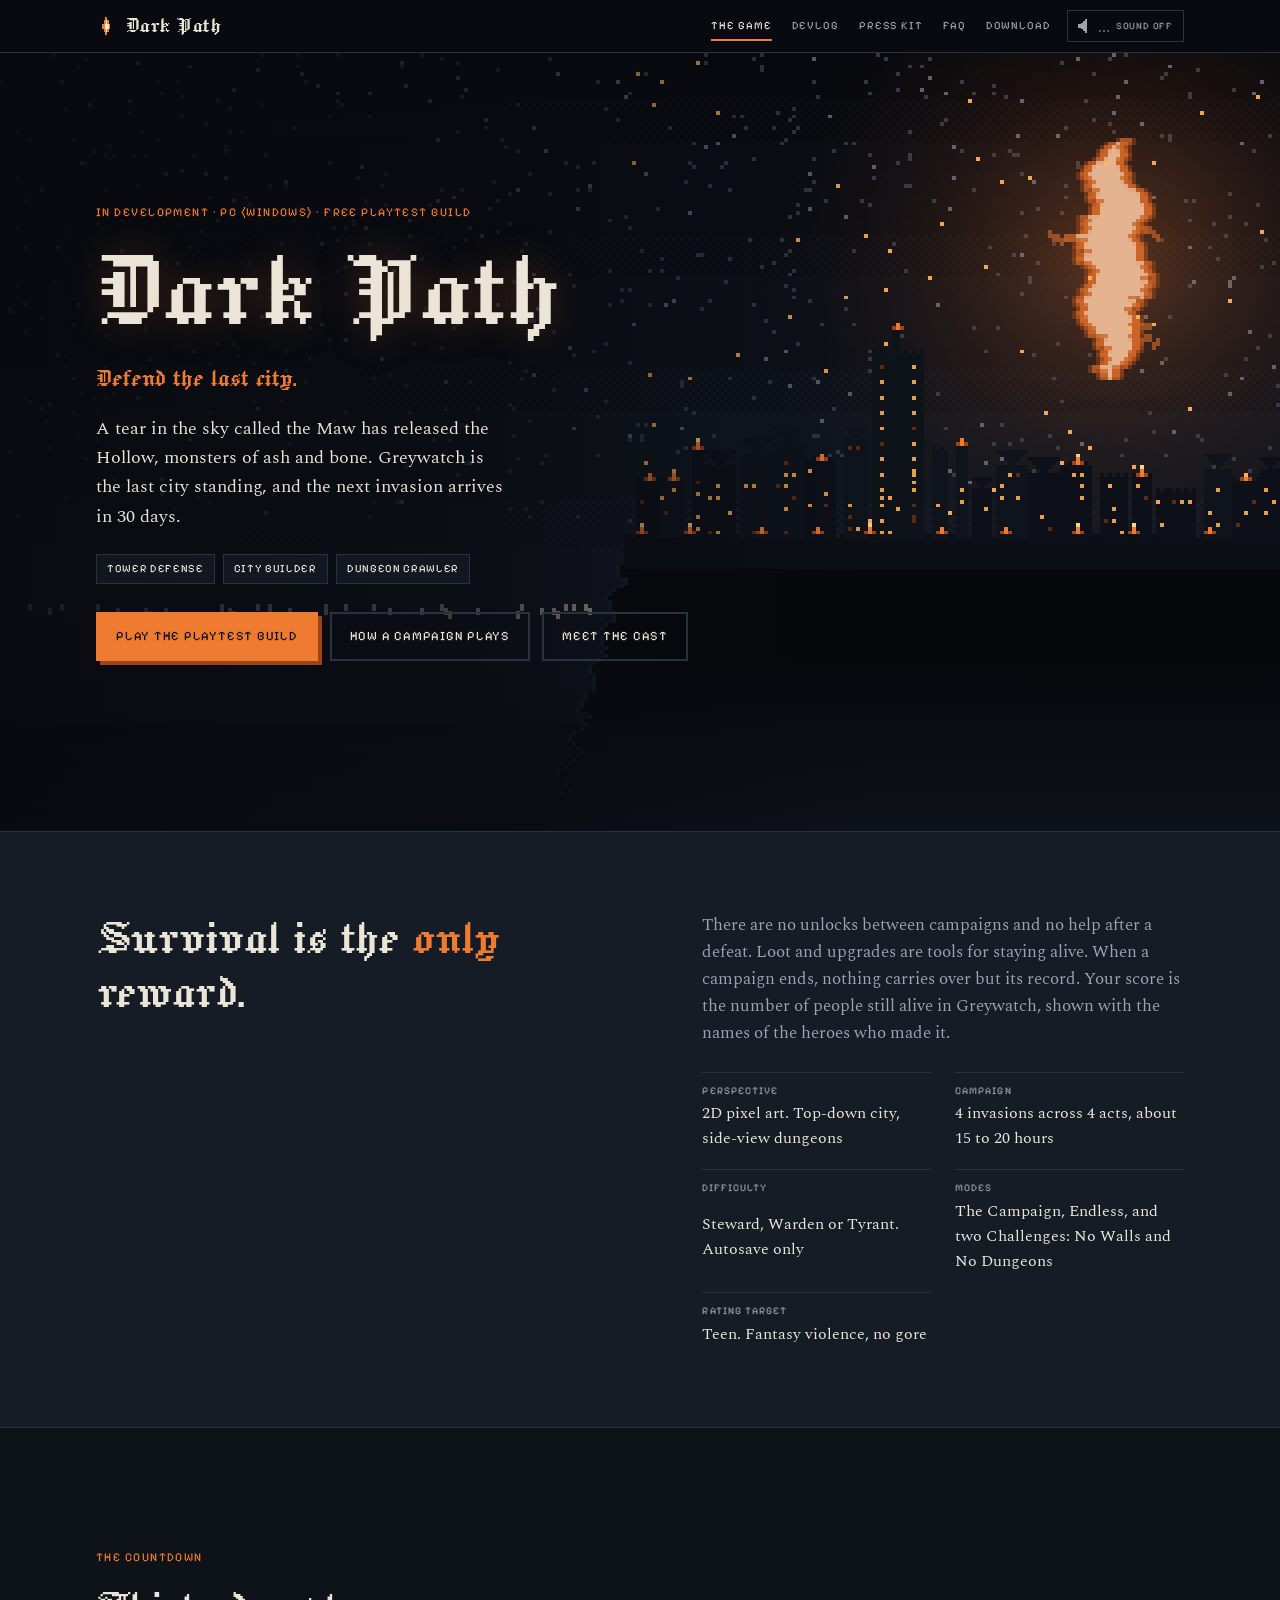
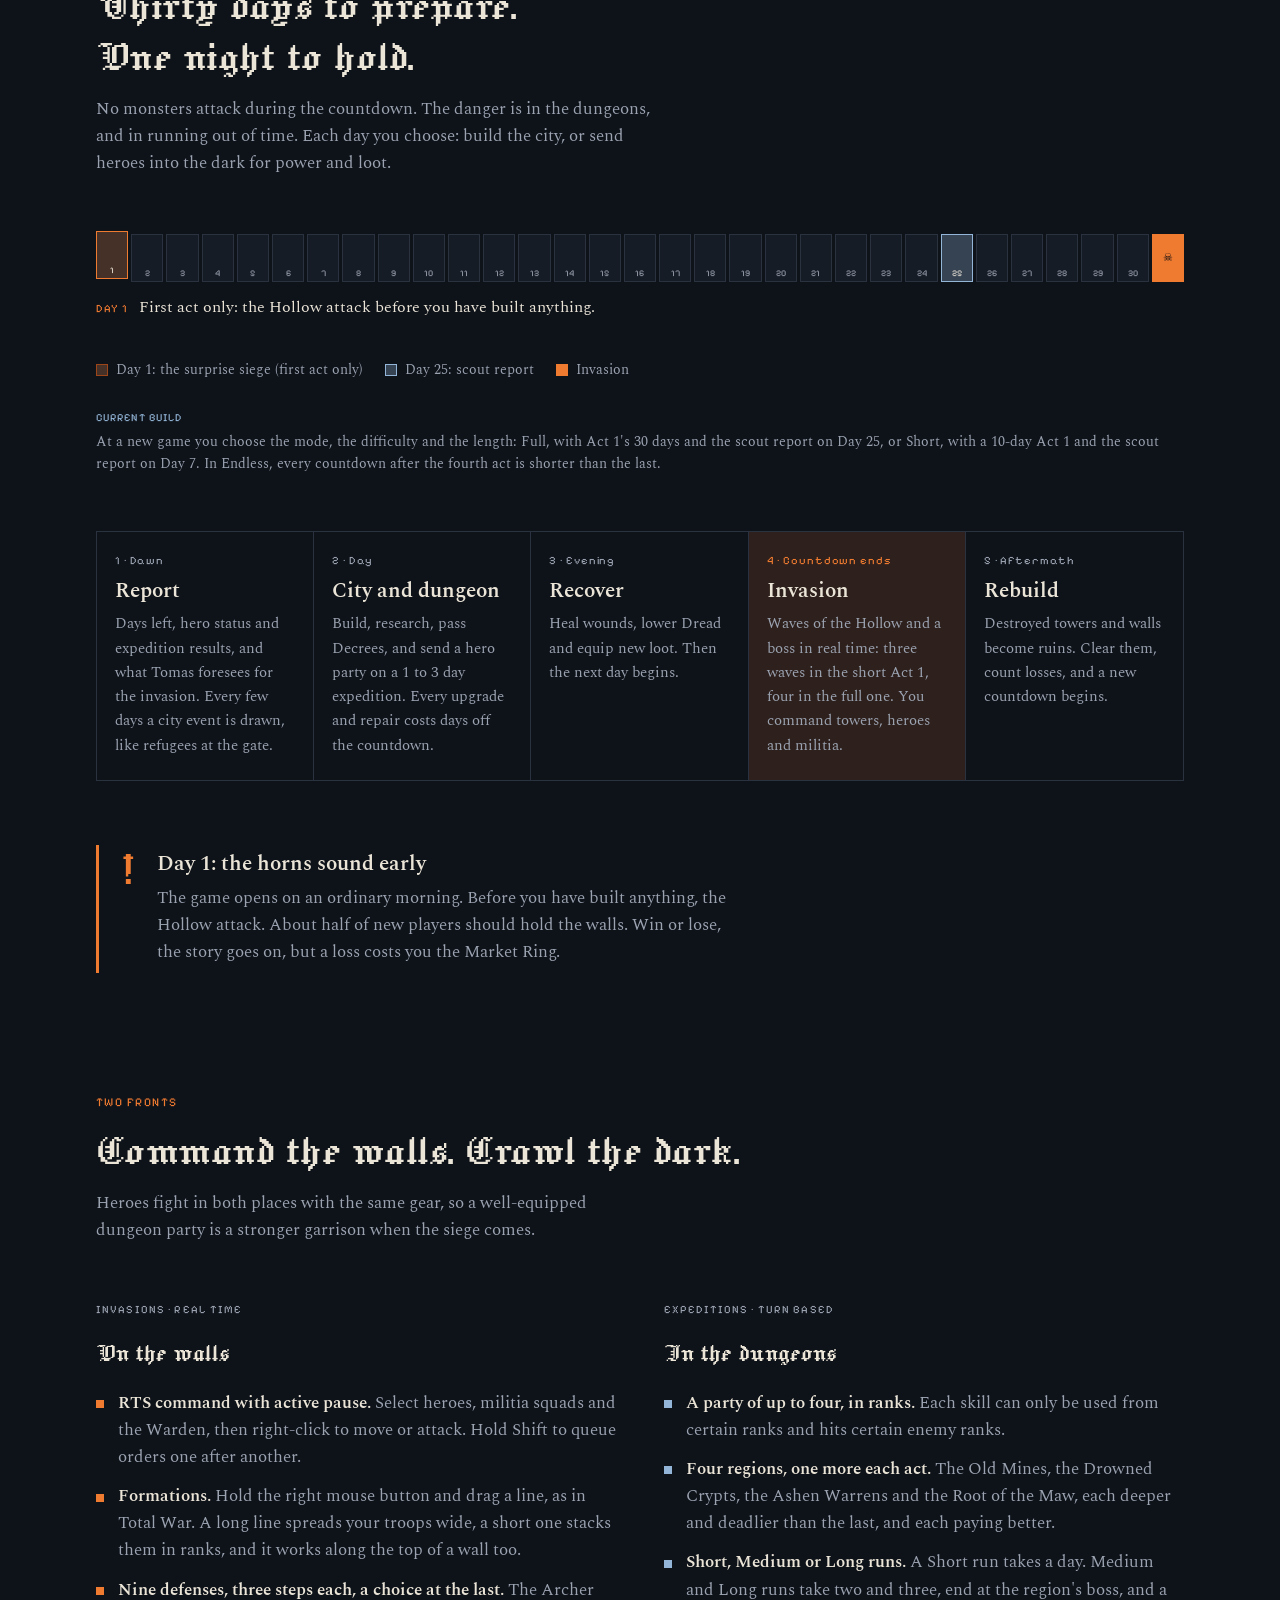
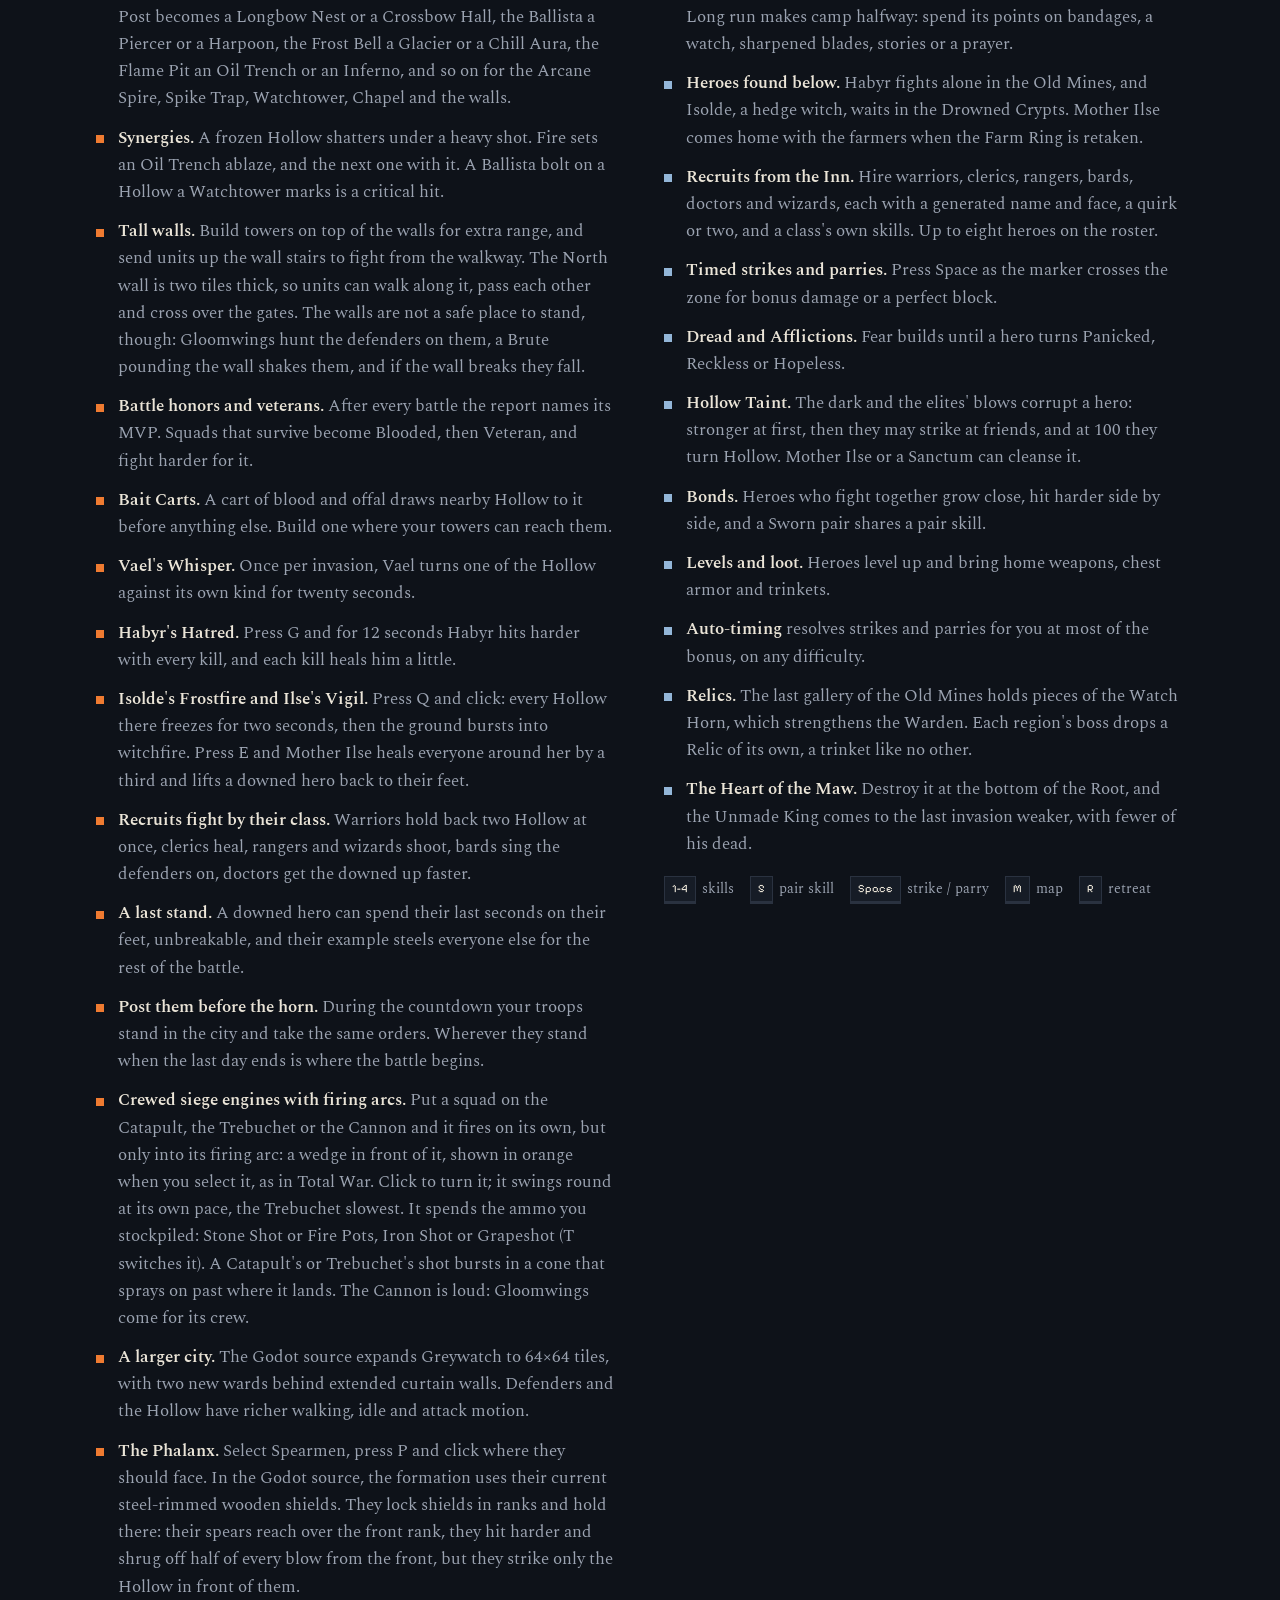
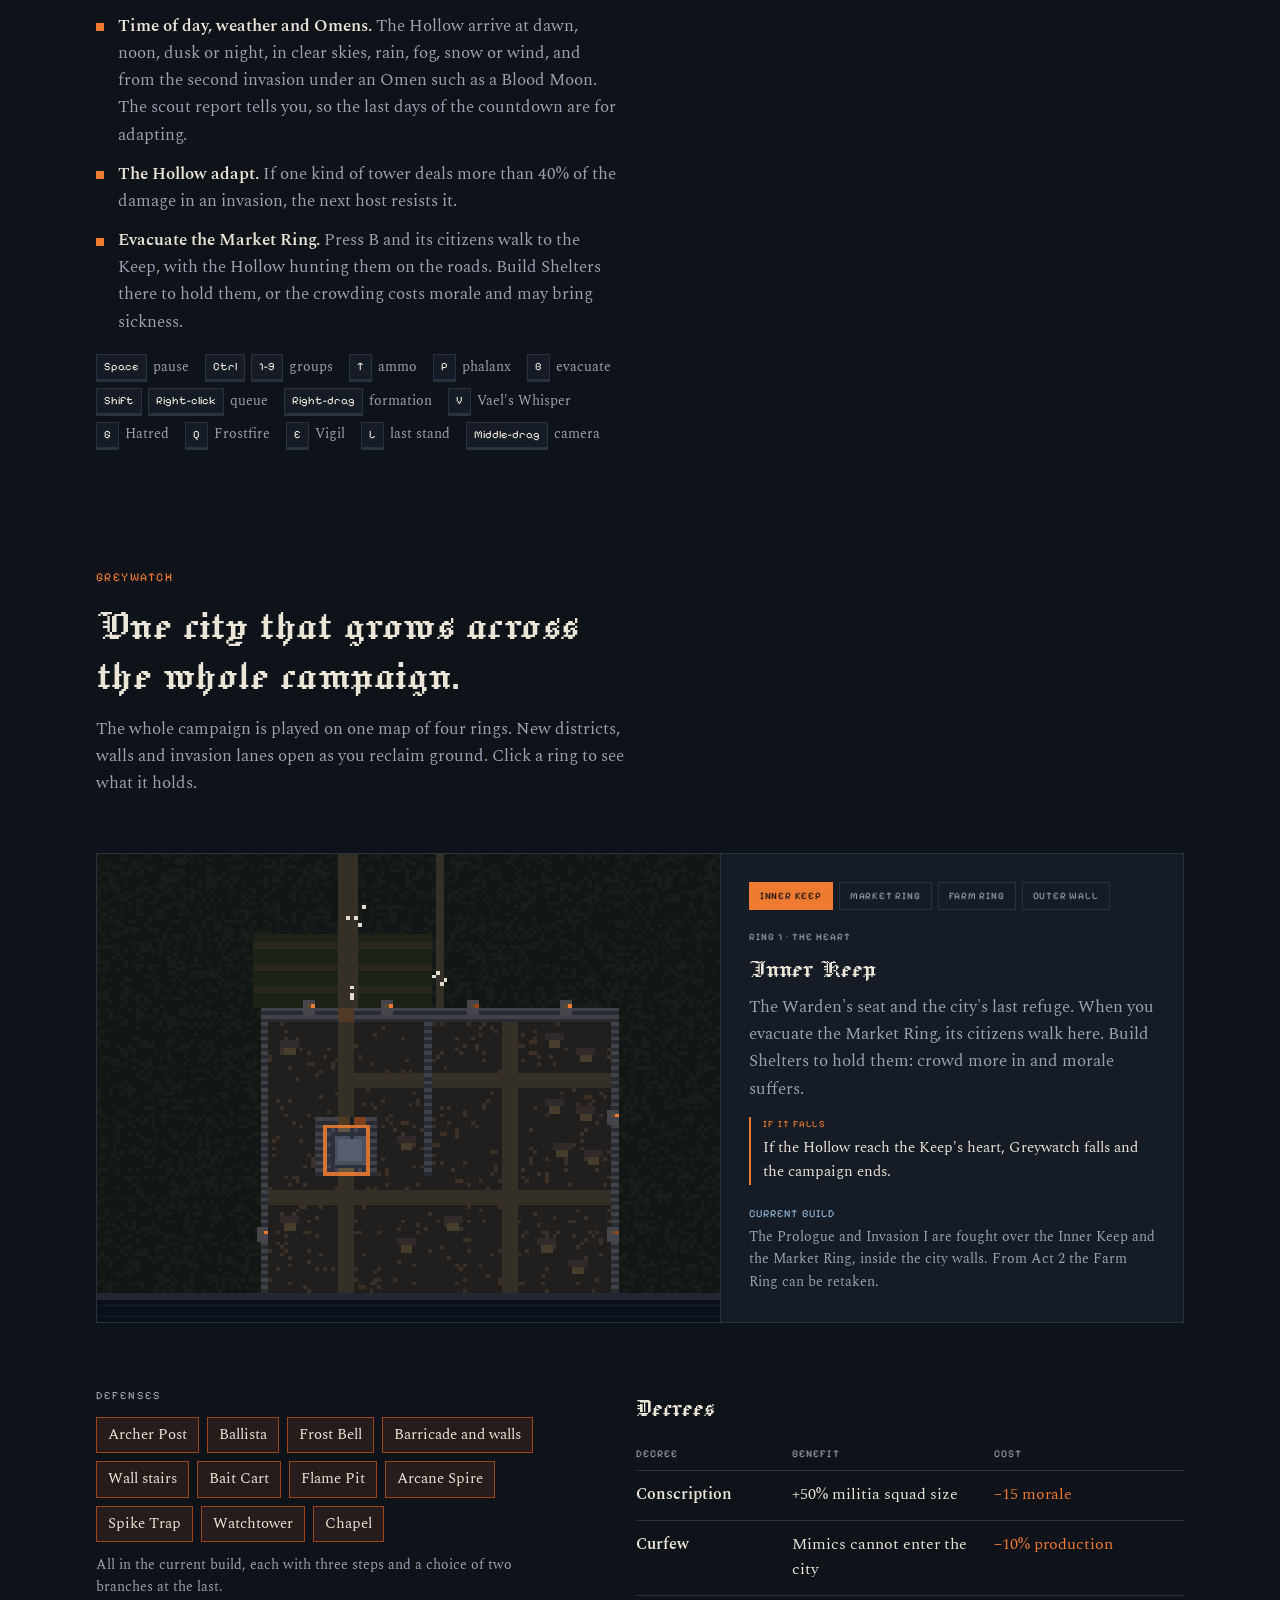
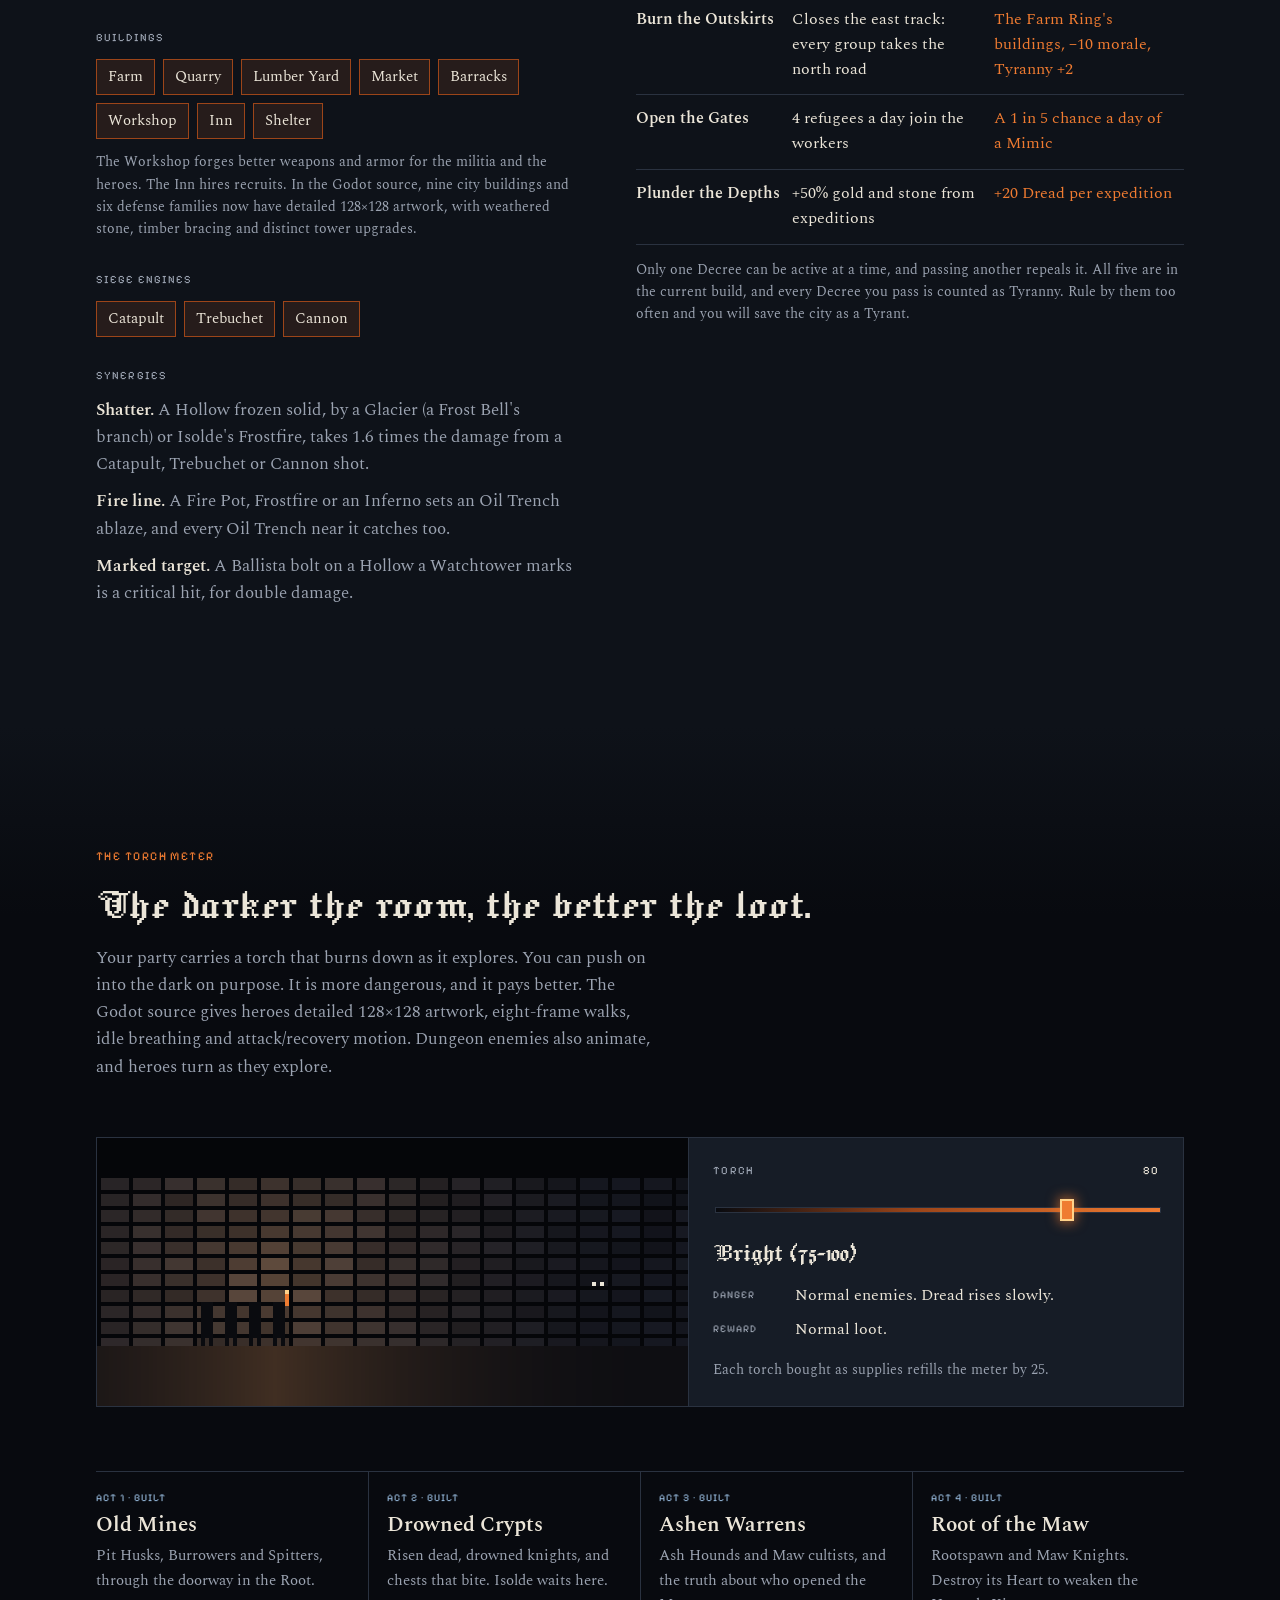
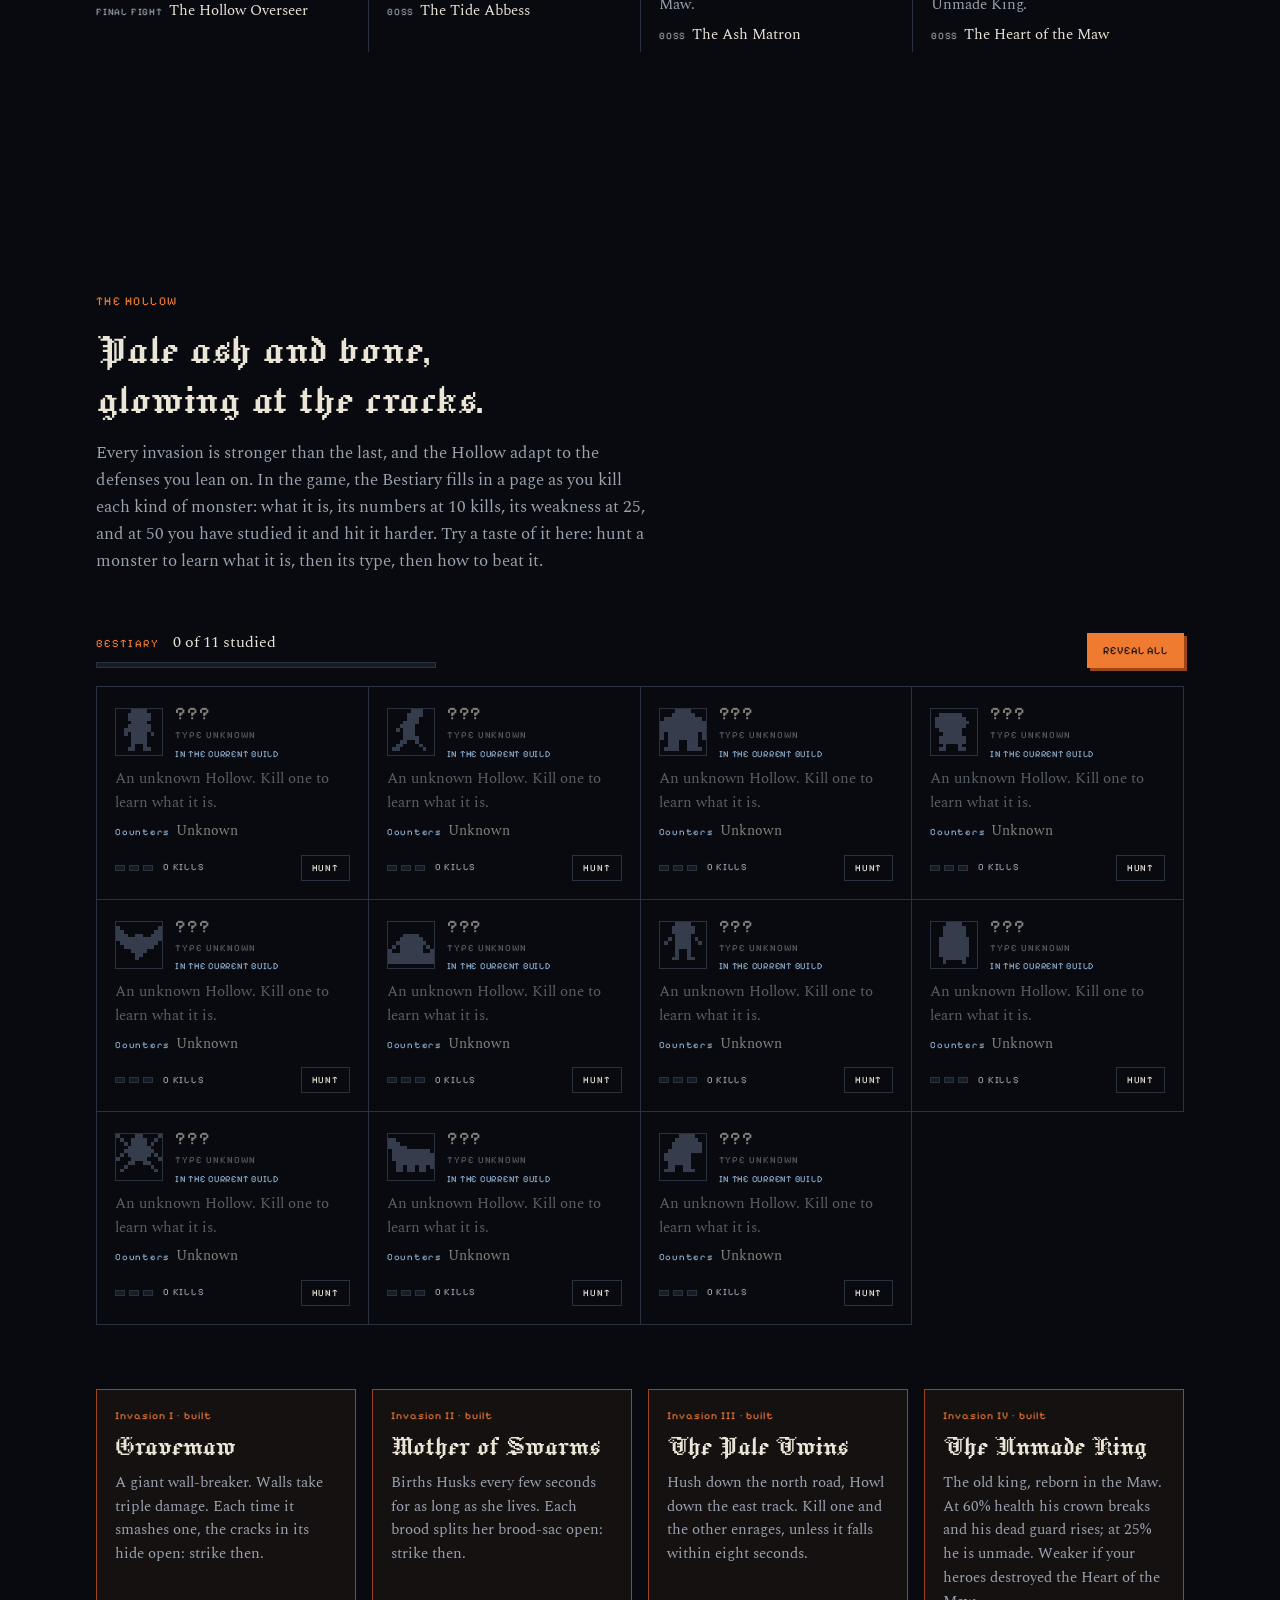
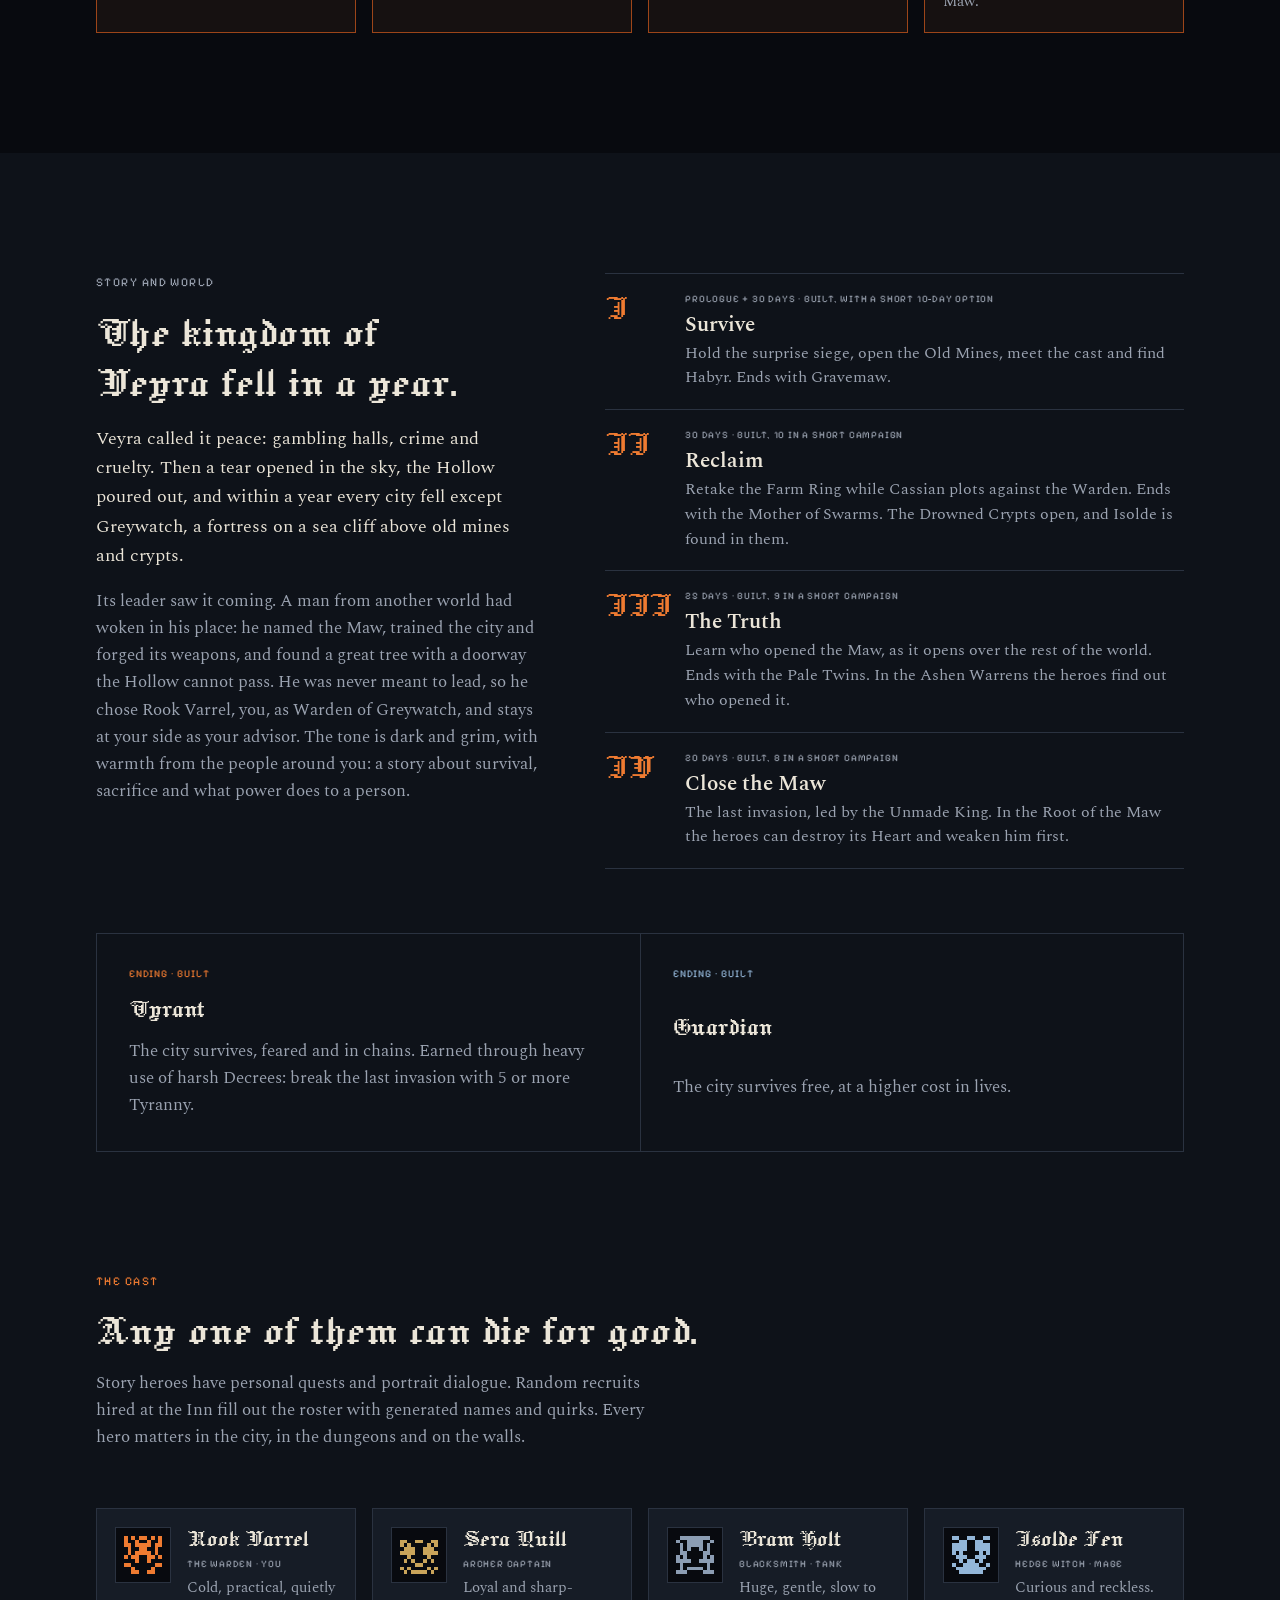
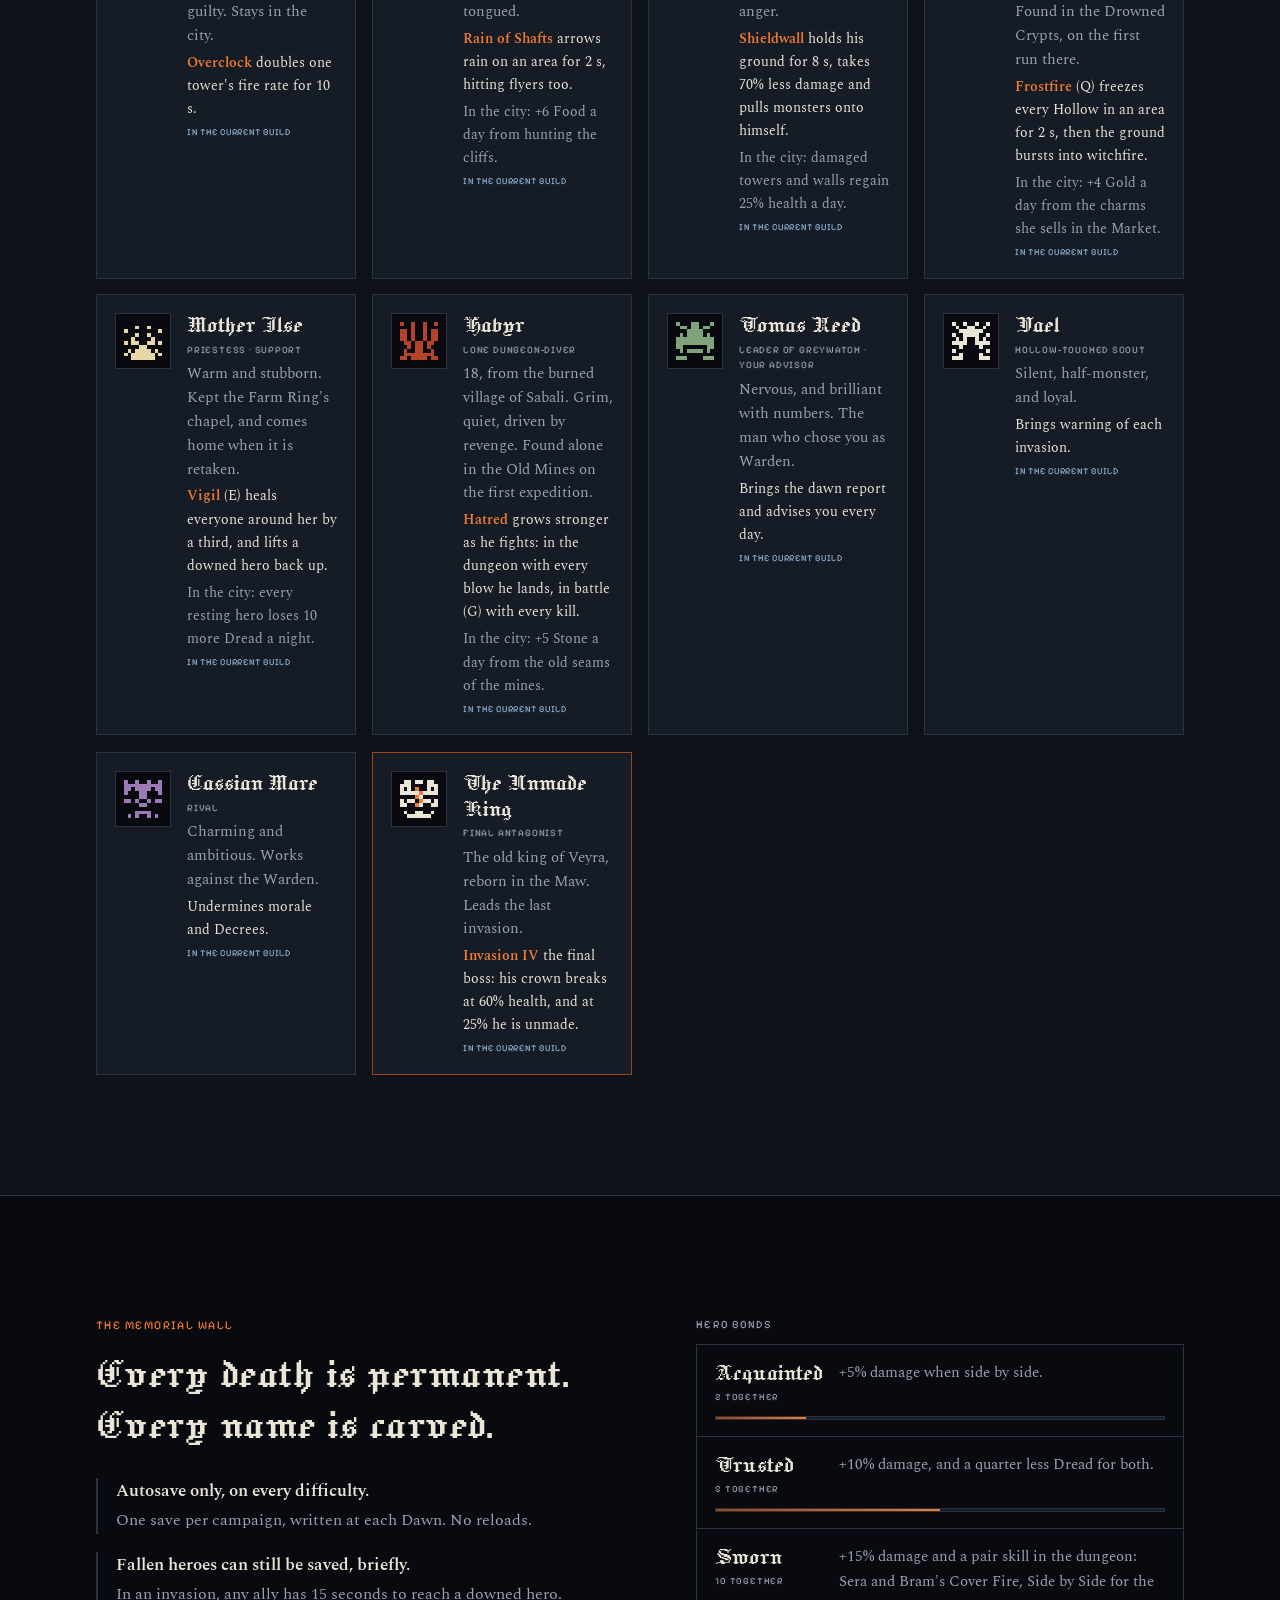
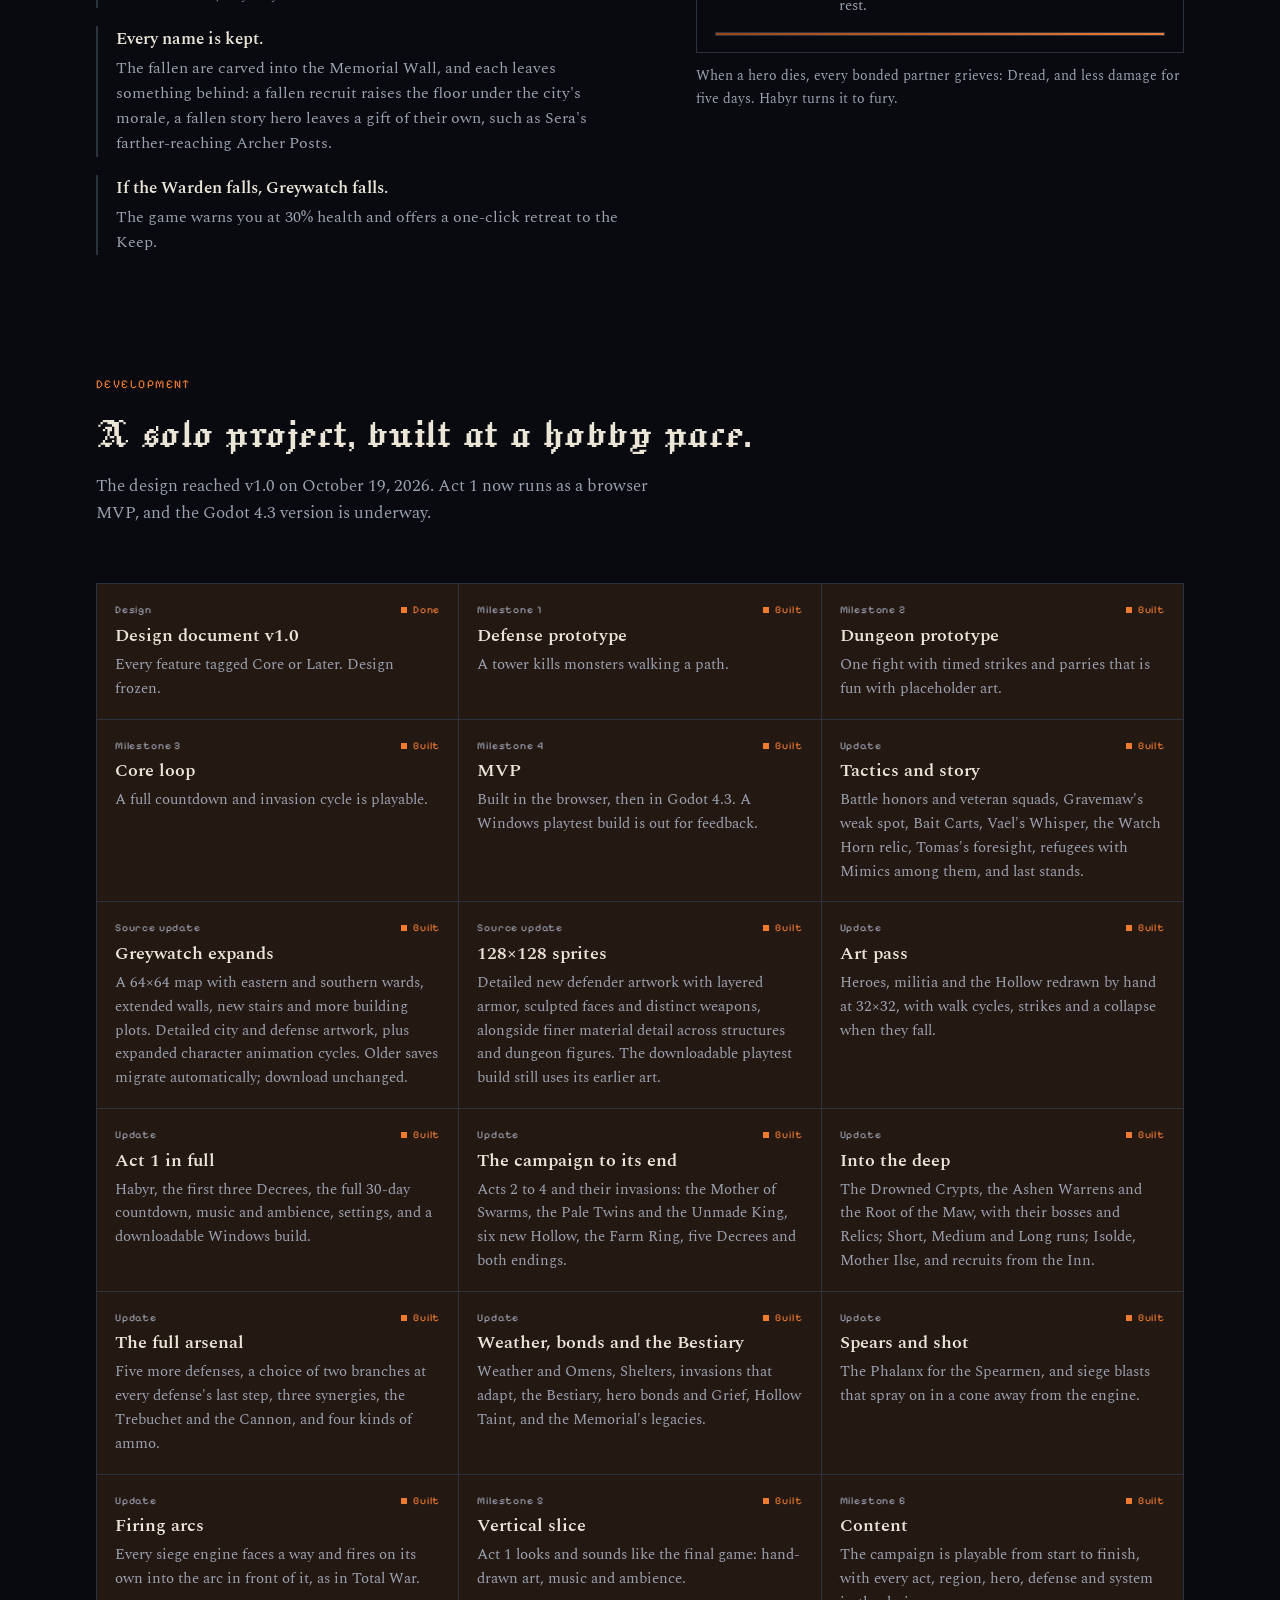
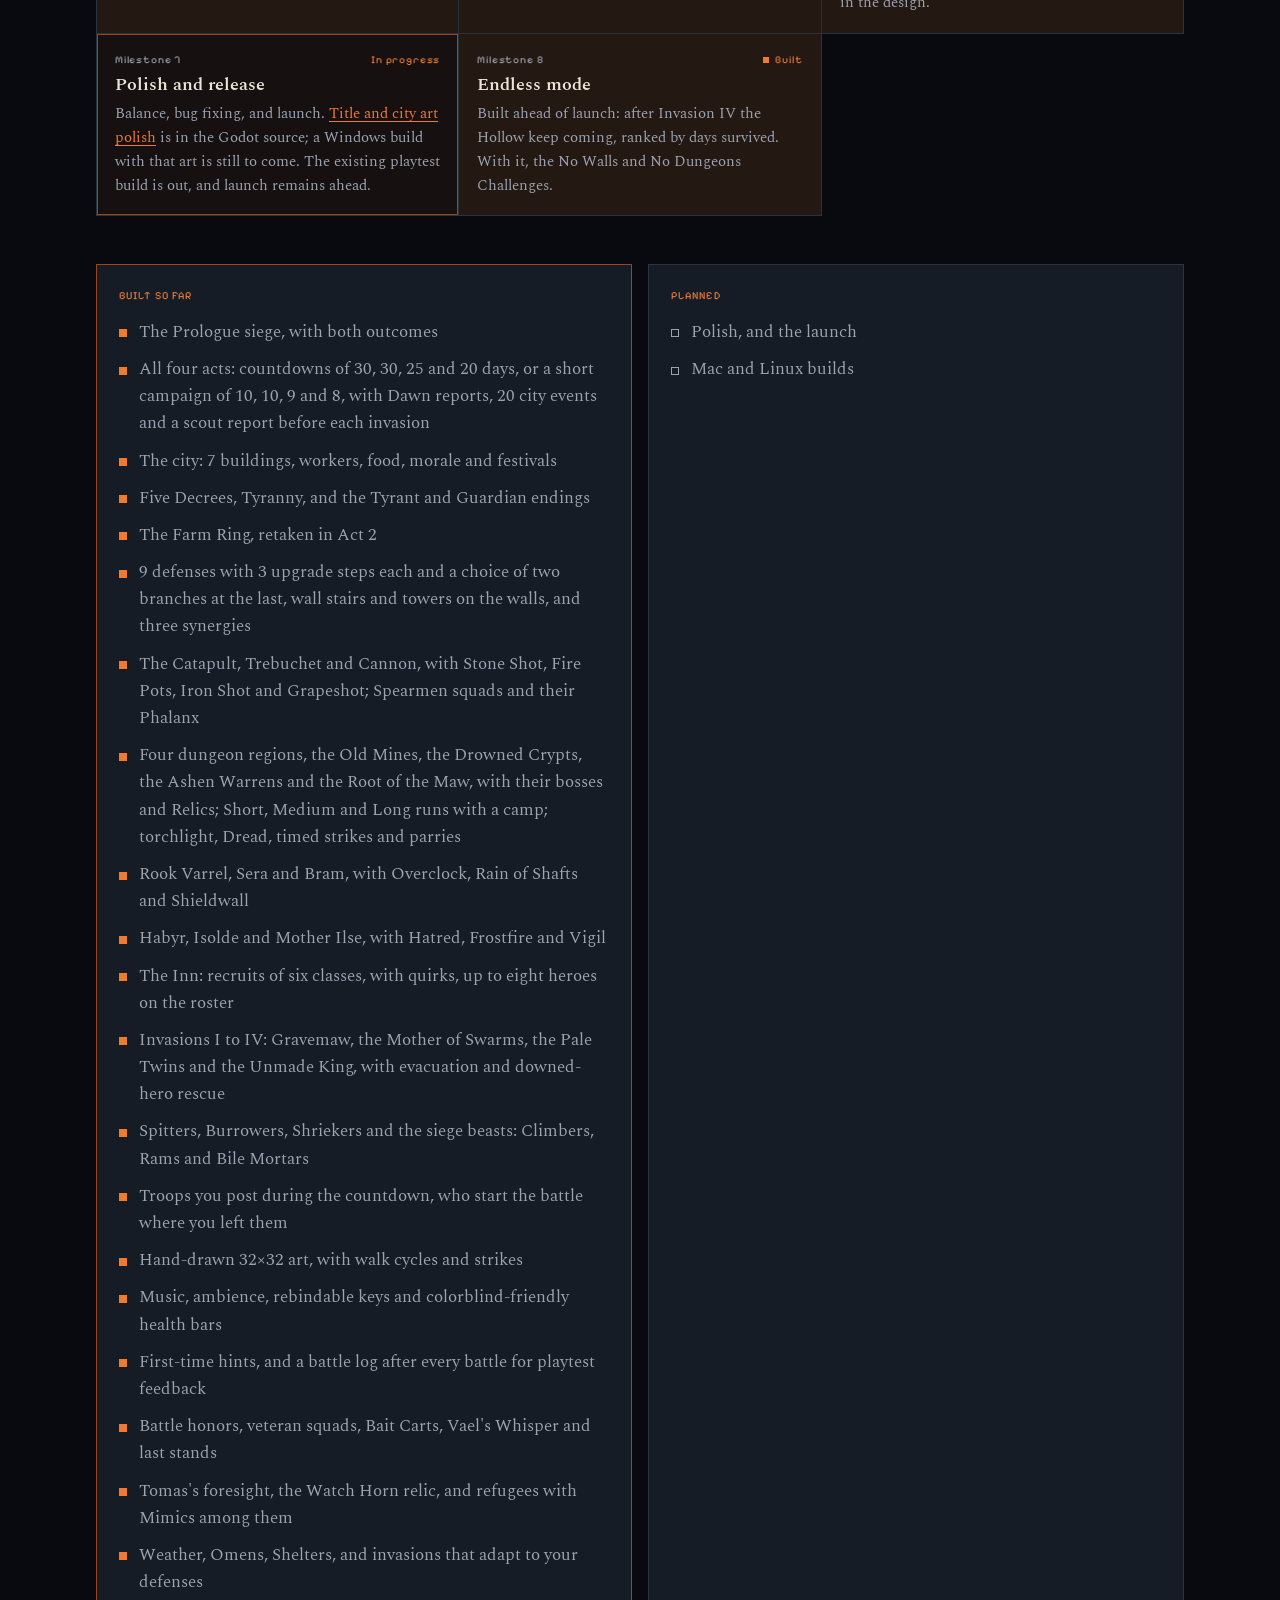
<file: index.html>
<!doctype html>
<html lang="en">
<head>
<meta charset="utf-8">
<meta name="viewport" content="width=device-width, initial-scale=1, viewport-fit=cover">
<title>Dark Path</title>
<meta name="description" content="Dark Path: a 2D dark-fantasy tower defense, city builder and dungeon crawler. Defend the last city.">
<link rel="canonical" href="https://mclianmalvar.github.io/darkpath/">
<meta name="theme-color" content="#080a0f">
<meta property="og:type" content="website">
<meta property="og:site_name" content="Dark Path">
<meta property="og:title" content="Dark Path">
<meta property="og:description" content="Dark Path: a 2D dark-fantasy tower defense, city builder and dungeon crawler. Defend the last city.">
<meta property="og:url" content="https://mclianmalvar.github.io/darkpath/">
<meta property="og:image" content="https://mclianmalvar.github.io/darkpath/og.png">
<meta property="og:image:width" content="1200">
<meta property="og:image:height" content="630">
<meta property="og:image:alt" content="Dark Path: the walled city of Greywatch on a sea cliff, under a glowing tear in the night sky.">
<meta name="twitter:card" content="summary_large_image">
<link rel="icon" type="image/svg+xml" href="assets/favicon.svg">
<link rel="preconnect" href="https://fonts.googleapis.com">
<link rel="preconnect" href="https://fonts.gstatic.com" crossorigin>
<link rel="stylesheet" href="https://fonts.googleapis.com/css2?family=Jacquard+12&family=Pixelify+Sans:wght@400..700&family=Spectral:ital,wght@0,400;0,600;1,400&display=swap">
<link rel="stylesheet" href="assets/site.css">
<script src="assets/site.js" defer></script>
<script src="assets/home.js" defer></script>
</head>
<body>
<header class="topbar">
  <div class="wrap">
    <a class="mark" href="#top"><svg viewBox="0 0 16 16" width="20" height="20" aria-hidden="true" shape-rendering="crispEdges"><rect width="16" height="16" fill="#080a0f"/><path fill="#ef7b31" d="M7 1h2v2h1v3h1v4h-1v3H9v2H7v-2H6v-3H5V6h1V3h1z"/><path fill="#f7efe0" d="M8 3h1v3h1v4H9v3H8v-3H7V6h1z"/></svg>Dark Path</a>
    <nav aria-label="Site">
      <a href="index.html" aria-current="page">The game</a>
      <a href="devlog.html">Devlog</a>
      <a href="presskit.html">Press kit</a>
      <a href="faq.html">FAQ</a>
      <a href="download.html">Download</a>
    </nav>
    <div class="bar-actions">
      <button type="button" class="sound-toggle" id="sound-toggle" aria-pressed="false" aria-label="Sound">
        <svg viewBox="0 0 14 14" width="14" height="14" aria-hidden="true" shape-rendering="crispEdges" fill="currentColor"><rect x="0" y="5" width="3" height="4"/><rect x="3" y="4" width="2" height="6"/><rect x="5" y="2" width="2" height="10"/><rect x="7" y="0" width="2" height="14"/></svg>
        <span class="bars" aria-hidden="true"><i></i><i></i><i></i></span>
        <span class="sound-label">Sound off</span>
      </button>
      <button type="button" class="menu-btn" id="menu-btn" aria-expanded="false" aria-controls="mmenu" aria-label="Open menu"><i></i><i></i><i></i></button>
    </div>
  </div>
  <span class="fuse" aria-hidden="true"></span>
</header>

<div class="mmenu" id="mmenu">
  <nav aria-label="All pages">
    <span class="menu-label">On this page</span>
    <a href="#cycle" style="--i:0"><span>The countdown</span><small>Thirty days to prepare</small></a>
    <a href="#fight" style="--i:1"><span>Two fronts</span><small>The walls and the dungeons</small></a>
    <a href="#city" style="--i:2"><span>Greywatch</span><small>The map and the Decrees</small></a>
    <a href="#dungeon" style="--i:3"><span>The torch meter</span><small>Push into the dark</small></a>
    <a href="#hollow" style="--i:4"><span>The Hollow</span><small>The Bestiary and the bosses</small></a>
    <a href="#story" style="--i:5"><span>Story</span><small>The fall of Veyra</small></a>
    <a href="#cast" style="--i:6"><span>Cast</span><small>Ten characters</small></a>
    <a href="#memorial" style="--i:7"><span>Memorial Wall</span><small>Every death is final</small></a>
    <a href="#roadmap" style="--i:8"><span>Roadmap</span><small>Development milestones</small></a>
    <span class="menu-label">Pages</span>
    <a href="index.html" aria-current="page" style="--i:9"><span>The game</span><small>Defend the last city</small></a>
    <a href="devlog.html" style="--i:10"><span>Devlog</span><small>News from Greywatch</small></a>
    <a href="presskit.html" style="--i:11"><span>Press kit</span><small>Facts, logos and art</small></a>
    <a href="faq.html" style="--i:12"><span>FAQ</span><small>Common questions</small></a>
    <a href="download.html" style="--i:13"><span>Download</span><small>Play the playtest build</small></a>
  </nav>
</div>

<main id="top">
  <section class="hero" aria-label="Dark Path">
    <canvas id="scene" aria-hidden="true"></canvas>
    <div class="wrap">
      <div class="hero-inner">
        <p class="eyebrow">In development &middot; PC (Windows) &middot; free playtest build</p>
        <h1>Dark Path</h1>
        <p class="tagline">Defend the last city.</p>
        <p class="pitch">A tear in the sky called the Maw has released the Hollow, monsters of ash and bone. Greywatch is the last city standing, and the next invasion arrives in 30 days.</p>
        <div class="genres"><span>Tower defense</span><span>City builder</span><span>Dungeon crawler</span></div>
        <div class="actions">
          <a class="btn" href="download.html">Play the playtest build</a>
          <a class="btn ghost" href="#cycle">How a campaign plays</a>
          <a class="btn ghost" href="#cast">Meet the cast</a>
        </div>
      </div>
    </div>
  </section>

  <section class="pillar" aria-label="Design pillar">
    <div class="wrap">
      <blockquote>Survival is the <em>only</em> reward.</blockquote>
      <div class="copy">
        <p>There are no unlocks between campaigns and no help after a defeat. Loot and upgrades are tools for staying alive. When a campaign ends, nothing carries over but its record. Your score is the number of people still alive in Greywatch, shown with the names of the heroes who made it.</p>
        <dl class="facts">
          <div><dt>Perspective</dt><dd>2D pixel art. Top-down city, side-view dungeons</dd></div>
          <div><dt>Campaign</dt><dd>4 invasions across 4 acts, about 15 to 20 hours</dd></div>
          <div><dt>Difficulty</dt><dd>Steward, Warden or Tyrant. Autosave only</dd></div>
          <div><dt>Modes</dt><dd>The Campaign, Endless, and two Challenges: No Walls and No Dungeons</dd></div>
          <div><dt>Rating target</dt><dd>Teen. Fantasy violence, no gore</dd></div>
        </dl>
      </div>
    </div>
  </section>

  <section class="section" id="cycle">
    <div class="wrap">
      <div class="section-head">
        <p class="eyebrow">The countdown</p>
        <h2>Thirty days to prepare. One night to hold.</h2>
        <p class="lede">No monsters attack during the countdown. The danger is in the dungeons, and in running out of time. Each day you choose: build the city, or send heroes into the dark for power and loot.</p>
      </div>

      <div class="countdown" id="countdown" aria-label="A 30-day countdown ending in an invasion"></div>
      <p class="day-readout" id="day-readout"></p>
      <div class="legend">
        <span><i class="pro"></i>Day 1: the surprise siege (first act only)</span>
        <span><i class="scout"></i>Day 25: scout report</span>
        <span><i class="inv"></i>Invasion</span>
      </div>
      <p class="build-note"><b>Current build</b>At a new game you choose the mode, the difficulty and the length: Full, with Act 1's 30 days and the scout report on Day 25, or Short, with a 10-day Act 1 and the scout report on Day 7. In Endless, every countdown after the fourth act is shorter than the last.</p>

      <ol class="phases">
        <li><span class="n">1 &middot; Dawn</span><h3>Report</h3><p>Days left, hero status and expedition results, and what Tomas foresees for the invasion. Every few days a city event is drawn, like refugees at the gate.</p></li>
        <li><span class="n">2 &middot; Day</span><h3>City and dungeon</h3><p>Build, research, pass Decrees, and send a hero party on a 1 to 3 day expedition. Every upgrade and repair costs days off the countdown.</p></li>
        <li><span class="n">3 &middot; Evening</span><h3>Recover</h3><p>Heal wounds, lower Dread and equip new loot. Then the next day begins.</p></li>
        <li class="hot"><span class="n">4 &middot; Countdown ends</span><h3>Invasion</h3><p>Waves of the Hollow and a boss in real time: three waves in the short Act 1, four in the full one. You command towers, heroes and militia.</p></li>
        <li><span class="n">5 &middot; Aftermath</span><h3>Rebuild</h3><p>Destroyed towers and walls become ruins. Clear them, count losses, and a new countdown begins.</p></li>
      </ol>
      <div class="prologue">
        <span class="horn" aria-hidden="true">!</span>
        <div>
          <h3>Day 1: the horns sound early</h3>
          <p>The game opens on an ordinary morning. Before you have built anything, the Hollow attack. About half of new players should hold the walls. Win or lose, the story goes on, but a loss costs you the Market Ring.</p>
        </div>
      </div>
    </div>
  </section>

  <section class="section" id="fight" style="padding-top:0">
    <div class="wrap">
      <div class="section-head">
        <p class="eyebrow">Two fronts</p>
        <h2>Command the walls. Crawl the dark.</h2>
        <p class="lede">Heroes fight in both places with the same gear, so a well-equipped dungeon party is a stronger garrison when the siege comes.</p>
      </div>
      <div class="fronts">
        <article class="front">
          <span class="mode">Invasions &middot; real time</span>
          <h3>On the walls</h3>
          <ul>
            <li><strong>RTS command with active pause.</strong> Select heroes, militia squads and the Warden, then right-click to move or attack. Hold Shift to queue orders one after another.</li>
            <li><strong>Formations.</strong> Hold the right mouse button and drag a line, as in Total War. A long line spreads your troops wide, a short one stacks them in ranks, and it works along the top of a wall too.</li>
            <li><strong>Nine defenses, three steps each, a choice at the last.</strong> The Archer Post becomes a Longbow Nest or a Crossbow Hall, the Ballista a Piercer or a Harpoon, the Frost Bell a Glacier or a Chill Aura, the Flame Pit an Oil Trench or an Inferno, and so on for the Arcane Spire, Spike Trap, Watchtower, Chapel and the walls.</li>
            <li><strong>Synergies.</strong> A frozen Hollow shatters under a heavy shot. Fire sets an Oil Trench ablaze, and the next one with it. A Ballista bolt on a Hollow a Watchtower marks is a critical hit.</li>
            <li><strong>Tall walls.</strong> Build towers on top of the walls for extra range, and send units up the wall stairs to fight from the walkway. The North wall is two tiles thick, so units can walk along it, pass each other and cross over the gates. The walls are not a safe place to stand, though: Gloomwings hunt the defenders on them, a Brute pounding the wall shakes them, and if the wall breaks they fall.</li>
            <li><strong>Battle honors and veterans.</strong> After every battle the report names its MVP. Squads that survive become Blooded, then Veteran, and fight harder for it.</li>
            <li><strong>Bait Carts.</strong> A cart of blood and offal draws nearby Hollow to it before anything else. Build one where your towers can reach them.</li>
            <li><strong>Vael's Whisper.</strong> Once per invasion, Vael turns one of the Hollow against its own kind for twenty seconds.</li>
            <li><strong>Habyr's Hatred.</strong> Press G and for 12 seconds Habyr hits harder with every kill, and each kill heals him a little.</li>
            <li><strong>Isolde's Frostfire and Ilse's Vigil.</strong> Press Q and click: every Hollow there freezes for two seconds, then the ground bursts into witchfire. Press E and Mother Ilse heals everyone around her by a third and lifts a downed hero back to their feet.</li>
            <li><strong>Recruits fight by their class.</strong> Warriors hold back two Hollow at once, clerics heal, rangers and wizards shoot, bards sing the defenders on, doctors get the downed up faster.</li>
            <li><strong>A last stand.</strong> A downed hero can spend their last seconds on their feet, unbreakable, and their example steels everyone else for the rest of the battle.</li>
            <li><strong>Post them before the horn.</strong> During the countdown your troops stand in the city and take the same orders. Wherever they stand when the last day ends is where the battle begins.</li>
            <li><strong>Crewed siege engines with firing arcs.</strong> Put a squad on the Catapult, the Trebuchet or the Cannon and it fires on its own, but only into its firing arc: a wedge in front of it, shown in orange when you select it, as in Total War. Click to turn it; it swings round at its own pace, the Trebuchet slowest. It spends the ammo you stockpiled: Stone Shot or Fire Pots, Iron Shot or Grapeshot (T switches it). A Catapult's or Trebuchet's shot bursts in a cone that sprays on past where it lands. The Cannon is loud: Gloomwings come for its crew.</li>
            <li><strong>A larger city.</strong> The Godot source expands Greywatch to 64&times;64 tiles, with two new wards behind extended curtain walls. Defenders and the Hollow have richer walking, idle and attack motion.</li>
            <li><strong>The Phalanx.</strong> Select Spearmen, press P and click where they should face. In the Godot source, the formation uses their current steel-rimmed wooden shields. They lock shields in ranks and hold there: their spears reach over the front rank, they hit harder and shrug off half of every blow from the front, but they strike only the Hollow in front of them.</li>
            <li><strong>Time of day, weather and Omens.</strong> The Hollow arrive at dawn, noon, dusk or night, in clear skies, rain, fog, snow or wind, and from the second invasion under an Omen such as a Blood Moon. The scout report tells you, so the last days of the countdown are for adapting.</li>
            <li><strong>The Hollow adapt.</strong> If one kind of tower deals more than 40% of the damage in an invasion, the next host resists it.</li>
            <li><strong>Evacuate the Market Ring.</strong> Press B and its citizens walk to the Keep, with the Hollow hunting them on the roads. Build Shelters there to hold them, or the crowding costs morale and may bring sickness.</li>
          </ul>
          <div class="keys"><span class="k"><kbd>Space</kbd><span>pause</span></span><span class="k"><kbd>Ctrl</kbd><kbd>1-9</kbd><span>groups</span></span><span class="k"><kbd>T</kbd><span>ammo</span></span><span class="k"><kbd>P</kbd><span>phalanx</span></span><span class="k"><kbd>B</kbd><span>evacuate</span></span><span class="k"><kbd>Shift</kbd><kbd>Right-click</kbd><span>queue</span></span><span class="k"><kbd>Right-drag</kbd><span>formation</span></span><span class="k"><kbd>V</kbd><span>Vael's Whisper</span></span><span class="k"><kbd>G</kbd><span>Hatred</span></span><span class="k"><kbd>Q</kbd><span>Frostfire</span></span><span class="k"><kbd>E</kbd><span>Vigil</span></span><span class="k"><kbd>L</kbd><span>last stand</span></span><span class="k"><kbd>Middle-drag</kbd><span>camera</span></span></div>
        </article>
        <article class="front dungeon">
          <span class="mode">Expeditions &middot; turn based</span>
          <h3>In the dungeons</h3>
          <ul>
            <li><strong>A party of up to four, in ranks.</strong> Each skill can only be used from certain ranks and hits certain enemy ranks.</li>
            <li><strong>Four regions, one more each act.</strong> The Old Mines, the Drowned Crypts, the Ashen Warrens and the Root of the Maw, each deeper and deadlier than the last, and each paying better.</li>
            <li><strong>Short, Medium or Long runs.</strong> A Short run takes a day. Medium and Long runs take two and three, end at the region's boss, and a Long run makes camp halfway: spend its points on bandages, a watch, sharpened blades, stories or a prayer.</li>
            <li><strong>Heroes found below.</strong> Habyr fights alone in the Old Mines, and Isolde, a hedge witch, waits in the Drowned Crypts. Mother Ilse comes home with the farmers when the Farm Ring is retaken.</li>
            <li><strong>Recruits from the Inn.</strong> Hire warriors, clerics, rangers, bards, doctors and wizards, each with a generated name and face, a quirk or two, and a class's own skills. Up to eight heroes on the roster.</li>
            <li><strong>Timed strikes and parries.</strong> Press Space as the marker crosses the zone for bonus damage or a perfect block.</li>
            <li><strong>Dread and Afflictions.</strong> Fear builds until a hero turns Panicked, Reckless or Hopeless.</li>
            <li><strong>Hollow Taint.</strong> The dark and the elites' blows corrupt a hero: stronger at first, then they may strike at friends, and at 100 they turn Hollow. Mother Ilse or a Sanctum can cleanse it.</li>
            <li><strong>Bonds.</strong> Heroes who fight together grow close, hit harder side by side, and a Sworn pair shares a pair skill.</li>
            <li><strong>Levels and loot.</strong> Heroes level up and bring home weapons, chest armor and trinkets.</li>
            <li><strong>Auto-timing</strong> resolves strikes and parries for you at most of the bonus, on any difficulty.</li>
            <li><strong>Relics.</strong> The last gallery of the Old Mines holds pieces of the Watch Horn, which strengthens the Warden. Each region's boss drops a Relic of its own, a trinket like no other.</li>
            <li><strong>The Heart of the Maw.</strong> Destroy it at the bottom of the Root, and the Unmade King comes to the last invasion weaker, with fewer of his dead.</li>
          </ul>
          <div class="keys"><span class="k"><kbd>1-4</kbd><span>skills</span></span><span class="k"><kbd>5</kbd><span>pair skill</span></span><span class="k"><kbd>Space</kbd><span>strike / parry</span></span><span class="k"><kbd>M</kbd><span>map</span></span><span class="k"><kbd>R</kbd><span>retreat</span></span></div>
        </article>
      </div>
    </div>
  </section>

  <section class="section" id="city" style="padding-top:0">
    <div class="wrap">
      <div class="section-head">
        <p class="eyebrow">Greywatch</p>
        <h2>One city that grows across the whole campaign.</h2>
        <p class="lede">The whole campaign is played on one map of four rings. New districts, walls and invasion lanes open as you reclaim ground. Click a ring to see what it holds.</p>
      </div>
      <div class="ring-map">
        <div class="map-frame">
          <canvas id="city-map" aria-hidden="true"></canvas>
          <span class="map-tip" id="map-tip" hidden></span>
        </div>
        <div class="ring-panel">
          <div class="ring-tabs" role="tablist" aria-label="City rings">
            <button type="button" role="tab" class="ring-tab" id="ring-tab-0" aria-controls="ring-info">Inner Keep</button>
            <button type="button" role="tab" class="ring-tab" id="ring-tab-1" aria-controls="ring-info">Market Ring</button>
            <button type="button" role="tab" class="ring-tab" id="ring-tab-2" aria-controls="ring-info">Farm Ring</button>
            <button type="button" role="tab" class="ring-tab" id="ring-tab-3" aria-controls="ring-info">Outer Wall</button>
          </div>
          <div class="ring-info" id="ring-info" role="tabpanel" aria-labelledby="ring-tab-0">
            <p class="ring-pos">Ring 1 &middot; the heart</p>
            <h3>Inner Keep</h3>
            <p class="ring-text">The Warden's seat and the city's last refuge.</p>
            <p class="ring-fall"><b>If it falls</b><span>Greywatch falls and the campaign ends.</span></p>
          </div>
          <p class="build-note"><b>Current build</b>The Prologue and Invasion I are fought over the Inner Keep and the Market Ring, inside the city walls. From Act 2 the Farm Ring can be retaken.</p>
        </div>
      </div>
    </div>
    <div class="wrap city-grid">
      <div>
        <div class="sub">
          <span class="label">Defenses</span>
          <div class="chips"><span class="built">Archer Post</span><span class="built">Ballista</span><span class="built">Frost Bell</span><span class="built">Barricade and walls</span><span class="built">Wall stairs</span><span class="built">Bait Cart</span><span class="built">Flame Pit</span><span class="built">Arcane Spire</span><span class="built">Spike Trap</span><span class="built">Watchtower</span><span class="built">Chapel</span></div>
          <p class="chips-note">All in the current build, each with three steps and a choice of two branches at the last.</p>
        </div>
        <div class="sub">
          <span class="label">Buildings</span>
          <div class="chips"><span class="built">Farm</span><span class="built">Quarry</span><span class="built">Lumber Yard</span><span class="built">Market</span><span class="built">Barracks</span><span class="built">Workshop</span><span class="built">Inn</span><span class="built">Shelter</span></div>
          <p class="chips-note">The Workshop forges better weapons and armor for the militia and the heroes. The Inn hires recruits. In the Godot source, nine city buildings and six defense families now have detailed 128&times;128 artwork, with weathered stone, timber bracing and distinct tower upgrades.</p>
        </div>
        <div class="sub">
          <span class="label">Siege engines</span>
          <div class="chips"><span class="built">Catapult</span><span class="built">Trebuchet</span><span class="built">Cannon</span></div>
        </div>
        <div class="sub">
          <span class="label">Synergies</span>
          <ul class="synergy">
            <li><b>Shatter.</b> A Hollow frozen solid, by a Glacier (a Frost Bell's branch) or Isolde's Frostfire, takes 1.6 times the damage from a Catapult, Trebuchet or Cannon shot.</li>
            <li><b>Fire line.</b> A Fire Pot, Frostfire or an Inferno sets an Oil Trench ablaze, and every Oil Trench near it catches too.</li>
            <li><b>Marked target.</b> A Ballista bolt on a Hollow a Watchtower marks is a critical hit, for double damage.</li>
          </ul>
        </div>
      </div>
      <div class="table-scroll">
        <table>
          <caption>Decrees</caption>
          <thead><tr><th scope="col">Decree</th><th scope="col">Benefit</th><th scope="col">Cost</th></tr></thead>
          <tbody>
            <tr><td>Conscription</td><td>+50% militia squad size</td><td class="cost">&minus;15 morale</td></tr>
            <tr><td>Curfew</td><td>Mimics cannot enter the city</td><td class="cost">&minus;10% production</td></tr>
            <tr><td>Burn the Outskirts</td><td>Closes the east track: every group takes the north road</td><td class="cost">The Farm Ring's buildings, &minus;10 morale, Tyranny +2</td></tr>
            <tr><td>Open the Gates</td><td>4 refugees a day join the workers</td><td class="cost">A 1 in 5 chance a day of a Mimic</td></tr>
            <tr><td>Plunder the Depths</td><td>+50% gold and stone from expeditions</td><td class="cost">+20 Dread per expedition</td></tr>
          </tbody>
        </table>
        <p class="torch-hint" style="margin-top:14px">Only one Decree can be active at a time, and passing another repeals it. All five are in the current build, and every Decree you pass is counted as Tyranny. Rule by them too often and you will save the city as a Tyrant.</p>
      </div>
    </div>
  </section>

  <section class="section deep" id="dungeon" data-mood="dark">
    <div class="wrap">
      <div class="section-head">
        <p class="eyebrow">The torch meter</p>
        <h2>The darker the room, the better the loot.</h2>
        <p class="lede">Your party carries a torch that burns down as it explores. You can push on into the dark on purpose. It is more dangerous, and it pays better. The Godot source gives heroes detailed 128&times;128 artwork, eight-frame walks, idle breathing and attack/recovery motion. Dungeon enemies also animate, and heroes turn as they explore.</p>
      </div>
      <div class="torch-box">
        <div class="corridor" id="corridor"><canvas id="corridor-canvas" aria-hidden="true"></canvas></div>
        <div class="torch-controls">
          <label for="torch">Torch <output id="torch-out" for="torch">80</output></label>
          <input type="range" id="torch" min="0" max="100" value="80" step="1">
          <p class="light-level" id="light-level">Bright</p>
          <dl class="torch-readout">
            <div><dt>Danger</dt><dd id="torch-danger">Normal enemies. Dread rises slowly.</dd></div>
            <div><dt>Reward</dt><dd id="torch-reward">Normal loot.</dd></div>
          </dl>
          <p class="torch-hint">Each torch bought as supplies refills the meter by 25.</p>
        </div>
      </div>

      <div class="regions">
        <div class="region"><span class="act">Act 1 &middot; built</span><h3>Old Mines</h3><p>Pit Husks, Burrowers and Spitters, through the doorway in the Root.</p><p class="boss"><b>Final fight</b>The Hollow Overseer</p></div>
        <div class="region"><span class="act">Act 2 &middot; built</span><h3>Drowned Crypts</h3><p>Risen dead, drowned knights, and chests that bite. Isolde waits here.</p><p class="boss"><b>Boss</b>The Tide Abbess</p></div>
        <div class="region"><span class="act">Act 3 &middot; built</span><h3>Ashen Warrens</h3><p>Ash Hounds and Maw cultists, and the truth about who opened the Maw.</p><p class="boss"><b>Boss</b>The Ash Matron</p></div>
        <div class="region"><span class="act">Act 4 &middot; built</span><h3>Root of the Maw</h3><p>Rootspawn and Maw Knights. Destroy its Heart to weaken the Unmade King.</p><p class="boss"><b>Boss</b>The Heart of the Maw</p></div>
      </div>
    </div>
  </section>

  <section class="section hollow" id="hollow" data-mood="siege">
    <div class="wrap">
      <div class="section-head">
        <p class="eyebrow">The Hollow</p>
        <h2>Pale ash and bone, glowing at the cracks.</h2>
        <p class="lede">Every invasion is stronger than the last, and the Hollow adapt to the defenses you lean on. In the game, the Bestiary fills in a page as you kill each kind of monster: what it is, its numbers at 10 kills, its weakness at 25, and at 50 you have studied it and hit it harder. Try a taste of it here: hunt a monster to learn what it is, then its type, then how to beat it.</p>
      </div>
      <div class="bestiary-bar">
        <div class="bestiary-progress">
          <span class="label">Bestiary</span>
          <output id="bestiary-count">0 of 11 studied</output>
          <span class="meter" aria-hidden="true"><i id="bestiary-meter"></i></span>
        </div>
        <div class="bestiary-actions">
          <button type="button" class="pixel-btn ghost" id="reset-bestiary" hidden>Start over</button>
          <button type="button" class="pixel-btn" id="reveal-all">Reveal all</button>
        </div>
      </div>
      <div class="roster" id="roster"></div>
      <div class="bosses">
        <article class="boss-card"><span class="inv">Invasion I &middot; built</span><h3>Gravemaw</h3><p>A giant wall-breaker. Walls take triple damage. Each time it smashes one, the cracks in its hide open: strike then.</p></article>
        <article class="boss-card"><span class="inv">Invasion II &middot; built</span><h3>Mother of Swarms</h3><p>Births Husks every few seconds for as long as she lives. Each brood splits her brood-sac open: strike then.</p></article>
        <article class="boss-card"><span class="inv">Invasion III &middot; built</span><h3>The Pale Twins</h3><p>Hush down the north road, Howl down the east track. Kill one and the other enrages, unless it falls within eight seconds.</p></article>
        <article class="boss-card"><span class="inv">Invasion IV &middot; built</span><h3>The Unmade King</h3><p>The old king, reborn in the Maw. At 60% health his crown breaks and his dead guard rises; at 25% he is unmade. Weaker if your heroes destroyed the Heart of the Maw.</p></article>
      </div>
    </div>
  </section>

  <section class="section" id="story">
    <div class="wrap">
      <div class="story-grid">
        <div class="setting">
          <p class="eyebrow">Story and world</p>
          <h2>The kingdom of Veyra fell in a year.</h2>
          <p class="first">Veyra called it peace: gambling halls, crime and cruelty. Then a tear opened in the sky, the Hollow poured out, and within a year every city fell except Greywatch, a fortress on a sea cliff above old mines and crypts.</p>
          <p>Its leader saw it coming. A man from another world had woken in his place: he named the Maw, trained the city and forged its weapons, and found a great tree with a doorway the Hollow cannot pass. He was never meant to lead, so he chose Rook Varrel, you, as Warden of Greywatch, and stays at your side as your advisor. The tone is dark and grim, with warmth from the people around you: a story about survival, sacrifice and what power does to a person.</p>
        </div>
        <ol class="acts">
          <li><span class="roman">I</span><div><span class="days">Prologue + 30 days &middot; built, with a short 10-day option</span><h3>Survive</h3><p>Hold the surprise siege, open the Old Mines, meet the cast and find Habyr. Ends with Gravemaw.</p></div></li>
          <li><span class="roman">II</span><div><span class="days">30 days &middot; built, 10 in a short campaign</span><h3>Reclaim</h3><p>Retake the Farm Ring while Cassian plots against the Warden. Ends with the Mother of Swarms. The Drowned Crypts open, and Isolde is found in them.</p></div></li>
          <li><span class="roman">III</span><div><span class="days">25 days &middot; built, 9 in a short campaign</span><h3>The Truth</h3><p>Learn who opened the Maw, as it opens over the rest of the world. Ends with the Pale Twins. In the Ashen Warrens the heroes find out who opened it.</p></div></li>
          <li><span class="roman">IV</span><div><span class="days">20 days &middot; built, 8 in a short campaign</span><h3>Close the Maw</h3><p>The last invasion, led by the Unmade King. In the Root of the Maw the heroes can destroy its Heart and weaken him first.</p></div></li>
        </ol>
      </div>
      <div class="endings">
        <div class="ending tyrant"><span class="label">Ending &middot; built</span><h3>Tyrant</h3><p>The city survives, feared and in chains. Earned through heavy use of harsh Decrees: break the last invasion with 5 or more Tyranny.</p></div>
        <div class="ending guardian"><span class="label">Ending &middot; built</span><h3>Guardian</h3><p>The city survives free, at a higher cost in lives.</p></div>
      </div>
    </div>
  </section>

  <section class="section" id="cast" style="padding-top:0">
    <div class="wrap">
      <div class="section-head">
        <p class="eyebrow">The cast</p>
        <h2>Any one of them can die for good.</h2>
        <p class="lede">Story heroes have personal quests and portrait dialogue. Random recruits hired at the Inn fill out the roster with generated names and quirks. Every hero matters in the city, in the dungeons and on the walls.</p>
      </div>
      <div class="cast" id="cast-list"></div>
    </div>
  </section>

  <section class="section memorial" id="memorial" data-mood="dark">
    <div class="wrap memorial-grid">
      <div>
        <div class="section-head" style="margin-bottom:28px">
          <p class="eyebrow">The Memorial Wall</p>
          <h2>Every death is permanent. Every name is carved.</h2>
        </div>
        <ul class="rules">
          <li><b>Autosave only, on every difficulty.</b><span>One save per campaign, written at each Dawn. No reloads.</span></li>
          <li><b>Fallen heroes can still be saved, briefly.</b><span>In an invasion, any ally has 15 seconds to reach a downed hero.</span></li>
          <li><b>Every name is kept.</b><span>The fallen are carved into the Memorial Wall, and each leaves something behind: a fallen recruit raises the floor under the city's morale, a fallen story hero leaves a gift of their own, such as Sera's farther-reaching Archer Posts.</span></li>
          <li><b>If the Warden falls, Greywatch falls.</b><span>The game warns you at 30% health and offers a one-click retreat to the Keep.</span></li>
        </ul>
      </div>
      <div>
        <p class="bonds-title">Hero bonds</p>
        <div class="bonds">
          <div class="bond"><span class="lvl">Acquainted<small>2 together</small></span><p>+5% damage when side by side.</p><span class="meter" aria-hidden="true"><i style="width:20%"></i></span></div>
          <div class="bond"><span class="lvl">Trusted<small>5 together</small></span><p>+10% damage, and a quarter less Dread for both.</p><span class="meter" aria-hidden="true"><i style="width:50%"></i></span></div>
          <div class="bond"><span class="lvl">Sworn<small>10 together</small></span><p>+15% damage and a pair skill in the dungeon: Sera and Bram's Cover Fire, Side by Side for the rest.</p><span class="meter" aria-hidden="true"><i style="width:100%"></i></span></div>
        </div>
        <p class="torch-hint" style="margin-top:12px">When a hero dies, every bonded partner grieves: Dread, and less damage for five days. Habyr turns it to fury.</p>
      </div>
    </div>
  </section>

  <section class="section roadmap" id="roadmap" style="padding-top:0">
    <div class="wrap">
      <div class="section-head">
        <p class="eyebrow">Development</p>
        <h2>A solo project, built at a hobby pace.</h2>
        <p class="lede">The design reached v1.0 on October 19, 2026. Act 1 now runs as a browser MVP, and the Godot 4.3 version is underway.</p>
      </div>
      <ol class="road">
        <li class="done"><span class="n"><span>Design</span><span class="state">Done</span></span><h3>Design document v1.0</h3><p>Every feature tagged Core or Later. Design frozen.</p></li>
        <li class="done"><span class="n"><span>Milestone 1</span><span class="state">Built</span></span><h3>Defense prototype</h3><p>A tower kills monsters walking a path.</p></li>
        <li class="done"><span class="n"><span>Milestone 2</span><span class="state">Built</span></span><h3>Dungeon prototype</h3><p>One fight with timed strikes and parries that is fun with placeholder art.</p></li>
        <li class="done"><span class="n"><span>Milestone 3</span><span class="state">Built</span></span><h3>Core loop</h3><p>A full countdown and invasion cycle is playable.</p></li>
        <li class="done"><span class="n"><span>Milestone 4</span><span class="state">Built</span></span><h3>MVP</h3><p>Built in the browser, then in Godot 4.3. A Windows playtest build is out for feedback.</p></li>
        <li class="done"><span class="n"><span>Update</span><span class="state">Built</span></span><h3>Tactics and story</h3><p>Battle honors and veteran squads, Gravemaw's weak spot, Bait Carts, Vael's Whisper, the Watch Horn relic, Tomas's foresight, refugees with Mimics among them, and last stands.</p></li>
        <li class="done"><span class="n"><span>Source update</span><span class="state">Built</span></span><h3>Greywatch expands</h3><p>A 64&times;64 map with eastern and southern wards, extended walls, new stairs and more building plots. Detailed city and defense artwork, plus expanded character animation cycles. Older saves migrate automatically; download unchanged.</p></li>
        <li class="done"><span class="n"><span>Source update</span><span class="state">Built</span></span><h3>128&times;128 sprites</h3><p>Detailed new defender artwork with layered armor, sculpted faces and distinct weapons, alongside finer material detail across structures and dungeon figures. The downloadable playtest build still uses its earlier art.</p></li>
        <li class="done"><span class="n"><span>Update</span><span class="state">Built</span></span><h3>Art pass</h3><p>Heroes, militia and the Hollow redrawn by hand at 32&times;32, with walk cycles, strikes and a collapse when they fall.</p></li>
        <li class="done"><span class="n"><span>Update</span><span class="state">Built</span></span><h3>Act 1 in full</h3><p>Habyr, the first three Decrees, the full 30-day countdown, music and ambience, settings, and a downloadable Windows build.</p></li>
        <li class="done"><span class="n"><span>Update</span><span class="state">Built</span></span><h3>The campaign to its end</h3><p>Acts 2 to 4 and their invasions: the Mother of Swarms, the Pale Twins and the Unmade King, six new Hollow, the Farm Ring, five Decrees and both endings.</p></li>
        <li class="done"><span class="n"><span>Update</span><span class="state">Built</span></span><h3>Into the deep</h3><p>The Drowned Crypts, the Ashen Warrens and the Root of the Maw, with their bosses and Relics; Short, Medium and Long runs; Isolde, Mother Ilse, and recruits from the Inn.</p></li>
        <li class="done"><span class="n"><span>Update</span><span class="state">Built</span></span><h3>The full arsenal</h3><p>Five more defenses, a choice of two branches at every defense's last step, three synergies, the Trebuchet and the Cannon, and four kinds of ammo.</p></li>
        <li class="done"><span class="n"><span>Update</span><span class="state">Built</span></span><h3>Weather, bonds and the Bestiary</h3><p>Weather and Omens, Shelters, invasions that adapt, the Bestiary, hero bonds and Grief, Hollow Taint, and the Memorial's legacies.</p></li>
        <li class="done"><span class="n"><span>Update</span><span class="state">Built</span></span><h3>Spears and shot</h3><p>The Phalanx for the Spearmen, and siege blasts that spray on in a cone away from the engine.</p></li>
        <li class="done"><span class="n"><span>Update</span><span class="state">Built</span></span><h3>Firing arcs</h3><p>Every siege engine faces a way and fires on its own into the arc in front of it, as in Total War.</p></li>
        <li class="done"><span class="n"><span>Milestone 5</span><span class="state">Built</span></span><h3>Vertical slice</h3><p>Act 1 looks and sounds like the final game: hand-drawn art, music and ambience.</p></li>
        <li class="done"><span class="n"><span>Milestone 6</span><span class="state">Built</span></span><h3>Content</h3><p>The campaign is playable from start to finish, with every act, region, hero, defense and system in the design.</p></li>
        <li class="now"><span class="n"><span>Milestone 7</span><span class="state">In progress</span></span><h3>Polish and release</h3><p>Balance, bug fixing, and launch. <a class="text-link" href="devlog.html#greywatch-art-polish">Title and city art polish</a> is in the Godot source; a Windows build with that art is still to come. The existing playtest build is out, and launch remains ahead.</p></li>
        <li class="done"><span class="n"><span>Milestone 8</span><span class="state">Built</span></span><h3>Endless mode</h3><p>Built ahead of launch: after Invasion IV the Hollow keep coming, ranked by days survived. With it, the No Walls and No Dungeons Challenges.</p></li>
      </ol>
      <div class="scope">
        <div class="scope-col built">
          <p class="side-label">Built so far</p>
          <ul class="ticks">
            <li>The Prologue siege, with both outcomes</li>
            <li>All four acts: countdowns of 30, 30, 25 and 20 days, or a short campaign of 10, 10, 9 and 8, with Dawn reports, 20 city events and a scout report before each invasion</li>
            <li>The city: 7 buildings, workers, food, morale and festivals</li>
            <li>Five Decrees, Tyranny, and the Tyrant and Guardian endings</li>
            <li>The Farm Ring, retaken in Act 2</li>
            <li>9 defenses with 3 upgrade steps each and a choice of two branches at the last, wall stairs and towers on the walls, and three synergies</li>
            <li>The Catapult, Trebuchet and Cannon, with Stone Shot, Fire Pots, Iron Shot and Grapeshot; Spearmen squads and their Phalanx</li>
            <li>Four dungeon regions, the Old Mines, the Drowned Crypts, the Ashen Warrens and the Root of the Maw, with their bosses and Relics; Short, Medium and Long runs with a camp; torchlight, Dread, timed strikes and parries</li>
            <li>Rook Varrel, Sera and Bram, with Overclock, Rain of Shafts and Shieldwall</li>
            <li>Habyr, Isolde and Mother Ilse, with Hatred, Frostfire and Vigil</li>
            <li>The Inn: recruits of six classes, with quirks, up to eight heroes on the roster</li>
            <li>Invasions I to IV: Gravemaw, the Mother of Swarms, the Pale Twins and the Unmade King, with evacuation and downed-hero rescue</li>
            <li>Spitters, Burrowers, Shriekers and the siege beasts: Climbers, Rams and Bile Mortars</li>
            <li>Troops you post during the countdown, who start the battle where you left them</li>
            <li>Hand-drawn 32&times;32 art, with walk cycles and strikes</li>
            <li>Music, ambience, rebindable keys and colorblind-friendly health bars</li>
            <li>First-time hints, and a battle log after every battle for playtest feedback</li>
            <li>Battle honors, veteran squads, Bait Carts, Vael's Whisper and last stands</li>
            <li>Tomas's foresight, the Watch Horn relic, and refugees with Mimics among them</li>
            <li>Weather, Omens, Shelters, and invasions that adapt to your defenses</li>
            <li>The Bestiary, hero bonds and Grief, Hollow Taint, and the Memorial's legacies</li>
            <li>Permanent death, the Memorial Wall and one-slot autosave</li>
            <li>Endless mode, and the No Walls and No Dungeons Challenges, with records kept on the title screen</li>
          </ul>
        </div>
        <div class="scope-col">
          <p class="side-label">Planned</p>
          <ul class="ticks planned">
            <li>Polish, and the launch</li>
            <li>Mac and Linux builds</li>
          </ul>
        </div>
      </div>
      <dl class="specs">
        <div><dt>Engine</dt><dd>Godot 4.3</dd></div>
        <div><dt>Platform</dt><dd>PC (Windows)</dd></div>
        <div><dt>Art</dt><dd>128&times;128 sprite textures in Godot source; earlier art in the playtest download</dd></div>
        <div><dt>Release plan</dt><dd>To be decided</dd></div>
      </dl>
    </div>
  </section>

  <section class="follow" id="follow" aria-label="Follow development">
    <div class="wrap">
      <div>
        <p class="eyebrow">Follow development</p>
        <h2>Watch Greywatch get built.</h2>
        <p class="lede">Follow along on GitHub to see each milestone as it lands, from the first tower to the last invasion.</p>
      </div>
      <a class="btn" id="follow-link" href="https://github.com/mclianmalvar/darkpath" target="_blank" rel="noopener">Follow on GitHub</a>
    </div>
  </section>
</main>

<a class="to-top" id="to-top" href="#top" aria-label="Back to top">
  <svg viewBox="0 0 12 12" width="14" height="14" aria-hidden="true" shape-rendering="crispEdges" fill="currentColor"><rect x="5" y="1" width="2" height="10"/><rect x="3" y="3" width="2" height="2"/><rect x="7" y="3" width="2" height="2"/><rect x="1" y="5" width="2" height="2"/><rect x="9" y="5" width="2" height="2"/></svg>
</a>

<footer>
  <div class="wrap footer-grid">
    <div class="footer-brand">
      <a class="mark" href="#top"><svg viewBox="0 0 16 16" width="20" height="20" aria-hidden="true" shape-rendering="crispEdges"><rect width="16" height="16" fill="#080a0f"/><path fill="#ef7b31" d="M7 1h2v2h1v3h1v4h-1v3H9v2H7v-2H6v-3H5V6h1V3h1z"/><path fill="#f7efe0" d="M8 3h1v3h1v4H9v3H8v-3H7V6h1z"/></svg>Dark Path</a>
      <p>Defend the last city. A 2D dark-fantasy tower defense, city builder and dungeon crawler for PC, in development.</p>
    </div>
    <nav class="footer-links" aria-label="Footer">
      <div><span class="label">The game</span><a href="index.html#cycle">How it plays</a><a href="index.html#hollow">The Hollow</a><a href="index.html#cast">Cast</a><a href="index.html#roadmap">Roadmap</a></div>
      <div><span class="label">News and media</span><a href="devlog.html">Devlog</a><a href="presskit.html">Press kit</a><a href="faq.html">FAQ</a><a href="download.html">Download</a></div>
      <div><span class="label">Follow</span><a href="https://github.com/mclianmalvar/darkpath" target="_blank" rel="noopener">GitHub</a><a href="https://github.com/mclianmalvar/darkpath/issues" target="_blank" rel="noopener">Ask a question</a></div>
    </nav>
  </div>
  <div class="wrap footer-legal">
    <span>&copy; 2026 Mc Lian M. Malvar. All characters, setting and story are original.</span>
    <span>No cookies or trackers. Fonts load from Google Fonts. Bestiary progress stays in your browser.</span>
  </div>
</footer>
</body>
</html>
</file>
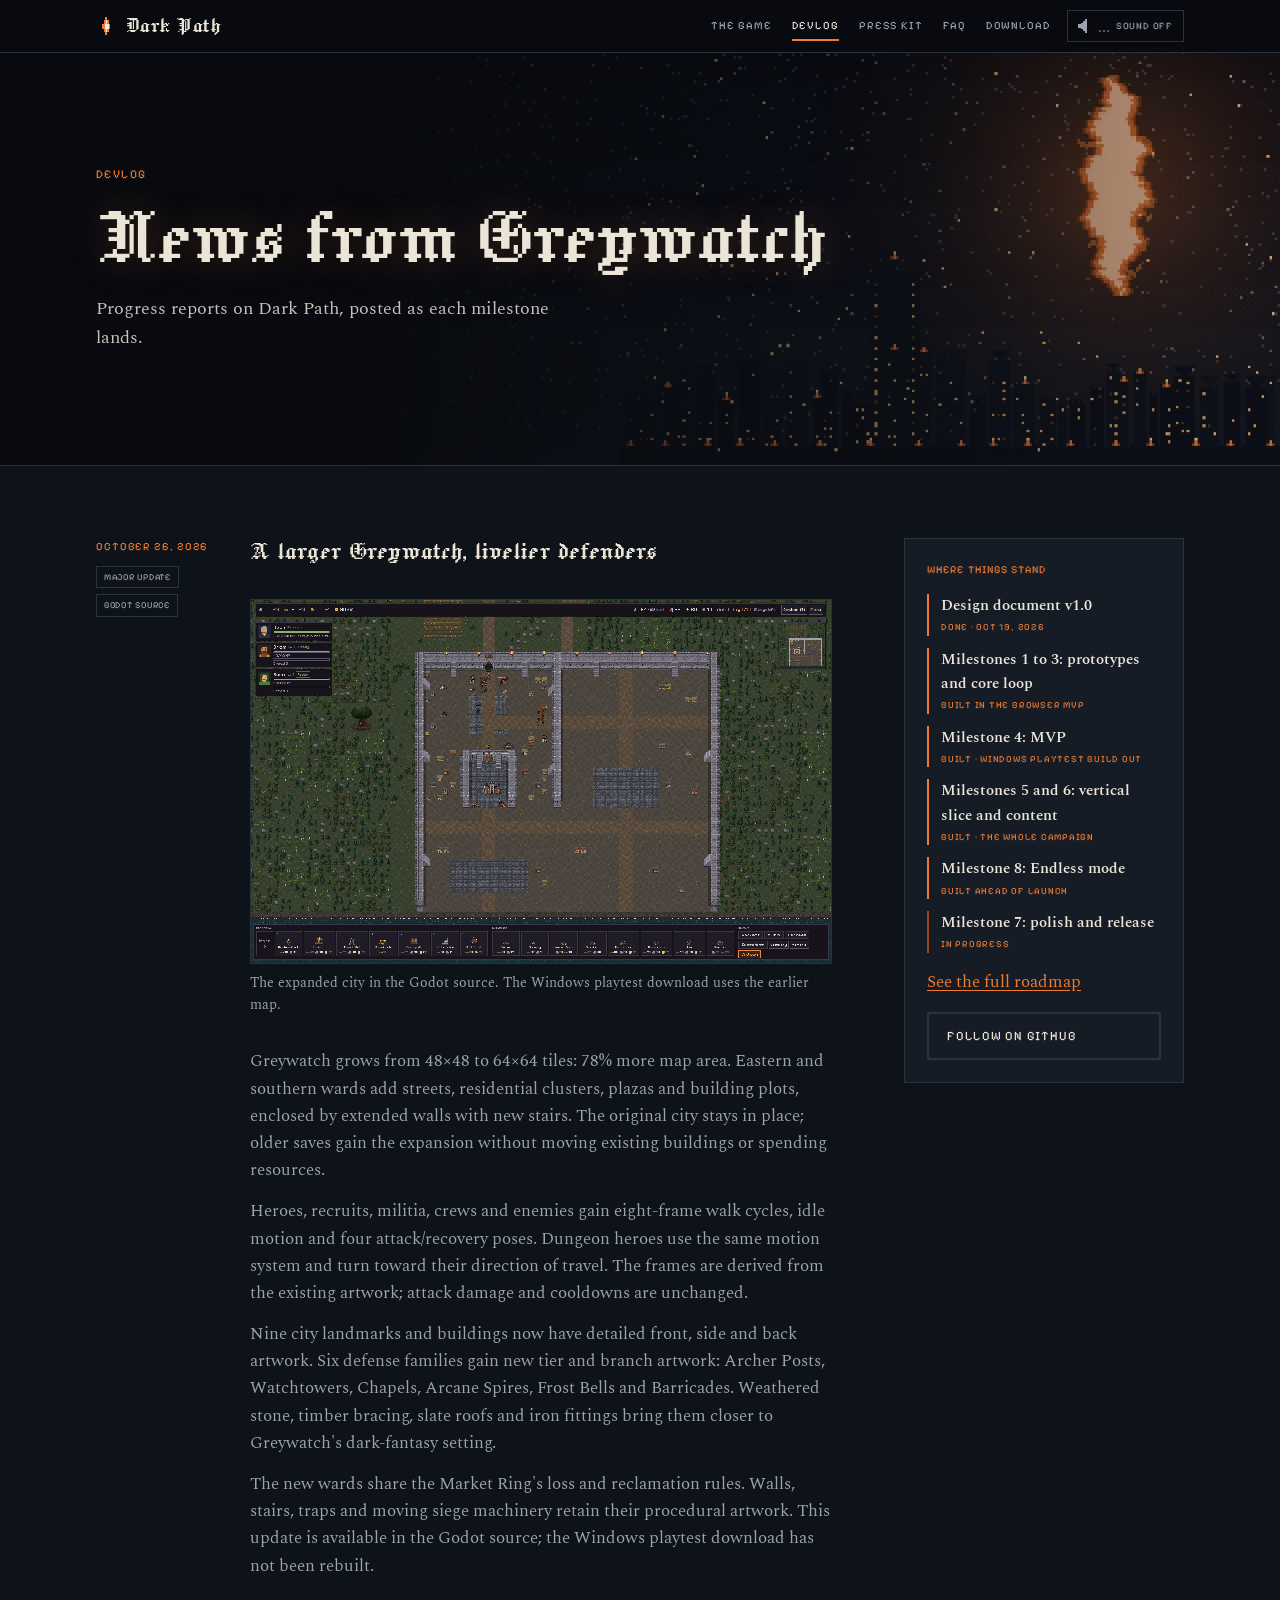
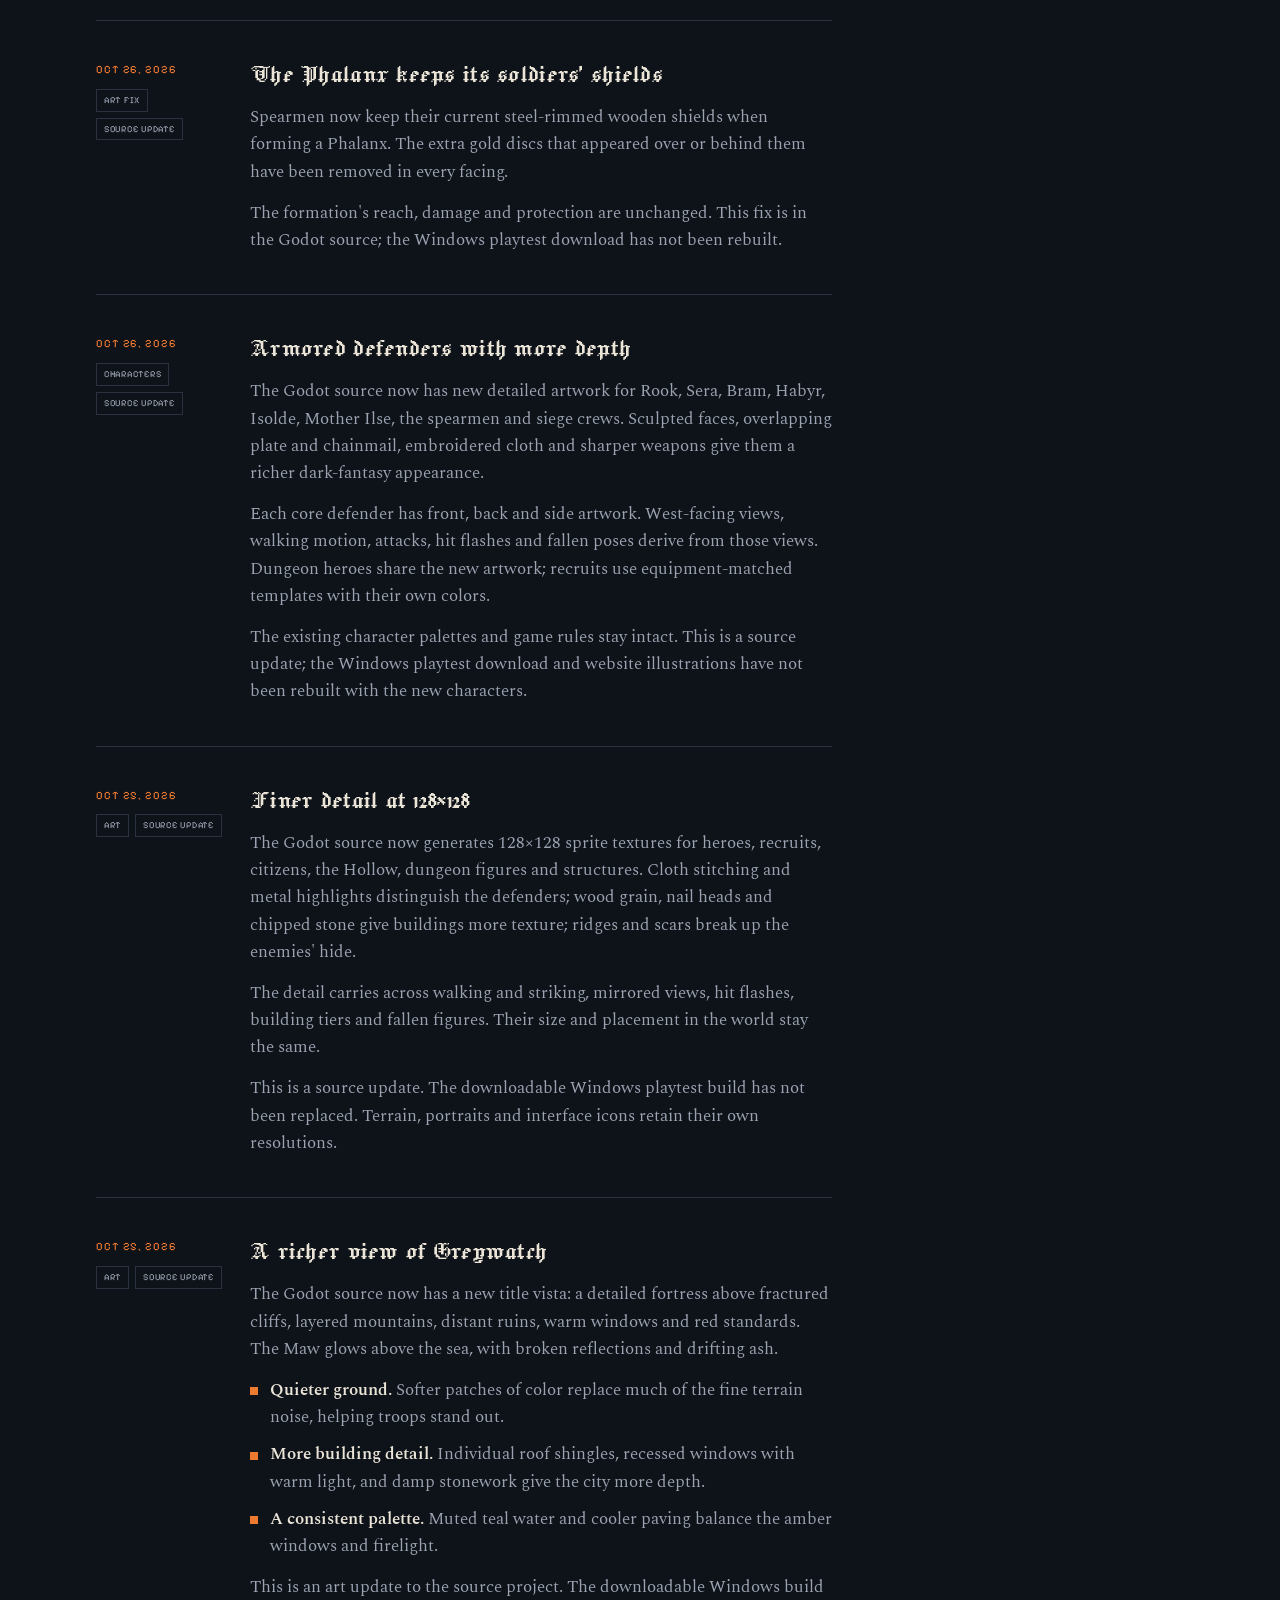
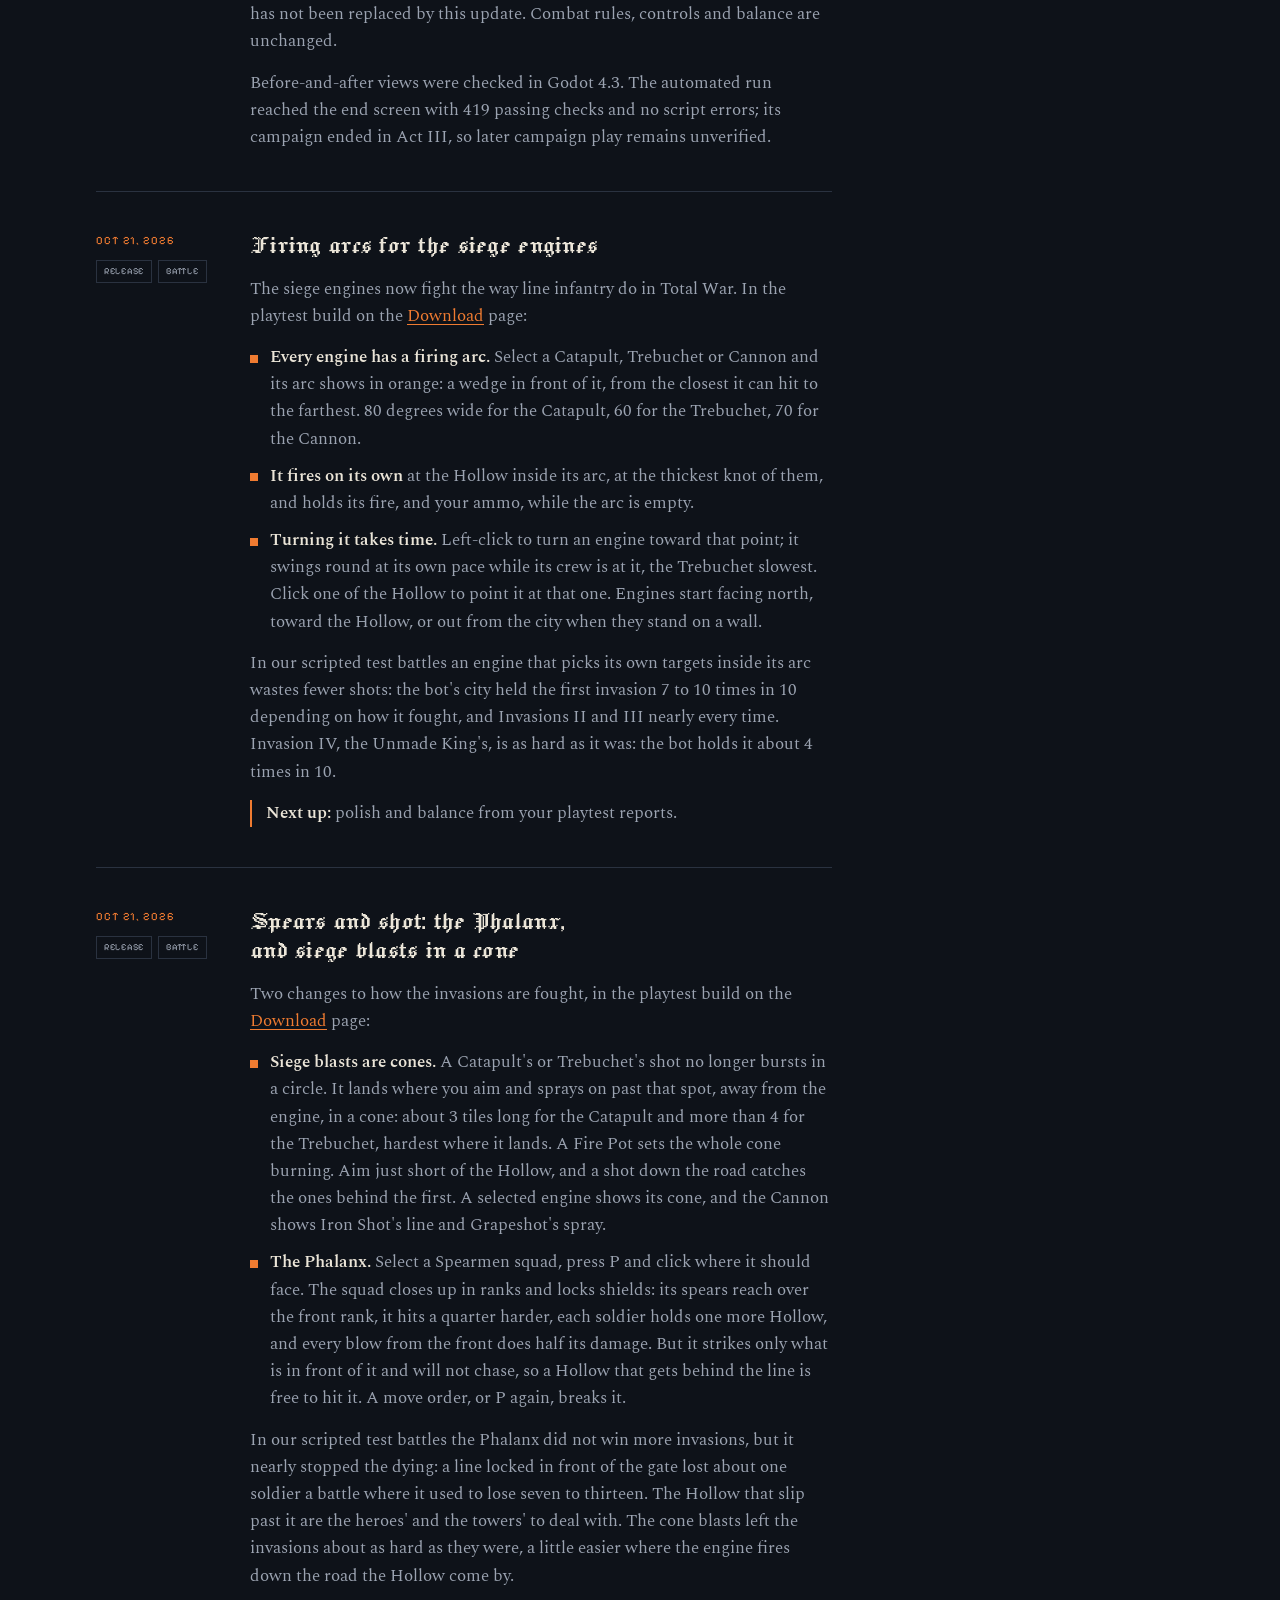
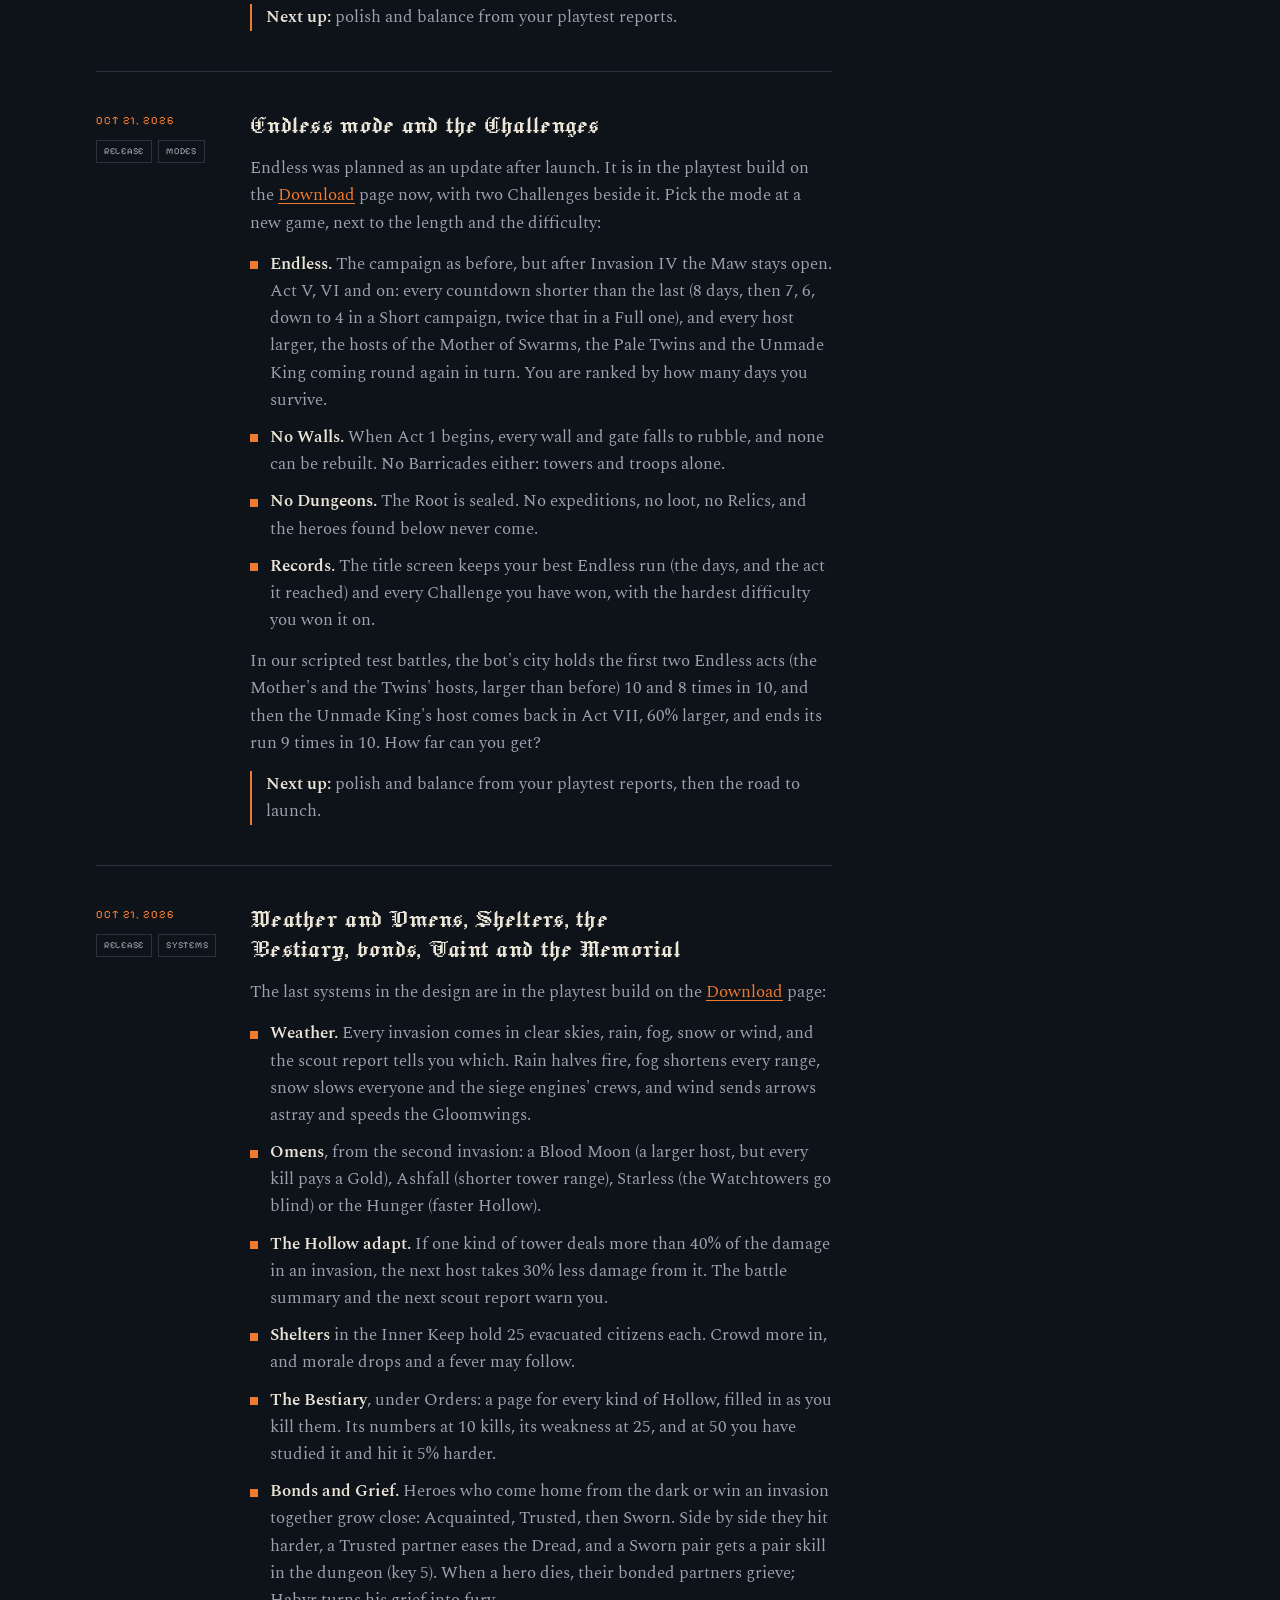
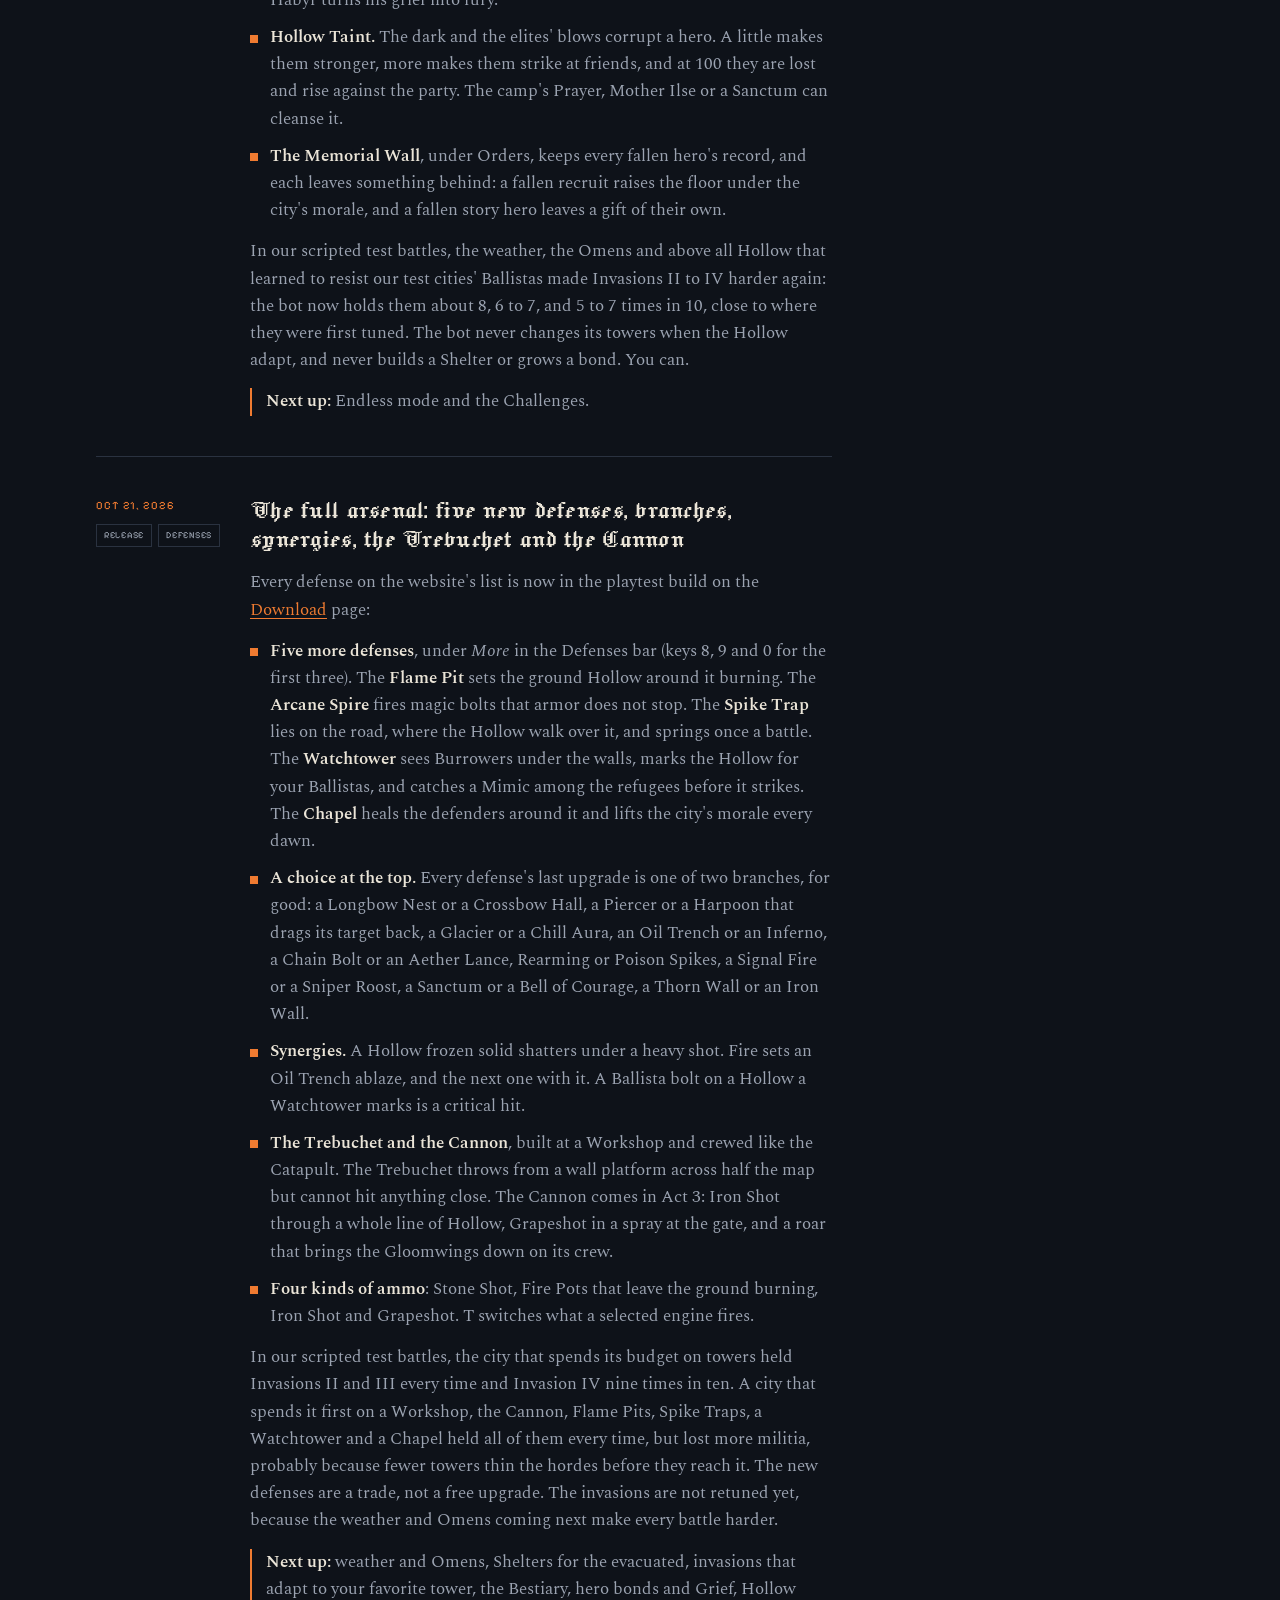
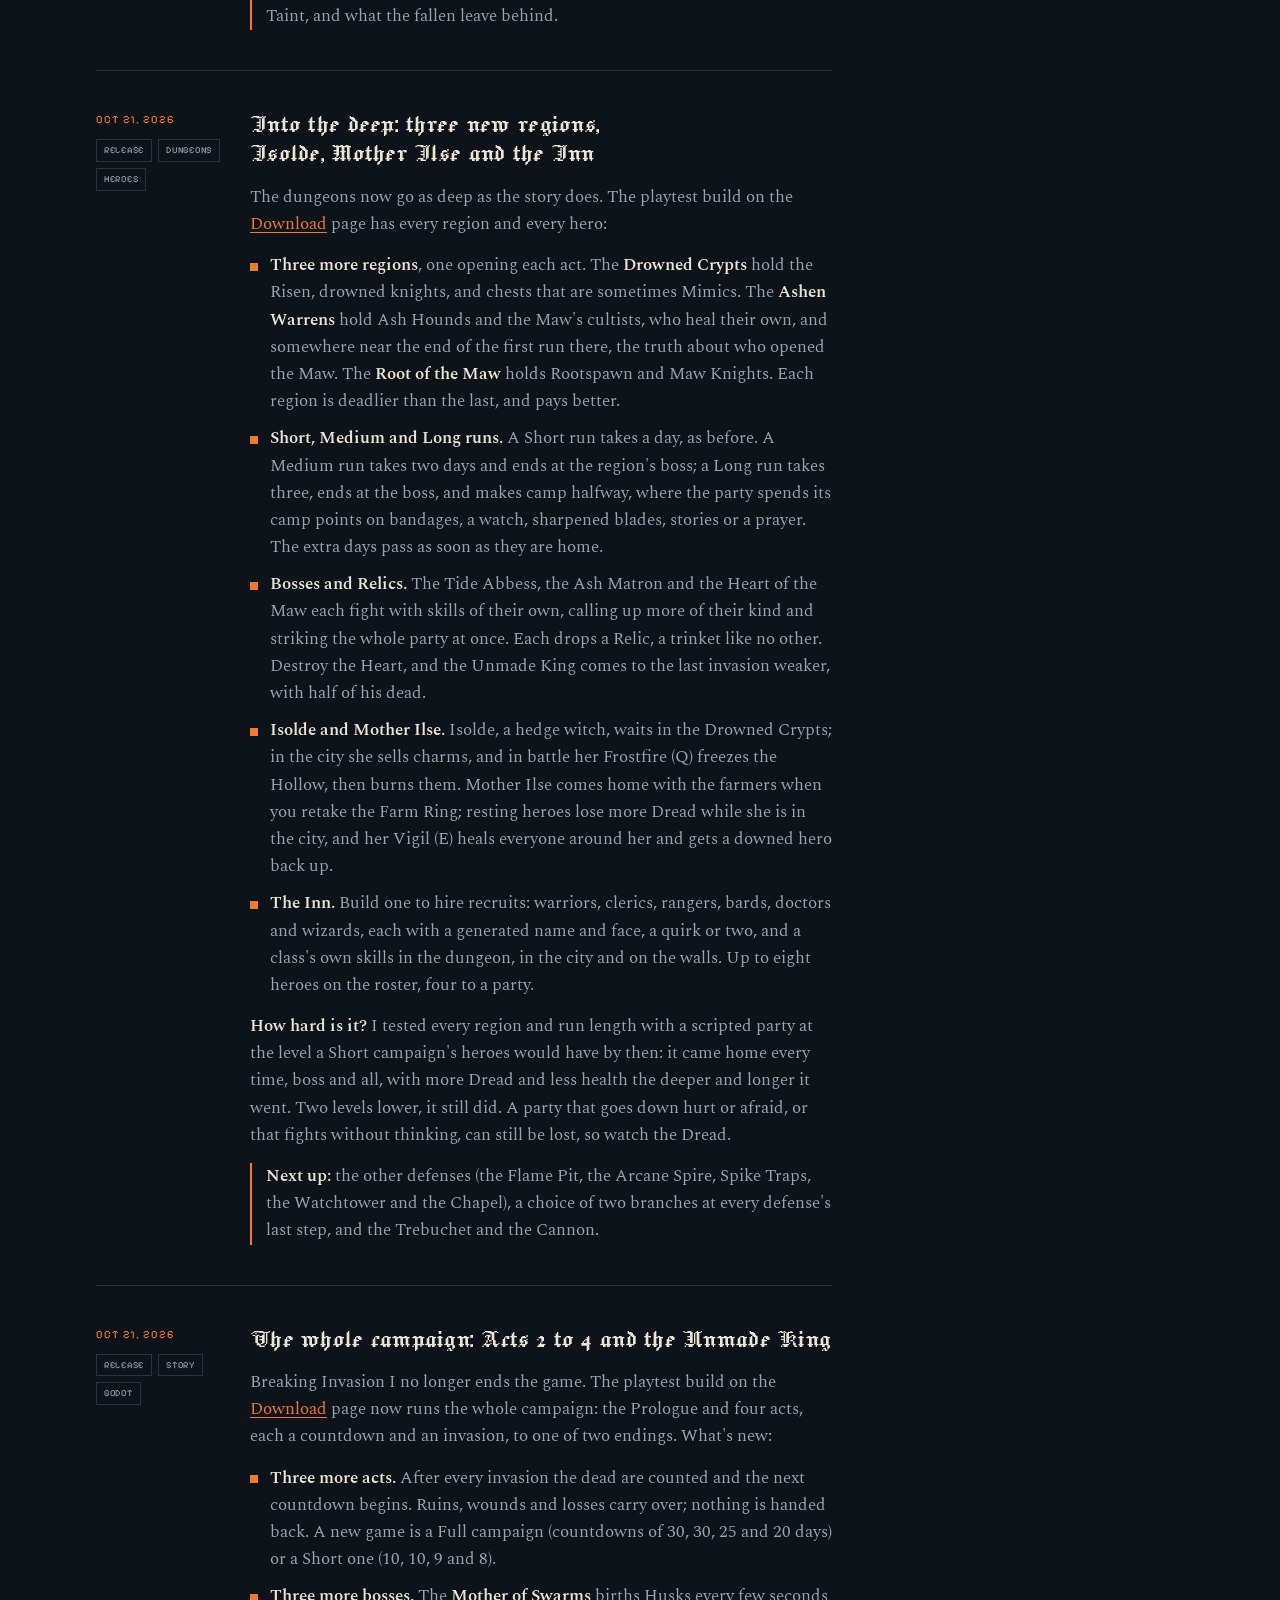
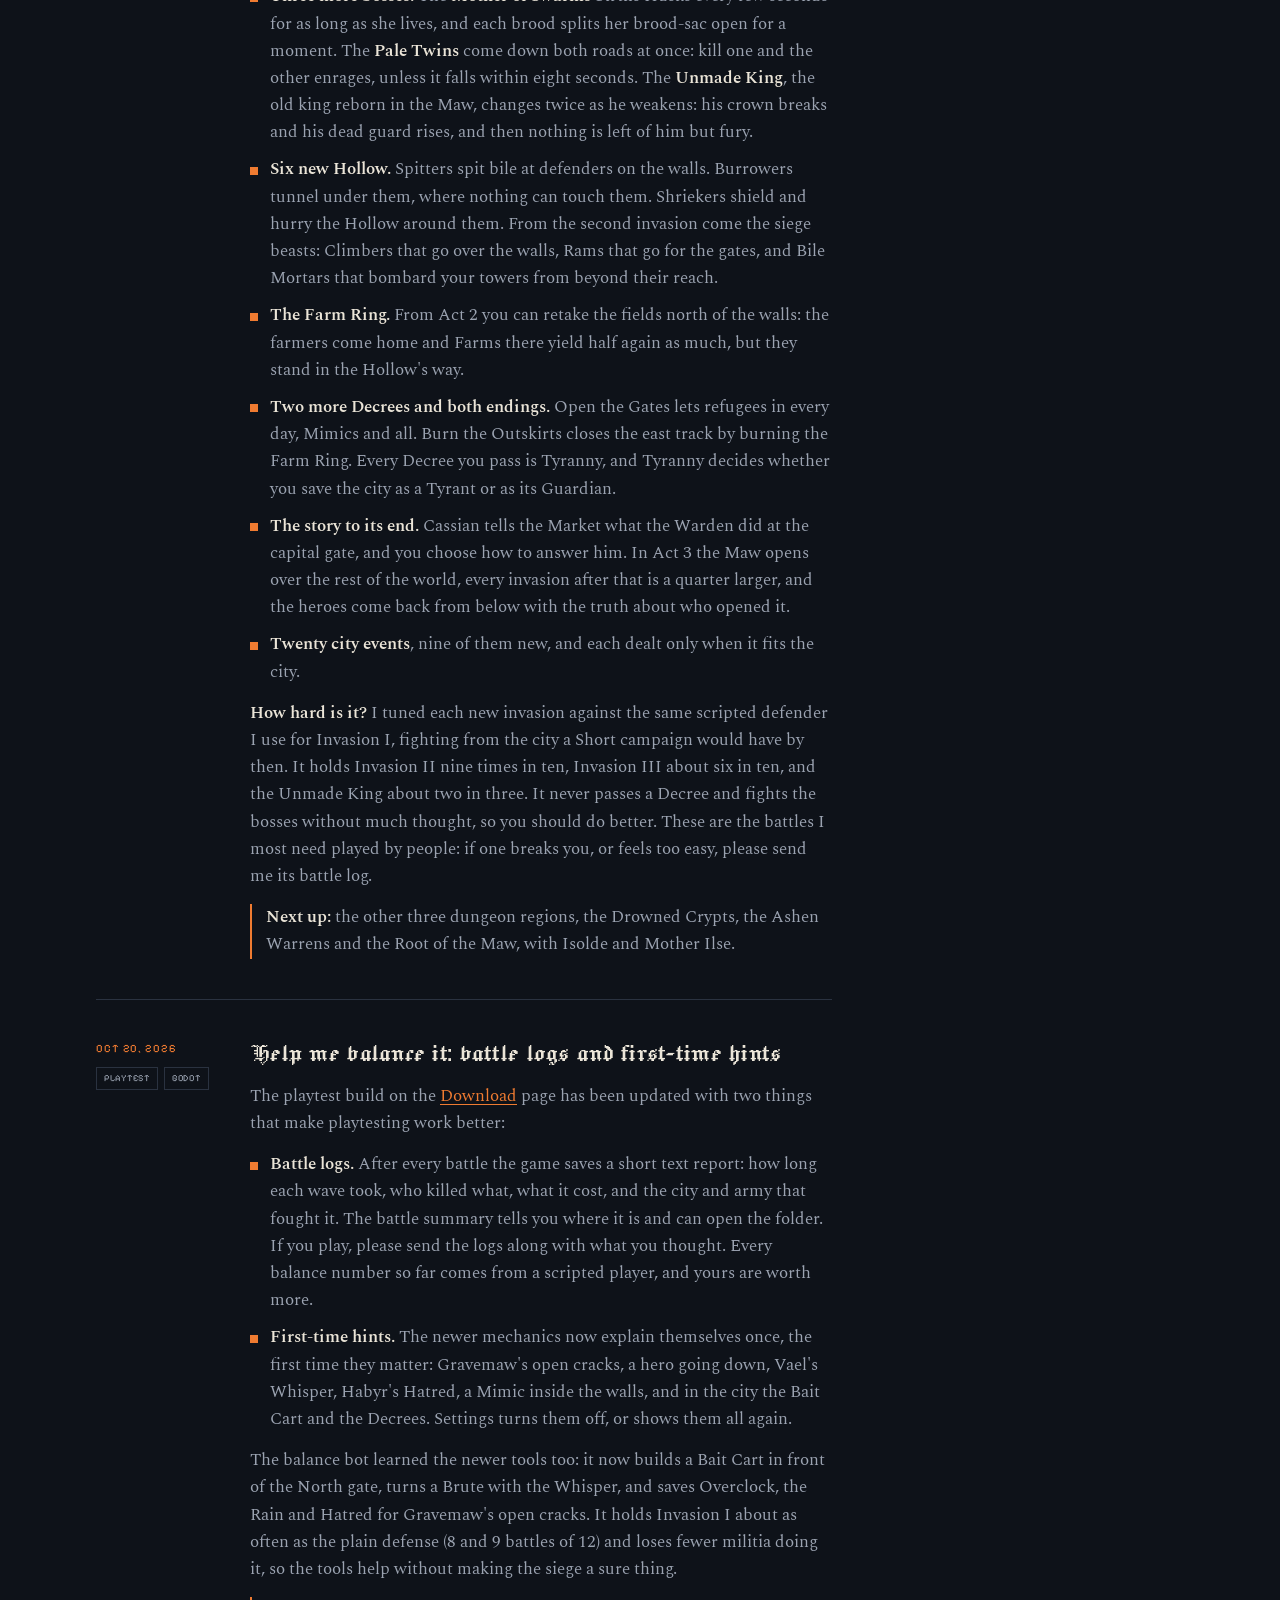
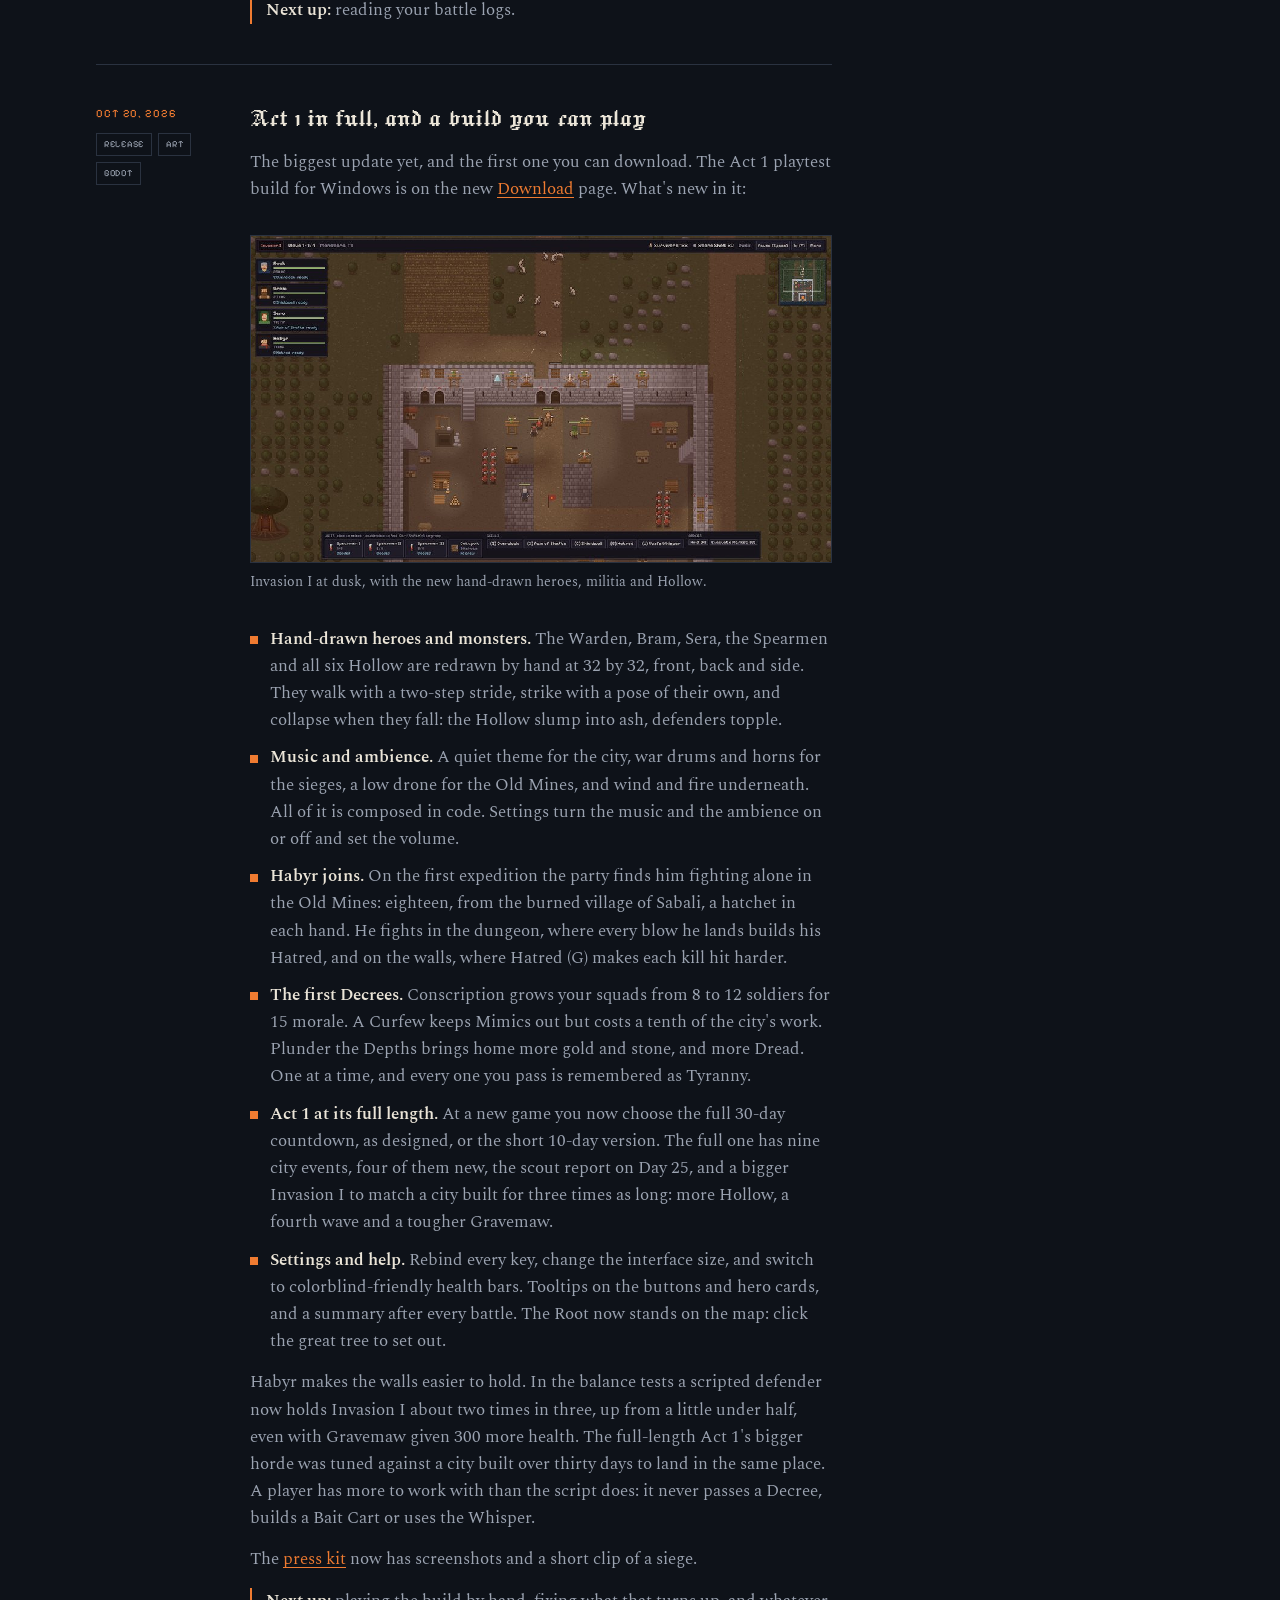
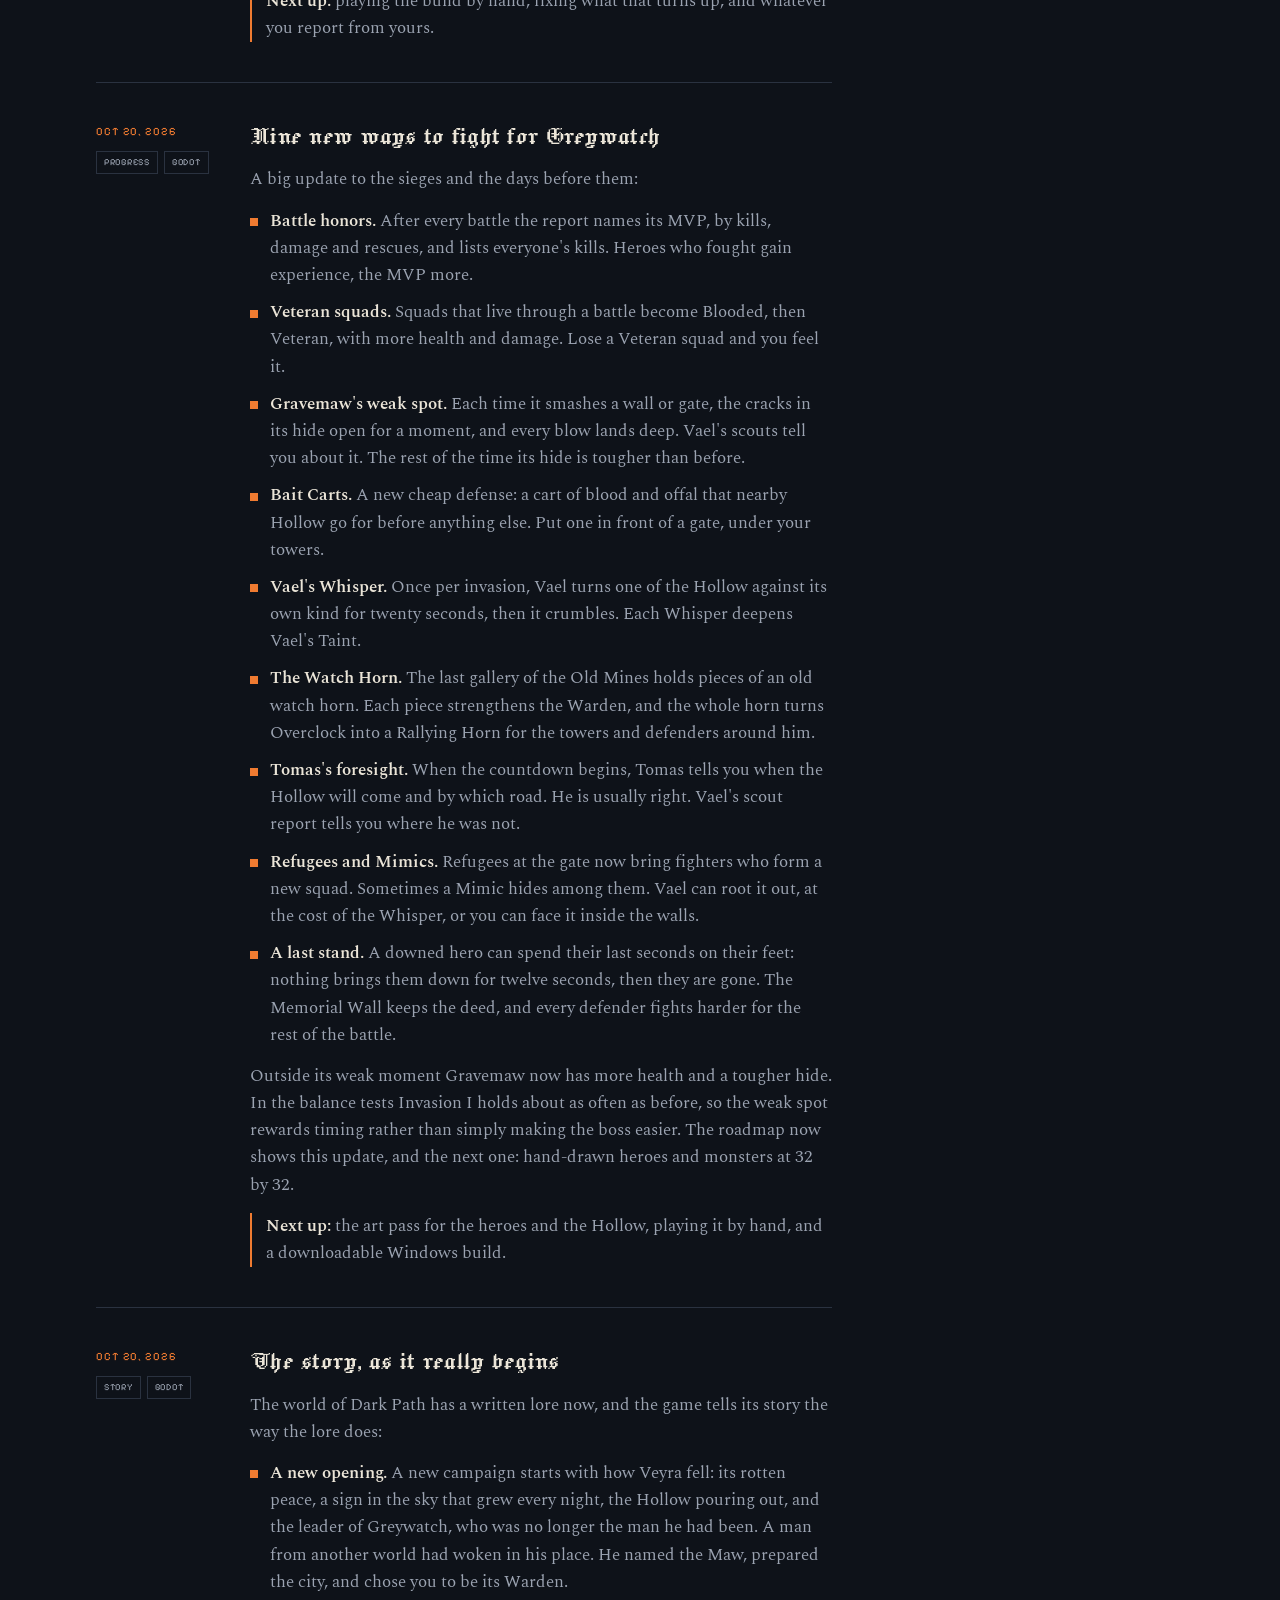
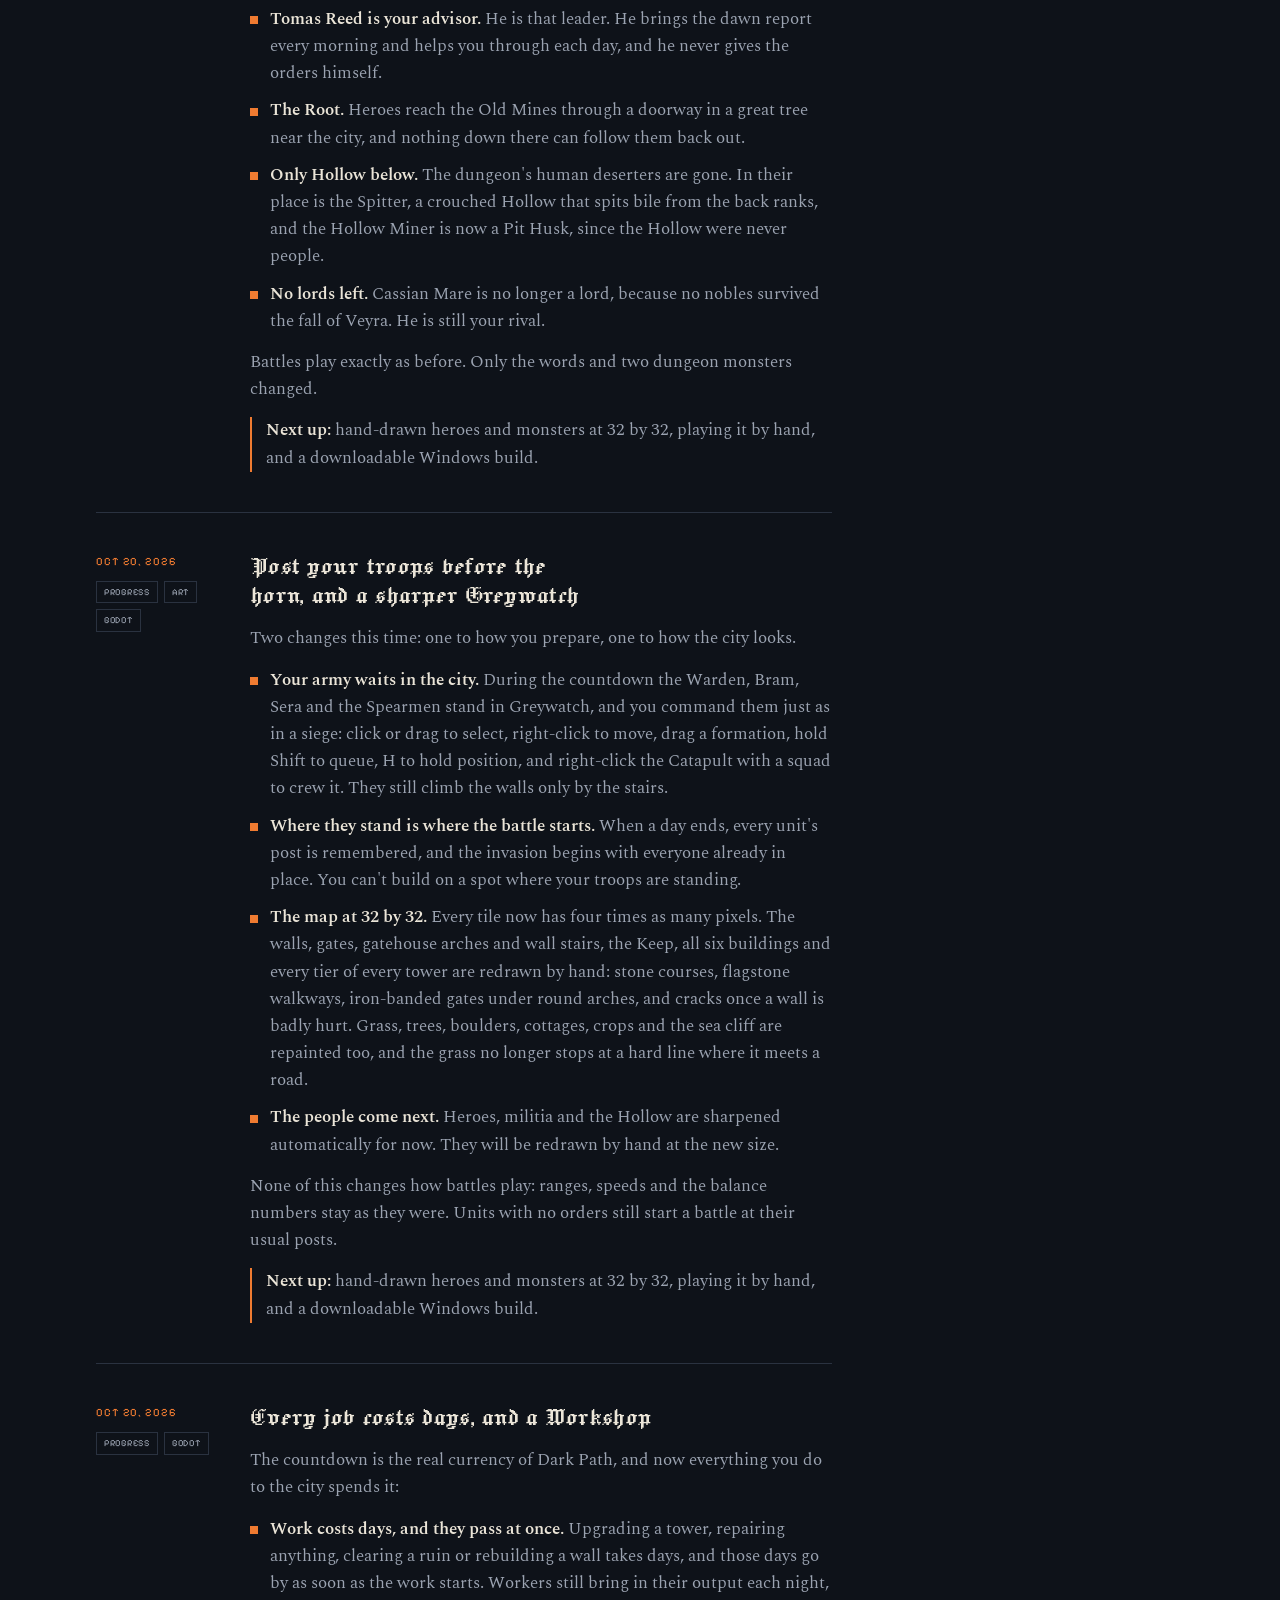
<file: devlog.html>
<!doctype html>
<html lang="en">
<head>
<meta charset="utf-8">
<meta name="viewport" content="width=device-width, initial-scale=1, viewport-fit=cover">
<title>Devlog | Dark Path</title>
<meta name="description" content="Development news and progress reports for Dark Path, a dark-fantasy tower defense and dungeon crawler.">
<link rel="canonical" href="https://mclianmalvar.github.io/darkpath/devlog.html">
<meta name="theme-color" content="#080a0f">
<meta property="og:type" content="website">
<meta property="og:site_name" content="Dark Path">
<meta property="og:title" content="Devlog | Dark Path">
<meta property="og:description" content="Development news and progress reports for Dark Path, a dark-fantasy tower defense and dungeon crawler.">
<meta property="og:url" content="https://mclianmalvar.github.io/darkpath/devlog.html">
<meta property="og:image" content="https://mclianmalvar.github.io/darkpath/og.png">
<meta property="og:image:width" content="1200">
<meta property="og:image:height" content="630">
<meta property="og:image:alt" content="Dark Path: the walled city of Greywatch on a sea cliff, under a glowing tear in the night sky.">
<meta name="twitter:card" content="summary_large_image">
<link rel="icon" type="image/svg+xml" href="assets/favicon.svg">
<link rel="preconnect" href="https://fonts.googleapis.com">
<link rel="preconnect" href="https://fonts.gstatic.com" crossorigin>
<link rel="stylesheet" href="https://fonts.googleapis.com/css2?family=Jacquard+12&family=Pixelify+Sans:wght@400..700&family=Spectral:ital,wght@0,400;0,600;1,400&display=swap">
<link rel="stylesheet" href="assets/site.css">
<script src="assets/site.js" defer></script>
</head>
<body>
<header class="topbar">
  <div class="wrap">
    <a class="mark" href="index.html"><svg viewBox="0 0 16 16" width="20" height="20" aria-hidden="true" shape-rendering="crispEdges"><rect width="16" height="16" fill="#080a0f"/><path fill="#ef7b31" d="M7 1h2v2h1v3h1v4h-1v3H9v2H7v-2H6v-3H5V6h1V3h1z"/><path fill="#f7efe0" d="M8 3h1v3h1v4H9v3H8v-3H7V6h1z"/></svg>Dark Path</a>
    <nav aria-label="Site">
      <a href="index.html">The game</a>
      <a href="devlog.html" aria-current="page">Devlog</a>
      <a href="presskit.html">Press kit</a>
      <a href="faq.html">FAQ</a>
      <a href="download.html">Download</a>
    </nav>
    <div class="bar-actions">
      <button type="button" class="sound-toggle" id="sound-toggle" aria-pressed="false" aria-label="Sound">
        <svg viewBox="0 0 14 14" width="14" height="14" aria-hidden="true" shape-rendering="crispEdges" fill="currentColor"><rect x="0" y="5" width="3" height="4"/><rect x="3" y="4" width="2" height="6"/><rect x="5" y="2" width="2" height="10"/><rect x="7" y="0" width="2" height="14"/></svg>
        <span class="bars" aria-hidden="true"><i></i><i></i><i></i></span>
        <span class="sound-label">Sound off</span>
      </button>
      <button type="button" class="menu-btn" id="menu-btn" aria-expanded="false" aria-controls="mmenu" aria-label="Open menu"><i></i><i></i><i></i></button>
    </div>
  </div>
  <span class="fuse" aria-hidden="true"></span>
</header>

<div class="mmenu" id="mmenu">
  <nav aria-label="All pages">
    <span class="menu-label">Pages</span>
    <a href="index.html" style="--i:0"><span>The game</span><small>Defend the last city</small></a>
    <a href="devlog.html" aria-current="page" style="--i:1"><span>Devlog</span><small>News from Greywatch</small></a>
    <a href="presskit.html" style="--i:2"><span>Press kit</span><small>Facts, logos and art</small></a>
    <a href="faq.html" style="--i:3"><span>FAQ</span><small>Common questions</small></a>
    <a href="download.html" style="--i:4"><span>Download</span><small>Play the playtest build</small></a>
  </nav>
</div>

<main id="top">
  <section class="page-hero" aria-label="Devlog">
    <div class="wrap">
      <p class="eyebrow">Devlog</p>
      <h1>News from Greywatch</h1>
      <p class="lede">Progress reports on Dark Path, posted as each milestone lands.</p>
    </div>
  </section>

  <section class="section">
    <div class="wrap devlog">
      <div class="posts">
        <!-- To add a post: copy one <article class="post"> block, paste it at the top of this list,
             and change its id, date, tags, title and text. Newest posts go first. -->

        <article class="post" id="greywatch-expands">
          <div class="post-meta"><time datetime="2026-10-26">October 26, 2026</time><div class="post-tags"><span>Major update</span><span>Godot source</span></div></div>
          <div class="post-body">
            <h2>A larger Greywatch, livelier defenders</h2>
            <figure class="shot">
              <img src="presskit/screens/greywatch_expanded_source.png" alt="Expanded Greywatch in the Godot source: the original keep, eastern and southern building plots, extended curtain walls and sea cliff" loading="lazy" width="1920" height="1200">
              <figcaption>The expanded city in the Godot source. The Windows playtest download uses the earlier map.</figcaption>
            </figure>
            <p>Greywatch grows from 48&times;48 to 64&times;64 tiles: 78% more map area. Eastern and southern wards add streets, residential clusters, plazas and building plots, enclosed by extended walls with new stairs. The original city stays in place; older saves gain the expansion without moving existing buildings or spending resources.</p>
            <p>Heroes, recruits, militia, crews and enemies gain eight-frame walk cycles, idle motion and four attack/recovery poses. Dungeon heroes use the same motion system and turn toward their direction of travel. The frames are derived from the existing artwork; attack damage and cooldowns are unchanged.</p>
            <p>Nine city landmarks and buildings now have detailed front, side and back artwork. Six defense families gain new tier and branch artwork: Archer Posts, Watchtowers, Chapels, Arcane Spires, Frost Bells and Barricades. Weathered stone, timber bracing, slate roofs and iron fittings bring them closer to Greywatch's dark-fantasy setting.</p>
            <p>The new wards share the Market Ring's loss and reclamation rules. Walls, stairs, traps and moving siege machinery retain their procedural artwork. This update is available in the Godot source; the Windows playtest download has not been rebuilt.</p>
          </div>
        </article>

        <article class="post" id="phalanx-shield-fix">
          <div class="post-meta">
            <time datetime="2026-10-26">Oct 26, 2026</time>
            <div class="post-tags"><span>Art fix</span><span>Source update</span></div>
          </div>
          <div class="post-body">
            <h2>The Phalanx keeps its soldiers' shields</h2>
            <p>Spearmen now keep their current steel-rimmed wooden shields when forming a Phalanx. The extra gold discs that appeared over or behind them have been removed in every facing.</p>
            <p>The formation's reach, damage and protection are unchanged. This fix is in the Godot source; the Windows playtest download has not been rebuilt.</p>
          </div>
        </article>

        <article class="post" id="detailed-character-art">
          <div class="post-meta">
            <time datetime="2026-10-26">Oct 26, 2026</time>
            <div class="post-tags"><span>Characters</span><span>Source update</span></div>
          </div>
          <div class="post-body">
            <h2>Armored defenders with more depth</h2>
            <p>The Godot source now has new detailed artwork for Rook, Sera, Bram, Habyr, Isolde, Mother Ilse, the spearmen and siege crews. Sculpted faces, overlapping plate and chainmail, embroidered cloth and sharper weapons give them a richer dark-fantasy appearance.</p>
            <p>Each core defender has front, back and side artwork. West-facing views, walking motion, attacks, hit flashes and fallen poses derive from those views. Dungeon heroes share the new artwork; recruits use equipment-matched templates with their own colors.</p>
            <p>The existing character palettes and game rules stay intact. This is a source update; the Windows playtest download and website illustrations have not been rebuilt with the new characters.</p>
          </div>
        </article>

        <article class="post" id="128-sprite-detail">
          <div class="post-meta">
            <time datetime="2026-10-25">Oct 25, 2026</time>
            <div class="post-tags"><span>Art</span><span>Source update</span></div>
          </div>
          <div class="post-body">
            <h2>Finer detail at 128&times;128</h2>
            <p>The Godot source now generates 128&times;128 sprite textures for heroes, recruits, citizens, the Hollow, dungeon figures and structures. Cloth stitching and metal highlights distinguish the defenders; wood grain, nail heads and chipped stone give buildings more texture; ridges and scars break up the enemies' hide.</p>
            <p>The detail carries across walking and striking, mirrored views, hit flashes, building tiers and fallen figures. Their size and placement in the world stay the same.</p>
            <p>This is a source update. The downloadable Windows playtest build has not been replaced. Terrain, portraits and interface icons retain their own resolutions.</p>
          </div>
        </article>

        <article class="post" id="greywatch-art-polish">
          <div class="post-meta">
            <time datetime="2026-10-25">Oct 25, 2026</time>
            <div class="post-tags"><span>Art</span><span>Source update</span></div>
          </div>
          <div class="post-body">
            <h2>A richer view of Greywatch</h2>
            <p>The Godot source now has a new title vista: a detailed fortress above fractured cliffs, layered mountains, distant ruins, warm windows and red standards. The Maw glows above the sea, with broken reflections and drifting ash.</p>
            <ul>
              <li><strong>Quieter ground.</strong> Softer patches of color replace much of the fine terrain noise, helping troops stand out.</li>
              <li><strong>More building detail.</strong> Individual roof shingles, recessed windows with warm light, and damp stonework give the city more depth.</li>
              <li><strong>A consistent palette.</strong> Muted teal water and cooler paving balance the amber windows and firelight.</li>
            </ul>
            <p>This is an art update to the source project. The downloadable Windows build has not been replaced by this update. Combat rules, controls and balance are unchanged.</p>
            <p>Before-and-after views were checked in Godot 4.3. The automated run reached the end screen with 419 passing checks and no script errors; its campaign ended in Act III, so later campaign play remains unverified.</p>
          </div>
        </article>

        <article class="post" id="firing-arcs">
          <div class="post-meta">
            <time datetime="2026-10-21">Oct 21, 2026</time>
            <div class="post-tags"><span>Release</span><span>Battle</span></div>
          </div>
          <div class="post-body">
            <h2>Firing arcs for the siege engines</h2>
            <p>The siege engines now fight the way line infantry do in Total War. In the playtest build on the <a class="text-link" href="download.html">Download</a> page:</p>
            <ul>
              <li><strong>Every engine has a firing arc.</strong> Select a Catapult, Trebuchet or Cannon and its arc shows in orange: a wedge in front of it, from the closest it can hit to the farthest. 80 degrees wide for the Catapult, 60 for the Trebuchet, 70 for the Cannon.</li>
              <li><strong>It fires on its own</strong> at the Hollow inside its arc, at the thickest knot of them, and holds its fire, and your ammo, while the arc is empty.</li>
              <li><strong>Turning it takes time.</strong> Left-click to turn an engine toward that point; it swings round at its own pace while its crew is at it, the Trebuchet slowest. Click one of the Hollow to point it at that one. Engines start facing north, toward the Hollow, or out from the city when they stand on a wall.</li>
            </ul>
            <p>In our scripted test battles an engine that picks its own targets inside its arc wastes fewer shots: the bot's city held the first invasion 7 to 10 times in 10 depending on how it fought, and Invasions II and III nearly every time. Invasion IV, the Unmade King's, is as hard as it was: the bot holds it about 4 times in 10.</p>
            <p class="post-next"><strong>Next up:</strong> polish and balance from your playtest reports.</p>
          </div>
        </article>

        <article class="post" id="spears-and-shot">
          <div class="post-meta">
            <time datetime="2026-10-21">Oct 21, 2026</time>
            <div class="post-tags"><span>Release</span><span>Battle</span></div>
          </div>
          <div class="post-body">
            <h2>Spears and shot: the Phalanx, and siege blasts in a cone</h2>
            <p>Two changes to how the invasions are fought, in the playtest build on the <a class="text-link" href="download.html">Download</a> page:</p>
            <ul>
              <li><strong>Siege blasts are cones.</strong> A Catapult's or Trebuchet's shot no longer bursts in a circle. It lands where you aim and sprays on past that spot, away from the engine, in a cone: about 3 tiles long for the Catapult and more than 4 for the Trebuchet, hardest where it lands. A Fire Pot sets the whole cone burning. Aim just short of the Hollow, and a shot down the road catches the ones behind the first. A selected engine shows its cone, and the Cannon shows Iron Shot's line and Grapeshot's spray.</li>
              <li><strong>The Phalanx.</strong> Select a Spearmen squad, press P and click where it should face. The squad closes up in ranks and locks shields: its spears reach over the front rank, it hits a quarter harder, each soldier holds one more Hollow, and every blow from the front does half its damage. But it strikes only what is in front of it and will not chase, so a Hollow that gets behind the line is free to hit it. A move order, or P again, breaks it.</li>
            </ul>
            <p>In our scripted test battles the Phalanx did not win more invasions, but it nearly stopped the dying: a line locked in front of the gate lost about one soldier a battle where it used to lose seven to thirteen. The Hollow that slip past it are the heroes' and the towers' to deal with. The cone blasts left the invasions about as hard as they were, a little easier where the engine fires down the road the Hollow come by.</p>
            <p class="post-next"><strong>Next up:</strong> polish and balance from your playtest reports.</p>
          </div>
        </article>

        <article class="post" id="endless-and-challenges">
          <div class="post-meta">
            <time datetime="2026-10-21">Oct 21, 2026</time>
            <div class="post-tags"><span>Release</span><span>Modes</span></div>
          </div>
          <div class="post-body">
            <h2>Endless mode and the Challenges</h2>
            <p>Endless was planned as an update after launch. It is in the playtest build on the <a class="text-link" href="download.html">Download</a> page now, with two Challenges beside it. Pick the mode at a new game, next to the length and the difficulty:</p>
            <ul>
              <li><strong>Endless.</strong> The campaign as before, but after Invasion IV the Maw stays open. Act V, VI and on: every countdown shorter than the last (8 days, then 7, 6, down to 4 in a Short campaign, twice that in a Full one), and every host larger, the hosts of the Mother of Swarms, the Pale Twins and the Unmade King coming round again in turn. You are ranked by how many days you survive.</li>
              <li><strong>No Walls.</strong> When Act 1 begins, every wall and gate falls to rubble, and none can be rebuilt. No Barricades either: towers and troops alone.</li>
              <li><strong>No Dungeons.</strong> The Root is sealed. No expeditions, no loot, no Relics, and the heroes found below never come.</li>
              <li><strong>Records.</strong> The title screen keeps your best Endless run (the days, and the act it reached) and every Challenge you have won, with the hardest difficulty you won it on.</li>
            </ul>
            <p>In our scripted test battles, the bot's city holds the first two Endless acts (the Mother's and the Twins' hosts, larger than before) 10 and 8 times in 10, and then the Unmade King's host comes back in Act VII, 60% larger, and ends its run 9 times in 10. How far can you get?</p>
            <p class="post-next"><strong>Next up:</strong> polish and balance from your playtest reports, then the road to launch.</p>
          </div>
        </article>

        <article class="post" id="weather-bonds-bestiary">
          <div class="post-meta">
            <time datetime="2026-10-21">Oct 21, 2026</time>
            <div class="post-tags"><span>Release</span><span>Systems</span></div>
          </div>
          <div class="post-body">
            <h2>Weather and Omens, Shelters, the Bestiary, bonds, Taint and the Memorial</h2>
            <p>The last systems in the design are in the playtest build on the <a class="text-link" href="download.html">Download</a> page:</p>
            <ul>
              <li><strong>Weather.</strong> Every invasion comes in clear skies, rain, fog, snow or wind, and the scout report tells you which. Rain halves fire, fog shortens every range, snow slows everyone and the siege engines' crews, and wind sends arrows astray and speeds the Gloomwings.</li>
              <li><strong>Omens</strong>, from the second invasion: a Blood Moon (a larger host, but every kill pays a Gold), Ashfall (shorter tower range), Starless (the Watchtowers go blind) or the Hunger (faster Hollow).</li>
              <li><strong>The Hollow adapt.</strong> If one kind of tower deals more than 40% of the damage in an invasion, the next host takes 30% less damage from it. The battle summary and the next scout report warn you.</li>
              <li><strong>Shelters</strong> in the Inner Keep hold 25 evacuated citizens each. Crowd more in, and morale drops and a fever may follow.</li>
              <li><strong>The Bestiary</strong>, under Orders: a page for every kind of Hollow, filled in as you kill them. Its numbers at 10 kills, its weakness at 25, and at 50 you have studied it and hit it 5% harder.</li>
              <li><strong>Bonds and Grief.</strong> Heroes who come home from the dark or win an invasion together grow close: Acquainted, Trusted, then Sworn. Side by side they hit harder, a Trusted partner eases the Dread, and a Sworn pair gets a pair skill in the dungeon (key 5). When a hero dies, their bonded partners grieve; Habyr turns his grief into fury.</li>
              <li><strong>Hollow Taint.</strong> The dark and the elites' blows corrupt a hero. A little makes them stronger, more makes them strike at friends, and at 100 they are lost and rise against the party. The camp's Prayer, Mother Ilse or a Sanctum can cleanse it.</li>
              <li><strong>The Memorial Wall</strong>, under Orders, keeps every fallen hero's record, and each leaves something behind: a fallen recruit raises the floor under the city's morale, and a fallen story hero leaves a gift of their own.</li>
            </ul>
            <p>In our scripted test battles, the weather, the Omens and above all Hollow that learned to resist our test cities' Ballistas made Invasions II to IV harder again: the bot now holds them about 8, 6 to 7, and 5 to 7 times in 10, close to where they were first tuned. The bot never changes its towers when the Hollow adapt, and never builds a Shelter or grows a bond. You can.</p>
            <p class="post-next"><strong>Next up:</strong> Endless mode and the Challenges.</p>
          </div>
        </article>

        <article class="post" id="the-full-arsenal">
          <div class="post-meta">
            <time datetime="2026-10-21">Oct 21, 2026</time>
            <div class="post-tags"><span>Release</span><span>Defenses</span></div>
          </div>
          <div class="post-body">
            <h2>The full arsenal: five new defenses, branches, synergies, the Trebuchet and the Cannon</h2>
            <p>Every defense on the website's list is now in the playtest build on the <a class="text-link" href="download.html">Download</a> page:</p>
            <ul>
              <li><strong>Five more defenses</strong>, under <em>More</em> in the Defenses bar (keys 8, 9 and 0 for the first three). The <strong>Flame Pit</strong> sets the ground Hollow around it burning. The <strong>Arcane Spire</strong> fires magic bolts that armor does not stop. The <strong>Spike Trap</strong> lies on the road, where the Hollow walk over it, and springs once a battle. The <strong>Watchtower</strong> sees Burrowers under the walls, marks the Hollow for your Ballistas, and catches a Mimic among the refugees before it strikes. The <strong>Chapel</strong> heals the defenders around it and lifts the city's morale every dawn.</li>
              <li><strong>A choice at the top.</strong> Every defense's last upgrade is one of two branches, for good: a Longbow Nest or a Crossbow Hall, a Piercer or a Harpoon that drags its target back, a Glacier or a Chill Aura, an Oil Trench or an Inferno, a Chain Bolt or an Aether Lance, Rearming or Poison Spikes, a Signal Fire or a Sniper Roost, a Sanctum or a Bell of Courage, a Thorn Wall or an Iron Wall.</li>
              <li><strong>Synergies.</strong> A Hollow frozen solid shatters under a heavy shot. Fire sets an Oil Trench ablaze, and the next one with it. A Ballista bolt on a Hollow a Watchtower marks is a critical hit.</li>
              <li><strong>The Trebuchet and the Cannon</strong>, built at a Workshop and crewed like the Catapult. The Trebuchet throws from a wall platform across half the map but cannot hit anything close. The Cannon comes in Act 3: Iron Shot through a whole line of Hollow, Grapeshot in a spray at the gate, and a roar that brings the Gloomwings down on its crew.</li>
              <li><strong>Four kinds of ammo</strong>: Stone Shot, Fire Pots that leave the ground burning, Iron Shot and Grapeshot. T switches what a selected engine fires.</li>
            </ul>
            <p>In our scripted test battles, the city that spends its budget on towers held Invasions II and III every time and Invasion IV nine times in ten. A city that spends it first on a Workshop, the Cannon, Flame Pits, Spike Traps, a Watchtower and a Chapel held all of them every time, but lost more militia, probably because fewer towers thin the hordes before they reach it. The new defenses are a trade, not a free upgrade. The invasions are not retuned yet, because the weather and Omens coming next make every battle harder.</p>
            <p class="post-next"><strong>Next up:</strong> weather and Omens, Shelters for the evacuated, invasions that adapt to your favorite tower, the Bestiary, hero bonds and Grief, Hollow Taint, and what the fallen leave behind.</p>
          </div>
        </article>

        <article class="post" id="into-the-deep">
          <div class="post-meta">
            <time datetime="2026-10-21">Oct 21, 2026</time>
            <div class="post-tags"><span>Release</span><span>Dungeons</span><span>Heroes</span></div>
          </div>
          <div class="post-body">
            <h2>Into the deep: three new regions, Isolde, Mother Ilse and the Inn</h2>
            <p>The dungeons now go as deep as the story does. The playtest build on the <a class="text-link" href="download.html">Download</a> page has every region and every hero:</p>
            <ul>
              <li><strong>Three more regions</strong>, one opening each act. The <strong>Drowned Crypts</strong> hold the Risen, drowned knights, and chests that are sometimes Mimics. The <strong>Ashen Warrens</strong> hold Ash Hounds and the Maw's cultists, who heal their own, and somewhere near the end of the first run there, the truth about who opened the Maw. The <strong>Root of the Maw</strong> holds Rootspawn and Maw Knights. Each region is deadlier than the last, and pays better.</li>
              <li><strong>Short, Medium and Long runs.</strong> A Short run takes a day, as before. A Medium run takes two days and ends at the region's boss; a Long run takes three, ends at the boss, and makes camp halfway, where the party spends its camp points on bandages, a watch, sharpened blades, stories or a prayer. The extra days pass as soon as they are home.</li>
              <li><strong>Bosses and Relics.</strong> The Tide Abbess, the Ash Matron and the Heart of the Maw each fight with skills of their own, calling up more of their kind and striking the whole party at once. Each drops a Relic, a trinket like no other. Destroy the Heart, and the Unmade King comes to the last invasion weaker, with half of his dead.</li>
              <li><strong>Isolde and Mother Ilse.</strong> Isolde, a hedge witch, waits in the Drowned Crypts; in the city she sells charms, and in battle her Frostfire (Q) freezes the Hollow, then burns them. Mother Ilse comes home with the farmers when you retake the Farm Ring; resting heroes lose more Dread while she is in the city, and her Vigil (E) heals everyone around her and gets a downed hero back up.</li>
              <li><strong>The Inn.</strong> Build one to hire recruits: warriors, clerics, rangers, bards, doctors and wizards, each with a generated name and face, a quirk or two, and a class's own skills in the dungeon, in the city and on the walls. Up to eight heroes on the roster, four to a party.</li>
            </ul>
            <p><strong>How hard is it?</strong> I tested every region and run length with a scripted party at the level a Short campaign's heroes would have by then: it came home every time, boss and all, with more Dread and less health the deeper and longer it went. Two levels lower, it still did. A party that goes down hurt or afraid, or that fights without thinking, can still be lost, so watch the Dread.</p>
            <p class="post-next"><strong>Next up:</strong> the other defenses (the Flame Pit, the Arcane Spire, Spike Traps, the Watchtower and the Chapel), a choice of two branches at every defense's last step, and the Trebuchet and the Cannon.</p>
          </div>
        </article>

        <article class="post" id="the-whole-campaign">
          <div class="post-meta">
            <time datetime="2026-10-21">Oct 21, 2026</time>
            <div class="post-tags"><span>Release</span><span>Story</span><span>Godot</span></div>
          </div>
          <div class="post-body">
            <h2>The whole campaign: Acts 2 to 4 and the Unmade King</h2>
            <p>Breaking Invasion I no longer ends the game. The playtest build on the <a class="text-link" href="download.html">Download</a> page now runs the whole campaign: the Prologue and four acts, each a countdown and an invasion, to one of two endings. What's new:</p>
            <ul>
              <li><strong>Three more acts.</strong> After every invasion the dead are counted and the next countdown begins. Ruins, wounds and losses carry over; nothing is handed back. A new game is a Full campaign (countdowns of 30, 30, 25 and 20 days) or a Short one (10, 10, 9 and 8).</li>
              <li><strong>Three more bosses.</strong> The <strong>Mother of Swarms</strong> births Husks every few seconds for as long as she lives, and each brood splits her brood-sac open for a moment. The <strong>Pale Twins</strong> come down both roads at once: kill one and the other enrages, unless it falls within eight seconds. The <strong>Unmade King</strong>, the old king reborn in the Maw, changes twice as he weakens: his crown breaks and his dead guard rises, and then nothing is left of him but fury.</li>
              <li><strong>Six new Hollow.</strong> Spitters spit bile at defenders on the walls. Burrowers tunnel under them, where nothing can touch them. Shriekers shield and hurry the Hollow around them. From the second invasion come the siege beasts: Climbers that go over the walls, Rams that go for the gates, and Bile Mortars that bombard your towers from beyond their reach.</li>
              <li><strong>The Farm Ring.</strong> From Act 2 you can retake the fields north of the walls: the farmers come home and Farms there yield half again as much, but they stand in the Hollow's way.</li>
              <li><strong>Two more Decrees and both endings.</strong> Open the Gates lets refugees in every day, Mimics and all. Burn the Outskirts closes the east track by burning the Farm Ring. Every Decree you pass is Tyranny, and Tyranny decides whether you save the city as a Tyrant or as its Guardian.</li>
              <li><strong>The story to its end.</strong> Cassian tells the Market what the Warden did at the capital gate, and you choose how to answer him. In Act 3 the Maw opens over the rest of the world, every invasion after that is a quarter larger, and the heroes come back from below with the truth about who opened it.</li>
              <li><strong>Twenty city events</strong>, nine of them new, and each dealt only when it fits the city.</li>
            </ul>
            <p><strong>How hard is it?</strong> I tuned each new invasion against the same scripted defender I use for Invasion I, fighting from the city a Short campaign would have by then. It holds Invasion II nine times in ten, Invasion III about six in ten, and the Unmade King about two in three. It never passes a Decree and fights the bosses without much thought, so you should do better. These are the battles I most need played by people: if one breaks you, or feels too easy, please send me its battle log.</p>
            <p class="post-next"><strong>Next up:</strong> the other three dungeon regions, the Drowned Crypts, the Ashen Warrens and the Root of the Maw, with Isolde and Mother Ilse.</p>
          </div>
        </article>

        <article class="post" id="playtest-tools">
          <div class="post-meta">
            <time datetime="2026-10-20">Oct 20, 2026</time>
            <div class="post-tags"><span>Playtest</span><span>Godot</span></div>
          </div>
          <div class="post-body">
            <h2>Help me balance it: battle logs and first-time hints</h2>
            <p>The playtest build on the <a class="text-link" href="download.html">Download</a> page has been updated with two things that make playtesting work better:</p>
            <ul>
              <li><strong>Battle logs.</strong> After every battle the game saves a short text report: how long each wave took, who killed what, what it cost, and the city and army that fought it. The battle summary tells you where it is and can open the folder. If you play, please send the logs along with what you thought. Every balance number so far comes from a scripted player, and yours are worth more.</li>
              <li><strong>First-time hints.</strong> The newer mechanics now explain themselves once, the first time they matter: Gravemaw's open cracks, a hero going down, Vael's Whisper, Habyr's Hatred, a Mimic inside the walls, and in the city the Bait Cart and the Decrees. Settings turns them off, or shows them all again.</li>
            </ul>
            <p>The balance bot learned the newer tools too: it now builds a Bait Cart in front of the North gate, turns a Brute with the Whisper, and saves Overclock, the Rain and Hatred for Gravemaw's open cracks. It holds Invasion I about as often as the plain defense (8 and 9 battles of 12) and loses fewer militia doing it, so the tools help without making the siege a sure thing.</p>
            <p class="post-next"><strong>Next up:</strong> reading your battle logs.</p>
          </div>
        </article>

        <article class="post" id="act-one-in-full">
          <div class="post-meta">
            <time datetime="2026-10-20">Oct 20, 2026</time>
            <div class="post-tags"><span>Release</span><span>Art</span><span>Godot</span></div>
          </div>
          <div class="post-body">
            <h2>Act 1 in full, and a build you can play</h2>
            <p>The biggest update yet, and the first one you can download. The Act 1 playtest build for Windows is on the new <a class="text-link" href="download.html">Download</a> page. What's new in it:</p>
            <figure class="shot">
              <img src="presskit/screens/thumbs/battle_north_gate.jpg" alt="Invasion I: the first wave comes down the north road toward the North gate" loading="lazy" width="960" height="540">
              <figcaption>Invasion I at dusk, with the new hand-drawn heroes, militia and Hollow.</figcaption>
            </figure>
            <ul>
              <li><strong>Hand-drawn heroes and monsters.</strong> The Warden, Bram, Sera, the Spearmen and all six Hollow are redrawn by hand at 32 by 32, front, back and side. They walk with a two-step stride, strike with a pose of their own, and collapse when they fall: the Hollow slump into ash, defenders topple.</li>
              <li><strong>Music and ambience.</strong> A quiet theme for the city, war drums and horns for the sieges, a low drone for the Old Mines, and wind and fire underneath. All of it is composed in code. Settings turn the music and the ambience on or off and set the volume.</li>
              <li><strong>Habyr joins.</strong> On the first expedition the party finds him fighting alone in the Old Mines: eighteen, from the burned village of Sabali, a hatchet in each hand. He fights in the dungeon, where every blow he lands builds his Hatred, and on the walls, where Hatred (G) makes each kill hit harder.</li>
              <li><strong>The first Decrees.</strong> Conscription grows your squads from 8 to 12 soldiers for 15 morale. A Curfew keeps Mimics out but costs a tenth of the city's work. Plunder the Depths brings home more gold and stone, and more Dread. One at a time, and every one you pass is remembered as Tyranny.</li>
              <li><strong>Act 1 at its full length.</strong> At a new game you now choose the full 30-day countdown, as designed, or the short 10-day version. The full one has nine city events, four of them new, the scout report on Day 25, and a bigger Invasion I to match a city built for three times as long: more Hollow, a fourth wave and a tougher Gravemaw.</li>
              <li><strong>Settings and help.</strong> Rebind every key, change the interface size, and switch to colorblind-friendly health bars. Tooltips on the buttons and hero cards, and a summary after every battle. The Root now stands on the map: click the great tree to set out.</li>
            </ul>
            <p>Habyr makes the walls easier to hold. In the balance tests a scripted defender now holds Invasion I about two times in three, up from a little under half, even with Gravemaw given 300 more health. The full-length Act 1's bigger horde was tuned against a city built over thirty days to land in the same place. A player has more to work with than the script does: it never passes a Decree, builds a Bait Cart or uses the Whisper.</p>
            <p>The <a class="text-link" href="presskit.html#screenshots">press kit</a> now has screenshots and a short clip of a siege.</p>
            <p class="post-next"><strong>Next up:</strong> playing the build by hand, fixing what that turns up, and whatever you report from yours.</p>
          </div>
        </article>

        <article class="post" id="tactics-and-story">
          <div class="post-meta">
            <time datetime="2026-10-20">Oct 20, 2026</time>
            <div class="post-tags"><span>Progress</span><span>Godot</span></div>
          </div>
          <div class="post-body">
            <h2>Nine new ways to fight for Greywatch</h2>
            <p>A big update to the sieges and the days before them:</p>
            <ul>
              <li><strong>Battle honors.</strong> After every battle the report names its MVP, by kills, damage and rescues, and lists everyone's kills. Heroes who fought gain experience, the MVP more.</li>
              <li><strong>Veteran squads.</strong> Squads that live through a battle become Blooded, then Veteran, with more health and damage. Lose a Veteran squad and you feel it.</li>
              <li><strong>Gravemaw's weak spot.</strong> Each time it smashes a wall or gate, the cracks in its hide open for a moment, and every blow lands deep. Vael's scouts tell you about it. The rest of the time its hide is tougher than before.</li>
              <li><strong>Bait Carts.</strong> A new cheap defense: a cart of blood and offal that nearby Hollow go for before anything else. Put one in front of a gate, under your towers.</li>
              <li><strong>Vael's Whisper.</strong> Once per invasion, Vael turns one of the Hollow against its own kind for twenty seconds, then it crumbles. Each Whisper deepens Vael's Taint.</li>
              <li><strong>The Watch Horn.</strong> The last gallery of the Old Mines holds pieces of an old watch horn. Each piece strengthens the Warden, and the whole horn turns Overclock into a Rallying Horn for the towers and defenders around him.</li>
              <li><strong>Tomas's foresight.</strong> When the countdown begins, Tomas tells you when the Hollow will come and by which road. He is usually right. Vael's scout report tells you where he was not.</li>
              <li><strong>Refugees and Mimics.</strong> Refugees at the gate now bring fighters who form a new squad. Sometimes a Mimic hides among them. Vael can root it out, at the cost of the Whisper, or you can face it inside the walls.</li>
              <li><strong>A last stand.</strong> A downed hero can spend their last seconds on their feet: nothing brings them down for twelve seconds, then they are gone. The Memorial Wall keeps the deed, and every defender fights harder for the rest of the battle.</li>
            </ul>
            <p>Outside its weak moment Gravemaw now has more health and a tougher hide. In the balance tests Invasion I holds about as often as before, so the weak spot rewards timing rather than simply making the boss easier. The roadmap now shows this update, and the next one: hand-drawn heroes and monsters at 32 by 32.</p>
            <p class="post-next"><strong>Next up:</strong> the art pass for the heroes and the Hollow, playing it by hand, and a downloadable Windows build.</p>
          </div>
        </article>

        <article class="post" id="the-story-retold">
          <div class="post-meta">
            <time datetime="2026-10-20">Oct 20, 2026</time>
            <div class="post-tags"><span>Story</span><span>Godot</span></div>
          </div>
          <div class="post-body">
            <h2>The story, as it really begins</h2>
            <p>The world of Dark Path has a written lore now, and the game tells its story the way the lore does:</p>
            <ul>
              <li><strong>A new opening.</strong> A new campaign starts with how Veyra fell: its rotten peace, a sign in the sky that grew every night, the Hollow pouring out, and the leader of Greywatch, who was no longer the man he had been. A man from another world had woken in his place. He named the Maw, prepared the city, and chose you to be its Warden.</li>
              <li><strong>Tomas Reed is your advisor.</strong> He is that leader. He brings the dawn report every morning and helps you through each day, and he never gives the orders himself.</li>
              <li><strong>The Root.</strong> Heroes reach the Old Mines through a doorway in a great tree near the city, and nothing down there can follow them back out.</li>
              <li><strong>Only Hollow below.</strong> The dungeon's human deserters are gone. In their place is the Spitter, a crouched Hollow that spits bile from the back ranks, and the Hollow Miner is now a Pit Husk, since the Hollow were never people.</li>
              <li><strong>No lords left.</strong> Cassian Mare is no longer a lord, because no nobles survived the fall of Veyra. He is still your rival.</li>
            </ul>
            <p>Battles play exactly as before. Only the words and two dungeon monsters changed.</p>
            <p class="post-next"><strong>Next up:</strong> hand-drawn heroes and monsters at 32 by 32, playing it by hand, and a downloadable Windows build.</p>
          </div>
        </article>

        <article class="post" id="ready-before-the-horn">
          <div class="post-meta">
            <time datetime="2026-10-20">Oct 20, 2026</time>
            <div class="post-tags"><span>Progress</span><span>Art</span><span>Godot</span></div>
          </div>
          <div class="post-body">
            <h2>Post your troops before the horn, and a sharper Greywatch</h2>
            <p>Two changes this time: one to how you prepare, one to how the city looks.</p>
            <ul>
              <li><strong>Your army waits in the city.</strong> During the countdown the Warden, Bram, Sera and the Spearmen stand in Greywatch, and you command them just as in a siege: click or drag to select, right-click to move, drag a formation, hold Shift to queue, H to hold position, and right-click the Catapult with a squad to crew it. They still climb the walls only by the stairs.</li>
              <li><strong>Where they stand is where the battle starts.</strong> When a day ends, every unit's post is remembered, and the invasion begins with everyone already in place. You can't build on a spot where your troops are standing.</li>
              <li><strong>The map at 32 by 32.</strong> Every tile now has four times as many pixels. The walls, gates, gatehouse arches and wall stairs, the Keep, all six buildings and every tier of every tower are redrawn by hand: stone courses, flagstone walkways, iron-banded gates under round arches, and cracks once a wall is badly hurt. Grass, trees, boulders, cottages, crops and the sea cliff are repainted too, and the grass no longer stops at a hard line where it meets a road.</li>
              <li><strong>The people come next.</strong> Heroes, militia and the Hollow are sharpened automatically for now. They will be redrawn by hand at the new size.</li>
            </ul>
            <p>None of this changes how battles play: ranges, speeds and the balance numbers stay as they were. Units with no orders still start a battle at their usual posts.</p>
            <p class="post-next"><strong>Next up:</strong> hand-drawn heroes and monsters at 32 by 32, playing it by hand, and a downloadable Windows build.</p>
          </div>
        </article>

        <article class="post" id="time-is-a-cost">
          <div class="post-meta">
            <time datetime="2026-10-20">Oct 20, 2026</time>
            <div class="post-tags"><span>Progress</span><span>Godot</span></div>
          </div>
          <div class="post-body">
            <h2>Every job costs days, and a Workshop</h2>
            <p>The countdown is the real currency of Dark Path, and now everything you do to the city spends it:</p>
            <ul>
              <li><strong>Work costs days, and they pass at once.</strong> Upgrading a tower, repairing anything, clearing a ruin or rebuilding a wall takes days, and those days go by as soon as the work starts. Workers still bring in their output each night, the heroes rest, and the events and the scout report still come, but the invasion is that much closer.</li>
              <li><strong>How long.</strong> A repair takes a day, or two if the structure is below half health. Upgrades take one or two days, clearing a ruin one and rebuilding a wall two. Work that would not finish before the Hollow arrive cannot start.</li>
              <li><strong>The Workshop.</strong> A new building that forges better weapons and armor, two steps of each, for the Spearmen (every squad at once), the Warden, Bram and Sera. Weapons hit harder in sieges and in the dungeon. Armor takes a share off every hit in battle and adds protection in the dungeon. Forging costs days too.</li>
            </ul>
            <p>In the balance tests, a city whose defenders all had the first step of weapons and armor held Invasion I a little more often and lost about half as many militia on the ground. Forging all of that takes eight of the ten days, though, so you will have to choose.</p>
            <p class="post-next"><strong>Next up:</strong> playing it by hand, and a downloadable Windows build.</p>
          </div>
        </article>

        <article class="post" id="facing-north">
          <div class="post-meta">
            <time datetime="2026-10-20">Oct 20, 2026</time>
            <div class="post-tags"><span>Art</span><span>Godot</span></div>
          </div>
          <div class="post-body">
            <h2>Everyone faces north</h2>
            <p>The map turned to face north a while ago, but the people and machines on it still looked sideways. Now they face the Hollow:</p>
            <ul>
              <li><strong>Four ways to look.</strong> The Warden, Bram, Sera and the Spearmen now have a back view and a front view as well as their side view.</li>
              <li><strong>They face where they walk.</strong> Walking north they show their backs, walking south you see their faces, and east or west they turn side-on. In a fight they face the monster they are hitting, and once they reach their post they turn north to watch for the Hollow.</li>
              <li><strong>Towers face the enemy.</strong> The archers on the Archer Posts look north. The Ballista points north and swings toward whatever it shoots, and the Catapult now throws north: you see the loaded arm pulled back toward you, then swinging up and away.</li>
            </ul>
            <p>The Hollow themselves still walk side-on for now.</p>
          </div>
        </article>

        <article class="post" id="walls-fight-back">
          <div class="post-meta">
            <time datetime="2026-10-20">Oct 20, 2026</time>
            <div class="post-tags"><span>Balance</span><span>Godot</span></div>
          </div>
          <div class="post-body">
            <h2>The walls are no longer safe</h2>
            <p>Putting every soldier on top of the walls had become the answer to every siege: up there the ground horde could not touch them. Now it is a choice with a price:</p>
            <ul>
              <li><strong>Gloomwings hunt the walls.</strong> The flyers go for defenders standing on the walls before anyone else nearby. Catapult crews are still their first target.</li>
              <li><strong>Blows shake the walkway.</strong> When a Brute or Gravemaw smashes a wall or gate, the defenders standing on or right beside it are hurt too.</li>
              <li><strong>Broken walls drop their defenders.</strong> When a stretch of wall breaks, everyone on it falls to the ground. The fall hurts but never kills, and down there the monsters can reach them again.</li>
              <li><strong>A bigger surprise siege.</strong> The Prologue sends one more Brute and a few more Husks and Runners.</li>
              <li><strong>Stuck monsters, take two.</strong> A monster that stops getting closer now drops everything and takes the single best way in. It also catches a rarer case the last fix missed.</li>
            </ul>
            <p>To see what this does, the game now has a balance test that plays each battle many times with scripted defenders. If you give no orders at all, the Prologue now holds in 15 of 36 tries (it was 24 of 36). A steady defense on the ground or on the walls still holds nearly every time. Holding Invasion I from the walls used to cost no militia at all; now it costs about six. Invasion I still needs a city built up during the countdown.</p>
            <p class="post-next"><strong>Next up:</strong> playing it by hand, and a downloadable Windows build.</p>
          </div>
        </article>

        <article class="post" id="polish">
          <div class="post-meta">
            <time datetime="2026-10-20">Oct 20, 2026</time>
            <div class="post-tags"><span>Progress</span><span>Godot</span></div>
          </div>
          <div class="post-body">
            <h2>Real fonts, an RTS camera and battles that always end</h2>
            <p>A round of polish and fixes for the Godot build, found by playing it through screen by screen:</p>
            <ul>
              <li><strong>The real fonts.</strong> The game now uses Pixelify Sans and Jacquard 12, the same pixel fonts as this site, instead of plain system fonts.</li>
              <li><strong>An RTS camera.</strong> Drag with the middle mouse button to move the map, or touch the edge of the screen with the mouse. Edge scrolling can be turned off in the settings.</li>
              <li><strong>Tooltips.</strong> Hover a resource, your citizens, militia, morale or Stone Shot in the top bar to see what it does, how much you will make tonight, and what happens if the food runs out.</li>
              <li><strong>A downed hero is hard to miss.</strong> Their card pulses red until an ally reaches them.</li>
              <li><strong>Walkways over the gates.</strong> Units on the walls can now walk over every gate, so a tower built right beside a gate no longer cuts the North wall in two.</li>
              <li><strong>Fixed: battles that never ended.</strong> Once in a while a monster got stuck where no tower or soldier could reach it, so the last wave never finished. Monsters that stop getting closer now find their way again, and they can no longer wander into pockets between the trees.</li>
            </ul>
            <p>The automated test now plays the way a player would: it builds Ballistas and Archer Posts along the North wall during the countdown and holds the North gate with both squads. In its last 12 runs it held the Prologue every time and beat Gravemaw in 11. The one loss came after a costly Prologue left the squads short and the timber ran out early, so Invasion I can be won, but not on autopilot.</p>
            <p class="post-next"><strong>Next up:</strong> playing it by hand, and a downloadable Windows build.</p>
          </div>
        </article>

        <article class="post" id="formations">
          <div class="post-meta">
            <time datetime="2026-10-20">Oct 20, 2026</time>
            <div class="post-tags"><span>Progress</span><span>Godot</span></div>
          </div>
          <div class="post-body">
            <h2>Formations, queued orders and a third gate</h2>
            <p>The first round of changes to how sieges play in the Godot build:</p>
            <ul>
              <li><strong>Formations.</strong> Hold the right mouse button and drag a line, the way Total War does it. Before you let go, a preview shows the line, which way it faces and where every soldier will stand. Drag left to right and your troops face north, toward the Hollow. A long line spreads them wide, and a short one stacks them in ranks. It works on the ground and along the top of a wall.</li>
              <li><strong>Queued orders.</strong> Hold Shift while you give an order, and it waits until the units finish what they are already doing, like in other RTS games. Queued routes show as dashed lines with a marker at each stop.</li>
              <li><strong>A thicker North wall.</strong> The North wall is now two tiles thick. Units on it can walk its whole length and pass each other, and a tower built on the wall no longer blocks the walkway.</li>
              <li><strong>A North-west gate.</strong> A third gate in the west part of the North wall, reached by a branch of the main road. Units on the ground walk through it, and units on the walkway cross over it.</li>
              <li><strong>A horde, not a queue.</strong> The Hollow no longer march in single file. Each one keeps to its own side of the road, so they come as a loose crowd across the road and the fields beside it, and bunch up only at gates and gaps in the trees.</li>
            </ul>
            <p>All of it passes the automated test the build runs, and it was recorded working in the game. It still has to be played by hand.</p>
            <p class="post-next"><strong>Next up:</strong> playing the Godot build on screen, fixing what turns up, and tuning the HUD.</p>
          </div>
        </article>

        <article class="post" id="act-one">
          <div class="post-meta">
            <time datetime="2026-10-20">Oct 20, 2026</time>
            <div class="post-tags"><span>Progress</span><span>Godot</span></div>
          </div>
          <div class="post-body">
            <h2>Act 1 is built, and it's moving to Godot</h2>
            <p>The first playable version of Dark Path, the MVP, is built in the browser. It covers the start of the campaign: the surprise siege on Day 1, a shorter 10-day countdown, expeditions into the Old Mines, and Invasion I against Gravemaw.</p>
            <p>That version is now being moved to <strong>Godot 4.3</strong>. The Godot build already plays a whole campaign in an automated test without a single script error: the Prologue, ten countdown days with events and the scout report, an Old Mines expedition, saving and continuing, Invasion I and the end screen. Nobody has played it on screen yet. That comes next.</p>
            <p>The move also brought two changes:</p>
            <ul>
              <li><strong>The map faces north.</strong> The Hollow now march down from the north edge, and Greywatch has its back to the sea cliff. The main road leads to the North gate, and a flank track runs down the east side to the East gate.</li>
              <li><strong>Tall walls.</strong> Archer Posts, Frost Bells, Ballistas and the Catapult can be built on top of the walls for extra range, and units climb up by wall stairs to fight from the walkway. If a wall falls, whatever stands on it falls too.</li>
            </ul>
            <p class="post-next"><strong>Next up:</strong> playing the Godot build on screen, fixing what turns up, and tuning the HUD. Then it goes to friends for feedback.</p>
          </div>
        </article>

        <article class="post" id="website-launch">
          <div class="post-meta">
            <time datetime="2026-10-20">Oct 20, 2026</time>
            <div class="post-tags"><span>Website</span></div>
          </div>
          <div class="post-body">
            <h2>The website is live</h2>
            <p>Dark Path now has a home on the web. There is no public build to play yet, so the site lets you try out the game's ideas instead.</p>
            <ul>
              <li><strong>The countdown.</strong> Hover over any of the 30 days to see what it holds.</li>
              <li><strong>Greywatch.</strong> Click the four rings of the city map to see what each one guards, and what you lose if it falls.</li>
              <li><strong>The torch meter.</strong> Drag the torch down and watch the dungeon get darker and more dangerous.</li>
              <li><strong>The Bestiary.</strong> Hunt the Hollow to learn their names, types and counters.</li>
            </ul>
            <p>Turn on the sound in the top bar to hear strings in the city, a choir in the dungeons and war drums near the Hollow.</p>
          </div>
        </article>

        <article class="post" id="design-v1">
          <div class="post-meta">
            <time datetime="2026-10-19">Oct 19, 2026</time>
            <div class="post-tags"><span>Design</span></div>
          </div>
          <div class="post-body">
            <h2>The design is frozen at v1.0</h2>
            <p>The game design document for Dark Path reached version 1.0. It describes the whole game, from the surprise siege on Day 1 to the last invasion, and it is now frozen: new ideas go to a backlog until the full game ships.</p>
            <p>Getting there took twenty revisions. Some of the bigger decisions along the way:</p>
            <ul>
              <li><strong>A new name.</strong> The game became Dark Path, and the last city was renamed from Ashwall to Greywatch.</li>
              <li><strong>Death is permanent on every difficulty.</strong> It started as a rule for the hardest mode only.</li>
              <li><strong>Autosave only.</strong> One save per campaign and no reloads, so every death counts.</li>
              <li><strong>A surprise siege on Day 1.</strong> The Prologue throws you into a fight before you have built anything, and losing it does not end the game.</li>
              <li><strong>Survival is the only reward.</strong> Nothing carries over between campaigns. Your score is the number of citizens still alive.</li>
              <li><strong>Shelters, evacuation and siege beasts.</strong> The last additions before the freeze.</li>
            </ul>
            <p>Every feature is now tagged <strong>Core</strong>, meaning it ships in the full game, or <strong>Later</strong>, meaning it comes after launch or is cut if time runs out. The count stands at 19 Core and 15 Later.</p>
            <p class="post-next"><strong>Next up:</strong> building it.</p>
          </div>
        </article>
      </div>

      <aside class="devlog-aside" aria-label="Where things stand">
        <p class="side-label">Where things stand</p>
        <ol class="status">
          <li class="done"><b>Design document v1.0</b><span>Done &middot; Oct 19, 2026</span></li>
          <li class="done"><b>Milestones 1 to 3: prototypes and core loop</b><span>Built in the browser MVP</span></li>
          <li class="done"><b>Milestone 4: MVP</b><span>Built &middot; Windows playtest build out</span></li>
          <li class="done"><b>Milestones 5 and 6: vertical slice and content</b><span>Built &middot; the whole campaign</span></li>
          <li class="done"><b>Milestone 8: Endless mode</b><span>Built ahead of launch</span></li>
          <li class="next"><b>Milestone 7: polish and release</b><span>In progress</span></li>
        </ol>
        <a class="text-link" href="index.html#roadmap">See the full roadmap</a>
        <a class="btn ghost" href="https://github.com/mclianmalvar/darkpath" target="_blank" rel="noopener">Follow on GitHub</a>
      </aside>
    </div>
  </section>
</main>

<a class="to-top" id="to-top" href="#top" aria-label="Back to top">
  <svg viewBox="0 0 12 12" width="14" height="14" aria-hidden="true" shape-rendering="crispEdges" fill="currentColor"><rect x="5" y="1" width="2" height="10"/><rect x="3" y="3" width="2" height="2"/><rect x="7" y="3" width="2" height="2"/><rect x="1" y="5" width="2" height="2"/><rect x="9" y="5" width="2" height="2"/></svg>
</a>

<footer>
  <div class="wrap footer-grid">
    <div class="footer-brand">
      <a class="mark" href="index.html"><svg viewBox="0 0 16 16" width="20" height="20" aria-hidden="true" shape-rendering="crispEdges"><rect width="16" height="16" fill="#080a0f"/><path fill="#ef7b31" d="M7 1h2v2h1v3h1v4h-1v3H9v2H7v-2H6v-3H5V6h1V3h1z"/><path fill="#f7efe0" d="M8 3h1v3h1v4H9v3H8v-3H7V6h1z"/></svg>Dark Path</a>
      <p>Defend the last city. A 2D dark-fantasy tower defense, city builder and dungeon crawler for PC, in development.</p>
    </div>
    <nav class="footer-links" aria-label="Footer">
      <div><span class="label">The game</span><a href="index.html#cycle">How it plays</a><a href="index.html#hollow">The Hollow</a><a href="index.html#cast">Cast</a><a href="index.html#roadmap">Roadmap</a></div>
      <div><span class="label">News and media</span><a href="devlog.html">Devlog</a><a href="presskit.html">Press kit</a><a href="faq.html">FAQ</a><a href="download.html">Download</a></div>
      <div><span class="label">Follow</span><a href="https://github.com/mclianmalvar/darkpath" target="_blank" rel="noopener">GitHub</a><a href="https://github.com/mclianmalvar/darkpath/issues" target="_blank" rel="noopener">Ask a question</a></div>
    </nav>
  </div>
  <div class="wrap footer-legal">
    <span>&copy; 2026 Mc Lian M. Malvar. All characters, setting and story are original.</span>
    <span>No cookies or trackers. Fonts load from Google Fonts. Bestiary progress stays in your browser.</span>
  </div>
</footer>
</body>
</html>
</file>
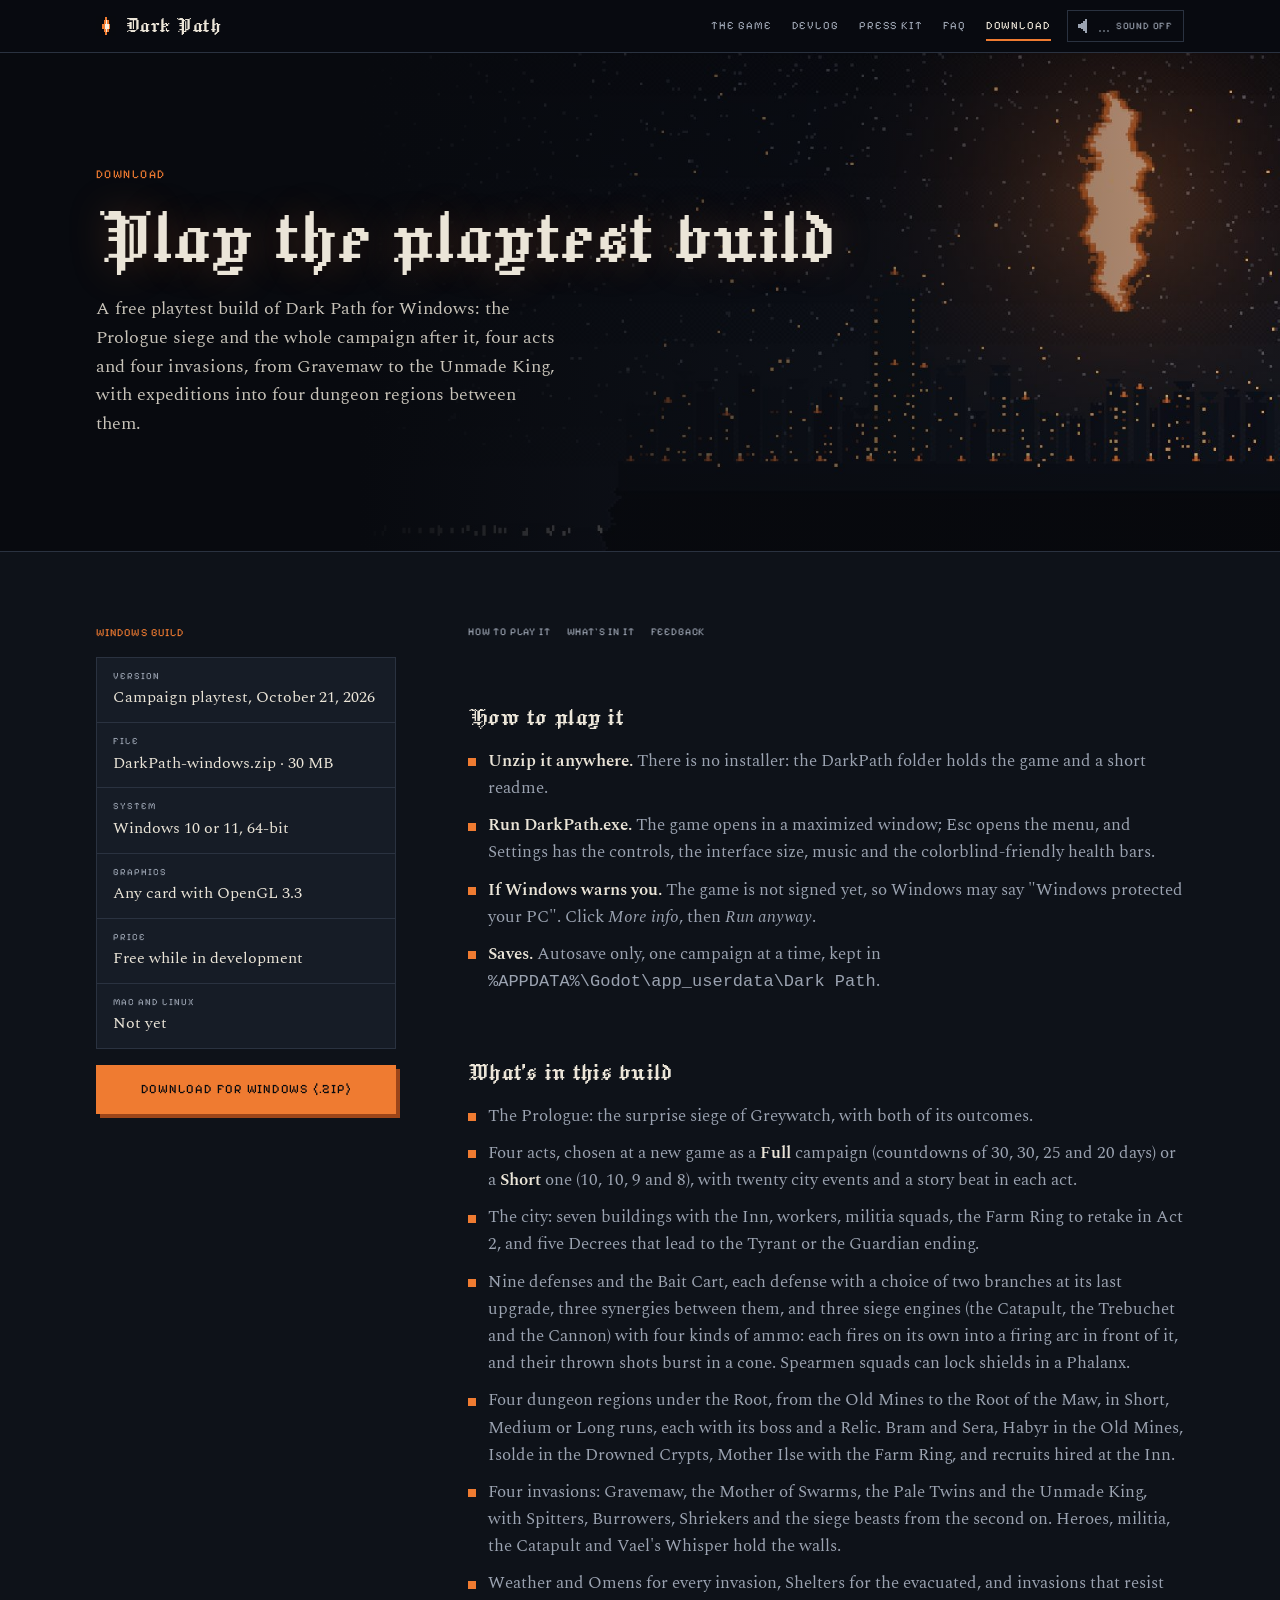
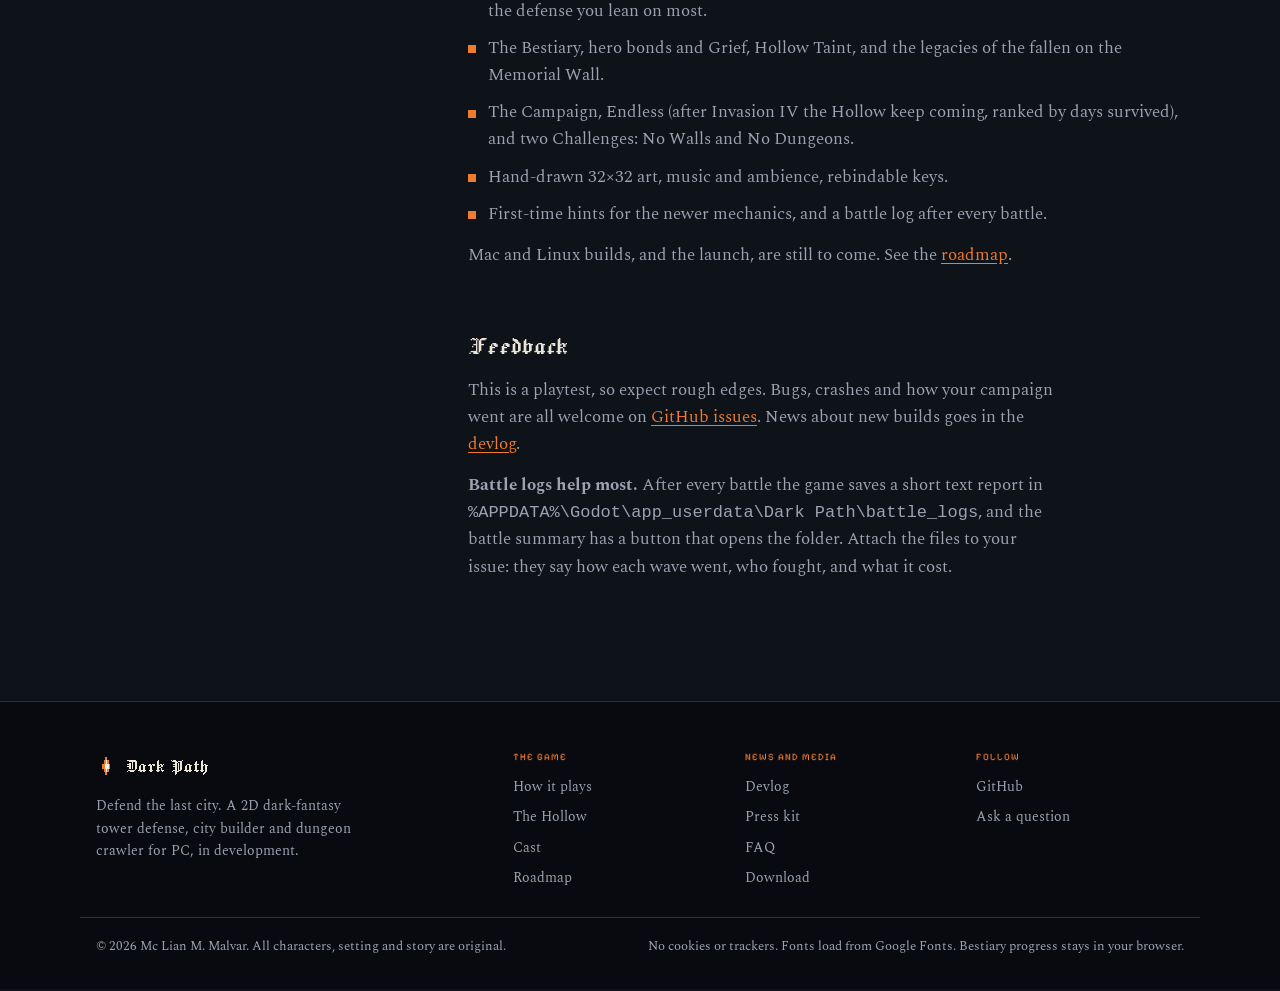
<file: download.html>
<!doctype html>
<html lang="en">
<head>
<meta charset="utf-8">
<meta name="viewport" content="width=device-width, initial-scale=1, viewport-fit=cover">
<title>Download | Dark Path</title>
<meta name="description" content="Download the free Act 1 playtest build of Dark Path for Windows: the Prologue siege, the countdown, the Old Mines and Invasion I.">
<link rel="canonical" href="https://mclianmalvar.github.io/darkpath/download.html">
<meta name="theme-color" content="#080a0f">
<meta property="og:type" content="website">
<meta property="og:site_name" content="Dark Path">
<meta property="og:title" content="Download | Dark Path">
<meta property="og:description" content="Download the free Act 1 playtest build of Dark Path for Windows: the Prologue siege, the countdown, the Old Mines and Invasion I.">
<meta property="og:url" content="https://mclianmalvar.github.io/darkpath/download.html">
<meta property="og:image" content="https://mclianmalvar.github.io/darkpath/og.png">
<meta property="og:image:width" content="1200">
<meta property="og:image:height" content="630">
<meta property="og:image:alt" content="Dark Path: the walled city of Greywatch on a sea cliff, under a glowing tear in the night sky.">
<meta name="twitter:card" content="summary_large_image">
<link rel="icon" type="image/svg+xml" href="assets/favicon.svg">
<link rel="preconnect" href="https://fonts.googleapis.com">
<link rel="preconnect" href="https://fonts.gstatic.com" crossorigin>
<link rel="stylesheet" href="https://fonts.googleapis.com/css2?family=Jacquard+12&family=Pixelify+Sans:wght@400..700&family=Spectral:ital,wght@0,400;0,600;1,400&display=swap">
<link rel="stylesheet" href="assets/site.css">
<script src="assets/site.js" defer></script>
</head>
<body>
<header class="topbar">
  <div class="wrap">
    <a class="mark" href="index.html"><svg viewBox="0 0 16 16" width="20" height="20" aria-hidden="true" shape-rendering="crispEdges"><rect width="16" height="16" fill="#080a0f"/><path fill="#ef7b31" d="M7 1h2v2h1v3h1v4h-1v3H9v2H7v-2H6v-3H5V6h1V3h1z"/><path fill="#f7efe0" d="M8 3h1v3h1v4H9v3H8v-3H7V6h1z"/></svg>Dark Path</a>
    <nav aria-label="Site">
      <a href="index.html">The game</a>
      <a href="devlog.html">Devlog</a>
      <a href="presskit.html">Press kit</a>
      <a href="faq.html">FAQ</a>
      <a href="download.html" aria-current="page">Download</a>
    </nav>
    <div class="bar-actions">
      <button type="button" class="sound-toggle" id="sound-toggle" aria-pressed="false" aria-label="Sound">
        <svg viewBox="0 0 14 14" width="14" height="14" aria-hidden="true" shape-rendering="crispEdges" fill="currentColor"><rect x="0" y="5" width="3" height="4"/><rect x="3" y="4" width="2" height="6"/><rect x="5" y="2" width="2" height="10"/><rect x="7" y="0" width="2" height="14"/></svg>
        <span class="bars" aria-hidden="true"><i></i><i></i><i></i></span>
        <span class="sound-label">Sound off</span>
      </button>
      <button type="button" class="menu-btn" id="menu-btn" aria-expanded="false" aria-controls="mmenu" aria-label="Open menu"><i></i><i></i><i></i></button>
    </div>
  </div>
  <span class="fuse" aria-hidden="true"></span>
</header>

<div class="mmenu" id="mmenu">
  <nav aria-label="All pages">
    <span class="menu-label">Pages</span>
    <a href="index.html" style="--i:0"><span>The game</span><small>Defend the last city</small></a>
    <a href="devlog.html" style="--i:1"><span>Devlog</span><small>News from Greywatch</small></a>
    <a href="presskit.html" style="--i:2"><span>Press kit</span><small>Facts, logos and art</small></a>
    <a href="faq.html" style="--i:3"><span>FAQ</span><small>Common questions</small></a>
    <a href="download.html" aria-current="page" style="--i:4"><span>Download</span><small>Play the playtest build</small></a>
  </nav>
</div>

<main id="top">
  <section class="page-hero" aria-label="Download">
    <div class="wrap">
      <p class="eyebrow">Download</p>
      <h1>Play the playtest build</h1>
      <p class="lede">A free playtest build of Dark Path for Windows: the Prologue siege and the whole campaign after it, four acts and four invasions, from Gravemaw to the Unmade King, with expeditions into four dungeon regions between them.</p>
    </div>
  </section>

  <section class="section">
    <div class="wrap kit">
      <aside class="kit-side" aria-label="The build">
        <p class="side-label">Windows build</p>
        <dl class="fact-sheet">
          <div><dt>Version</dt><dd>Campaign playtest, October 21, 2026</dd></div>
          <div><dt>File</dt><dd>DarkPath-windows.zip &middot; 30 MB</dd></div>
          <div><dt>System</dt><dd>Windows 10 or 11, 64-bit</dd></div>
          <div><dt>Graphics</dt><dd>Any card with OpenGL 3.3</dd></div>
          <div><dt>Price</dt><dd>Free while in development</dd></div>
          <div><dt>Mac and Linux</dt><dd>Not yet</dd></div>
        </dl>
        <a class="btn" href="download/DarkPath-windows.zip" download>Download for Windows (.zip)</a>
      </aside>

      <div class="kit-main">
        <nav class="kit-nav" aria-label="Download sections">
          <a href="#install">How to play it</a><a href="#build">What's in it</a><a href="#feedback">Feedback</a>
        </nav>

        <div class="kit-block" id="install">
          <h2>How to play it</h2>
          <ul class="ticks">
            <li><strong>Unzip it anywhere.</strong> There is no installer: the DarkPath folder holds the game and a short readme.</li>
            <li><strong>Run DarkPath.exe.</strong> The game opens in a maximized window; Esc opens the menu, and Settings has the controls, the interface size, music and the colorblind-friendly health bars.</li>
            <li><strong>If Windows warns you.</strong> The game is not signed yet, so Windows may say "Windows protected your PC". Click <em>More info</em>, then <em>Run anyway</em>.</li>
            <li><strong>Saves.</strong> Autosave only, one campaign at a time, kept in <code>%APPDATA%\Godot\app_userdata\Dark Path</code>.</li>
          </ul>
        </div>

        <div class="kit-block" id="build">
          <h2>What's in this build</h2>
          <ul class="ticks">
            <li>The Prologue: the surprise siege of Greywatch, with both of its outcomes.</li>
            <li>Four acts, chosen at a new game as a <strong>Full</strong> campaign (countdowns of 30, 30, 25 and 20 days) or a <strong>Short</strong> one (10, 10, 9 and 8), with twenty city events and a story beat in each act.</li>
            <li>The city: seven buildings with the Inn, workers, militia squads, the Farm Ring to retake in Act 2, and five Decrees that lead to the Tyrant or the Guardian ending.</li>
            <li>Nine defenses and the Bait Cart, each defense with a choice of two branches at its last upgrade, three synergies between them, and three siege engines (the Catapult, the Trebuchet and the Cannon) with four kinds of ammo: each fires on its own into a firing arc in front of it, and their thrown shots burst in a cone. Spearmen squads can lock shields in a Phalanx.</li>
            <li>Four dungeon regions under the Root, from the Old Mines to the Root of the Maw, in Short, Medium or Long runs, each with its boss and a Relic. Bram and Sera, Habyr in the Old Mines, Isolde in the Drowned Crypts, Mother Ilse with the Farm Ring, and recruits hired at the Inn.</li>
            <li>Four invasions: Gravemaw, the Mother of Swarms, the Pale Twins and the Unmade King, with Spitters, Burrowers, Shriekers and the siege beasts from the second on. Heroes, militia, the Catapult and Vael's Whisper hold the walls.</li>
            <li>Weather and Omens for every invasion, Shelters for the evacuated, and invasions that resist the defense you lean on most.</li>
            <li>The Bestiary, hero bonds and Grief, Hollow Taint, and the legacies of the fallen on the Memorial Wall.</li>
            <li>The Campaign, Endless (after Invasion IV the Hollow keep coming, ranked by days survived), and two Challenges: No Walls and No Dungeons.</li>
            <li>Hand-drawn 32&times;32 art, music and ambience, rebindable keys.</li>
            <li>First-time hints for the newer mechanics, and a battle log after every battle.</li>
          </ul>
          <p>Mac and Linux builds, and the launch, are still to come. See the <a class="text-link" href="index.html#roadmap">roadmap</a>.</p>
        </div>

        <div class="kit-block" id="feedback">
          <h2>Feedback</h2>
          <p>This is a playtest, so expect rough edges. Bugs, crashes and how your campaign went are all welcome on <a class="text-link" href="https://github.com/mclianmalvar/darkpath/issues" target="_blank" rel="noopener">GitHub issues</a>. News about new builds goes in the <a class="text-link" href="devlog.html">devlog</a>.</p>
          <p><strong>Battle logs help most.</strong> After every battle the game saves a short text report in <code>%APPDATA%\Godot\app_userdata\Dark Path\battle_logs</code>, and the battle summary has a button that opens the folder. Attach the files to your issue: they say how each wave went, who fought, and what it cost.</p>
        </div>
      </div>
    </div>
  </section>
</main>

<a class="to-top" id="to-top" href="#top" aria-label="Back to top">
  <svg viewBox="0 0 12 12" width="14" height="14" aria-hidden="true" shape-rendering="crispEdges" fill="currentColor"><rect x="5" y="1" width="2" height="10"/><rect x="3" y="3" width="2" height="2"/><rect x="7" y="3" width="2" height="2"/><rect x="1" y="5" width="2" height="2"/><rect x="9" y="5" width="2" height="2"/></svg>
</a>

<footer>
  <div class="wrap footer-grid">
    <div class="footer-brand">
      <a class="mark" href="index.html"><svg viewBox="0 0 16 16" width="20" height="20" aria-hidden="true" shape-rendering="crispEdges"><rect width="16" height="16" fill="#080a0f"/><path fill="#ef7b31" d="M7 1h2v2h1v3h1v4h-1v3H9v2H7v-2H6v-3H5V6h1V3h1z"/><path fill="#f7efe0" d="M8 3h1v3h1v4H9v3H8v-3H7V6h1z"/></svg>Dark Path</a>
      <p>Defend the last city. A 2D dark-fantasy tower defense, city builder and dungeon crawler for PC, in development.</p>
    </div>
    <nav class="footer-links" aria-label="Footer">
      <div><span class="label">The game</span><a href="index.html#cycle">How it plays</a><a href="index.html#hollow">The Hollow</a><a href="index.html#cast">Cast</a><a href="index.html#roadmap">Roadmap</a></div>
      <div><span class="label">News and media</span><a href="devlog.html">Devlog</a><a href="presskit.html">Press kit</a><a href="faq.html">FAQ</a><a href="download.html">Download</a></div>
      <div><span class="label">Follow</span><a href="https://github.com/mclianmalvar/darkpath" target="_blank" rel="noopener">GitHub</a><a href="https://github.com/mclianmalvar/darkpath/issues" target="_blank" rel="noopener">Ask a question</a></div>
    </nav>
  </div>
  <div class="wrap footer-legal">
    <span>&copy; 2026 Mc Lian M. Malvar. All characters, setting and story are original.</span>
    <span>No cookies or trackers. Fonts load from Google Fonts. Bestiary progress stays in your browser.</span>
  </div>
</footer>
</body>
</html>
</file>
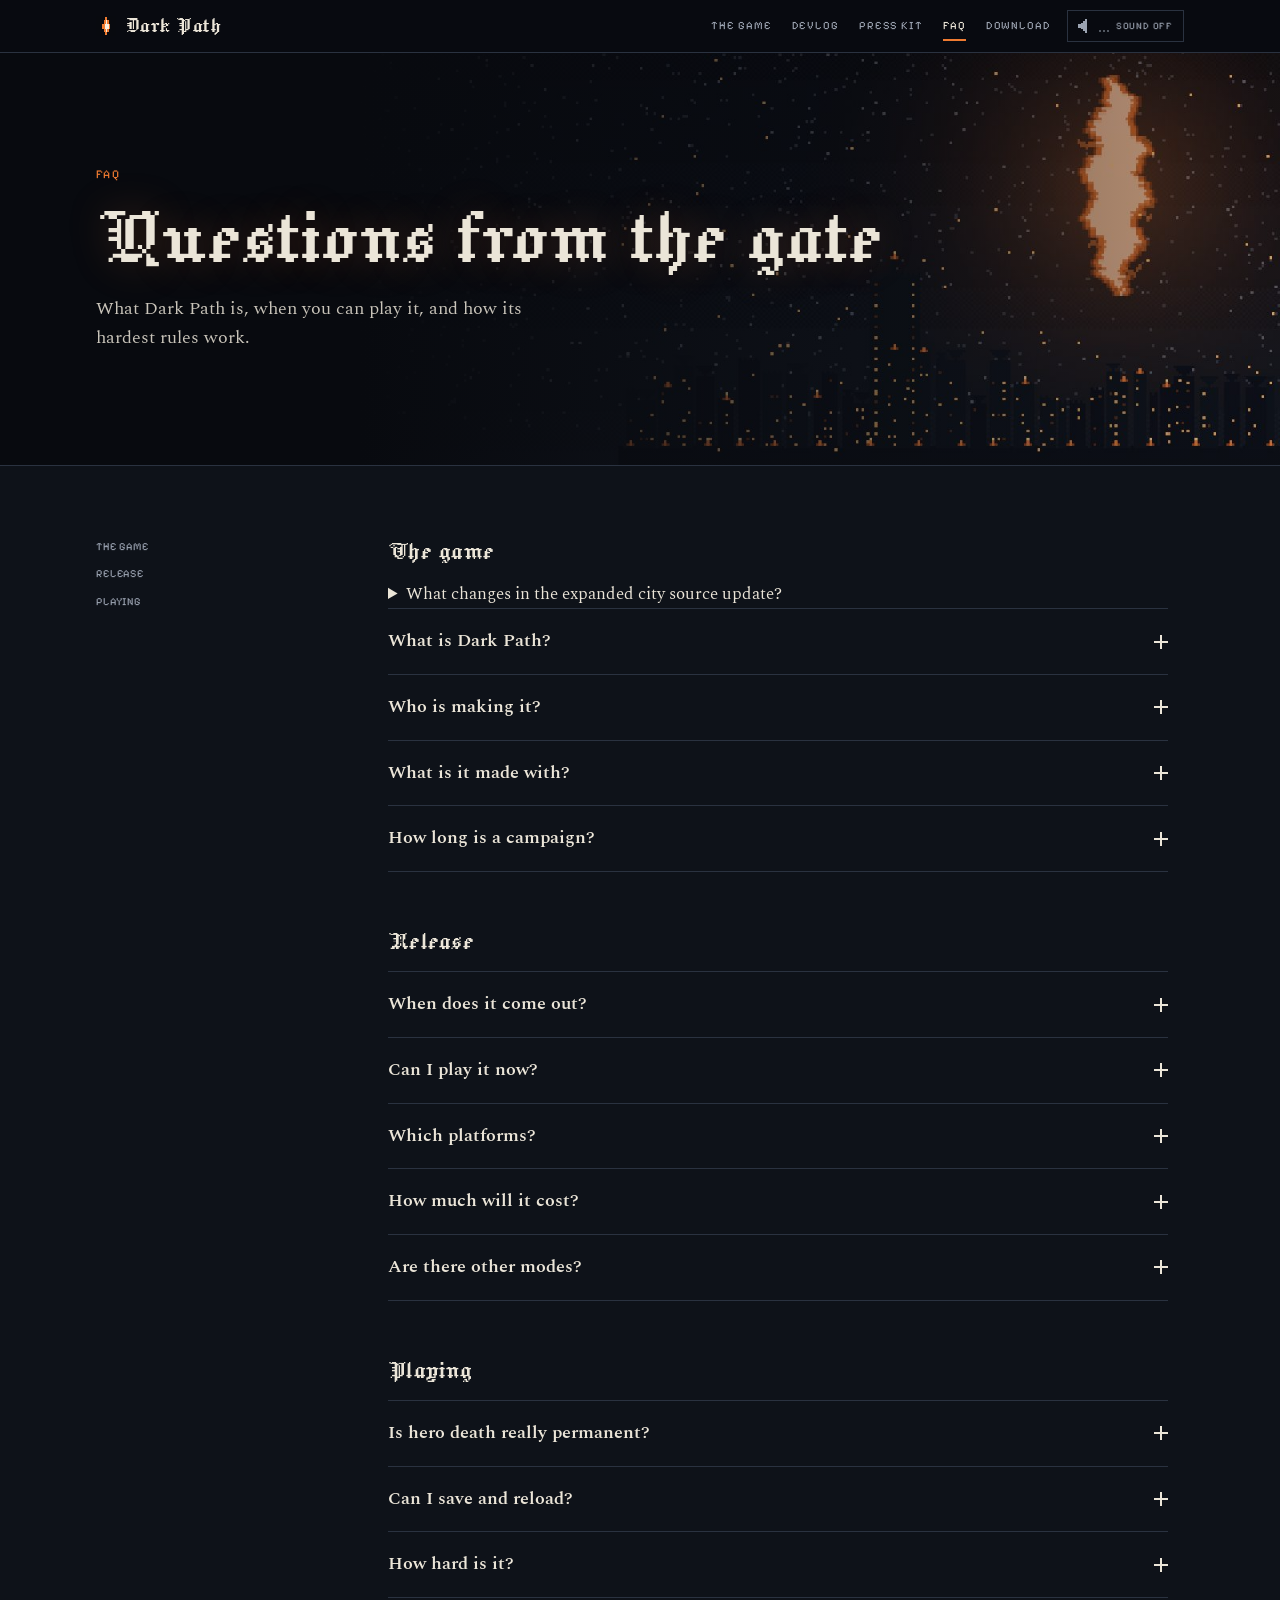
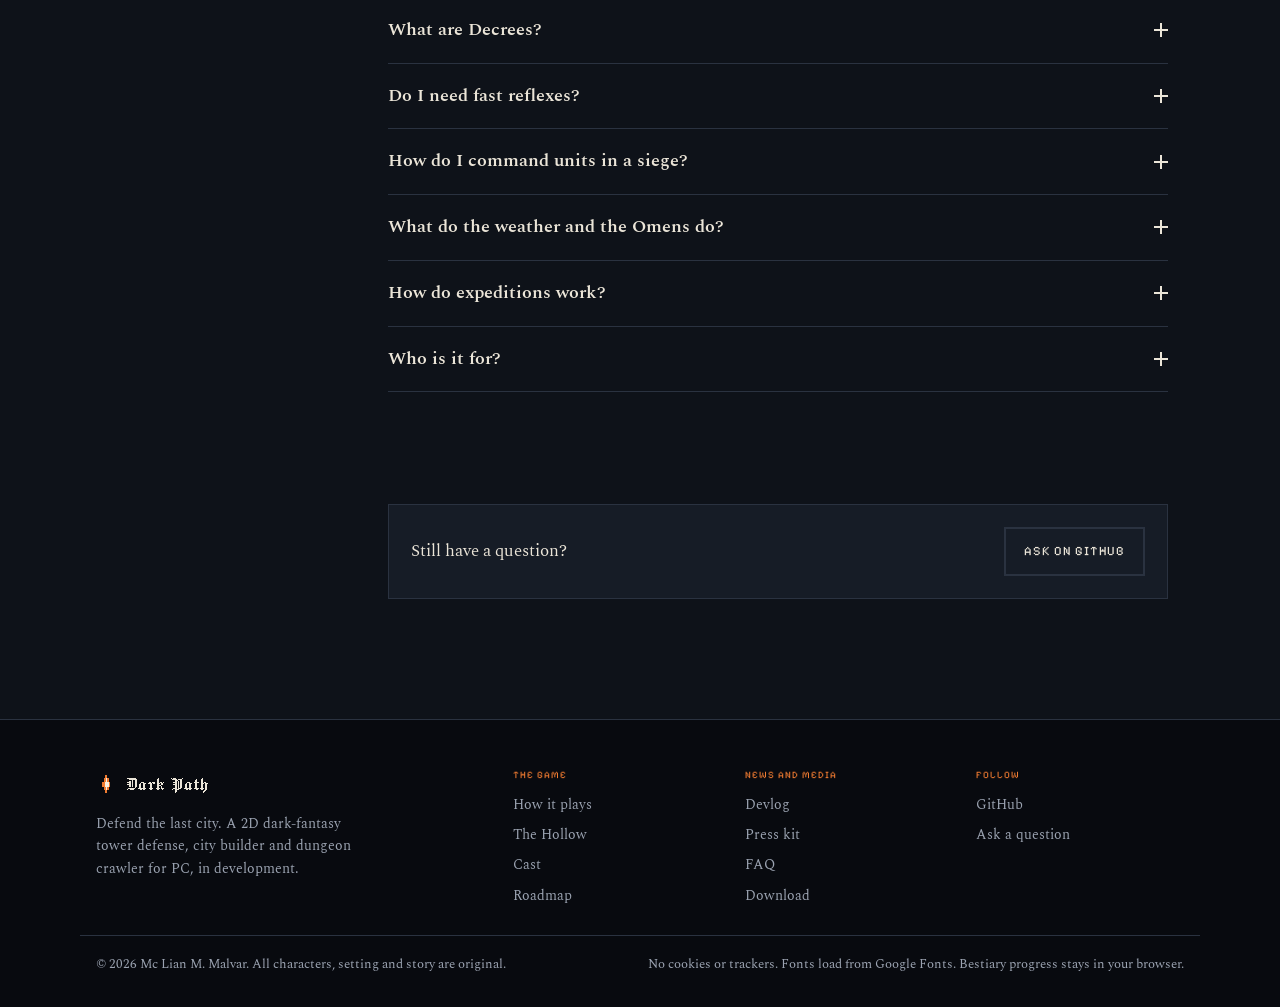
<file: faq.html>
<!doctype html>
<html lang="en">
<head>
<meta charset="utf-8">
<meta name="viewport" content="width=device-width, initial-scale=1, viewport-fit=cover">
<title>FAQ | Dark Path</title>
<meta name="description" content="Answers about Dark Path: release date, price, platforms, permanent death, saving and difficulty.">
<link rel="canonical" href="https://mclianmalvar.github.io/darkpath/faq.html">
<meta name="theme-color" content="#080a0f">
<meta property="og:type" content="website">
<meta property="og:site_name" content="Dark Path">
<meta property="og:title" content="FAQ | Dark Path">
<meta property="og:description" content="Answers about Dark Path: release date, price, platforms, permanent death, saving and difficulty.">
<meta property="og:url" content="https://mclianmalvar.github.io/darkpath/faq.html">
<meta property="og:image" content="https://mclianmalvar.github.io/darkpath/og.png">
<meta property="og:image:width" content="1200">
<meta property="og:image:height" content="630">
<meta property="og:image:alt" content="Dark Path: the walled city of Greywatch on a sea cliff, under a glowing tear in the night sky.">
<meta name="twitter:card" content="summary_large_image">
<link rel="icon" type="image/svg+xml" href="assets/favicon.svg">
<link rel="preconnect" href="https://fonts.googleapis.com">
<link rel="preconnect" href="https://fonts.gstatic.com" crossorigin>
<link rel="stylesheet" href="https://fonts.googleapis.com/css2?family=Jacquard+12&family=Pixelify+Sans:wght@400..700&family=Spectral:ital,wght@0,400;0,600;1,400&display=swap">
<link rel="stylesheet" href="assets/site.css">
<script src="assets/site.js" defer></script>
</head>
<body>
<header class="topbar">
  <div class="wrap">
    <a class="mark" href="index.html"><svg viewBox="0 0 16 16" width="20" height="20" aria-hidden="true" shape-rendering="crispEdges"><rect width="16" height="16" fill="#080a0f"/><path fill="#ef7b31" d="M7 1h2v2h1v3h1v4h-1v3H9v2H7v-2H6v-3H5V6h1V3h1z"/><path fill="#f7efe0" d="M8 3h1v3h1v4H9v3H8v-3H7V6h1z"/></svg>Dark Path</a>
    <nav aria-label="Site">
      <a href="index.html">The game</a>
      <a href="devlog.html">Devlog</a>
      <a href="presskit.html">Press kit</a>
      <a href="faq.html" aria-current="page">FAQ</a>
      <a href="download.html">Download</a>
    </nav>
    <div class="bar-actions">
      <button type="button" class="sound-toggle" id="sound-toggle" aria-pressed="false" aria-label="Sound">
        <svg viewBox="0 0 14 14" width="14" height="14" aria-hidden="true" shape-rendering="crispEdges" fill="currentColor"><rect x="0" y="5" width="3" height="4"/><rect x="3" y="4" width="2" height="6"/><rect x="5" y="2" width="2" height="10"/><rect x="7" y="0" width="2" height="14"/></svg>
        <span class="bars" aria-hidden="true"><i></i><i></i><i></i></span>
        <span class="sound-label">Sound off</span>
      </button>
      <button type="button" class="menu-btn" id="menu-btn" aria-expanded="false" aria-controls="mmenu" aria-label="Open menu"><i></i><i></i><i></i></button>
    </div>
  </div>
  <span class="fuse" aria-hidden="true"></span>
</header>

<div class="mmenu" id="mmenu">
  <nav aria-label="All pages">
    <span class="menu-label">Pages</span>
    <a href="index.html" style="--i:0"><span>The game</span><small>Defend the last city</small></a>
    <a href="devlog.html" style="--i:1"><span>Devlog</span><small>News from Greywatch</small></a>
    <a href="presskit.html" style="--i:2"><span>Press kit</span><small>Facts, logos and art</small></a>
    <a href="faq.html" aria-current="page" style="--i:3"><span>FAQ</span><small>Common questions</small></a>
    <a href="download.html" style="--i:4"><span>Download</span><small>Play the playtest build</small></a>
  </nav>
</div>

<main id="top">
  <section class="page-hero" aria-label="Frequently asked questions">
    <div class="wrap">
      <p class="eyebrow">FAQ</p>
      <h1>Questions from the gate</h1>
      <p class="lede">What Dark Path is, when you can play it, and how its hardest rules work.</p>
    </div>
  </section>

  <section class="section">
    <div class="wrap faq">
      <nav class="faq-nav" aria-label="Question groups">
        <a href="#about">The game</a>
        <a href="#release">Release</a>
        <a href="#playing">Playing</a>
      </nav>

      <div class="faq-groups">
        <div class="faq-group" id="about">
          <h2>The game</h2>
          <details><summary>What changes in the expanded city source update?</summary><div class="answer"><p>The Godot source now uses a 64&times;64 map, with eastern and southern wards. They connect through streets south of the old inner wall and share the Market Ring's loss and reclamation rules. Older saves gain walls and stairs on unoccupied tiles; existing buildings, damage and resources are preserved. Pan or zoom to reach the new plots. The Windows playtest download still uses the earlier map.</p></div></details>
        <details class="faq-item">
            <summary>What is Dark Path?<span class="plus" aria-hidden="true"></span></summary>
            <div class="answer">
              <p>A 2D dark-fantasy tower defense, city builder and dungeon crawler. You rule Greywatch, the last walled city of a fallen kingdom. Before each invasion you get a countdown of days to build defenses and send heroes into dungeons for power and loot. Then you hold the walls in a real-time siege.</p>
            </div>
          </details>
          <details class="faq-item">
            <summary>Who is making it?<span class="plus" aria-hidden="true"></span></summary>
            <div class="answer">
              <p>Mc Lian M. Malvar, as a solo project covering design, programming, art and sound. Friends and classmates playtest each milestone.</p>
            </div>
          </details>
          <details class="faq-item">
            <summary>What is it made with?<span class="plus" aria-hidden="true"></span></summary>
            <div class="answer">
              <p>Godot 4.3, with code in GDScript. The first playable version was built for the web browser and is being moved to Godot. The Godot source uses 128 by 128 pixel textures. Its core defenders have detailed new character artwork with layered armor, sculpted faces, front/back/side views and distinct weapons. Recruits use equipment-matched templates with their own colors. Enemies and buildings have finer material detail. Their drawing size in the world stays the same, and walk cycles, strikes and collapses remain intact. Terrain tiles, portraits and interface icons keep their own resolutions. The downloadable playtest build still uses the earlier art. The music and ambience are composed in code and play from the game itself.</p>
            </div>
          </details>
          <details class="faq-item">
            <summary>How long is a campaign?<span class="plus" aria-hidden="true"></span></summary>
            <div class="answer">
              <p>Four invasions across four acts, about 15 to 20 hours. A countdown day takes about 3 to 10 minutes, longer with a dungeon run, and an invasion about 20 to 30 minutes. In the current build all four acts can be played, at full length (countdowns of 30, 30, 25 and 20 days) or as a short campaign (10, 10, 9 and 8), chosen at a new game.</p>
            </div>
          </details>
        </div>

        <div class="faq-group" id="release">
          <h2>Release</h2>
          <details class="faq-item">
            <summary>When does it come out?<span class="plus" aria-hidden="true"></span></summary>
            <div class="answer">
              <p>There is no release date. Dark Path is built at a hobby pace with no fixed deadlines: each milestone starts when the last one's goal is met. The design is finished, and the whole campaign, Prologue to the Unmade King, is built in Godot as a playtest. The <a class="text-link" href="index.html#roadmap">roadmap</a> shows every step.</p>
            </div>
          </details>
          <details class="faq-item">
            <summary>Can I play it now?<span class="plus" aria-hidden="true"></span></summary>
            <div class="answer">
              <p>Yes: a free playtest build for Windows is on the <a class="text-link" href="download.html">Download</a> page. It covers the Prologue and all four acts, with their invasions, all four dungeon regions, every hero, every defense, siege engine and system in the design, Endless mode and two Challenges. Expect rough edges, and report what you find on GitHub, ideally with the battle logs the game saves after every battle (the battle summary shows where they are). The <a class="text-link" href="devlog.html">devlog</a> announces new builds.</p>
            </div>
          </details>
          <details class="faq-item">
            <summary>Which platforms?<span class="plus" aria-hidden="true"></span></summary>
            <div class="answer">
              <p>PC (Windows), played with keyboard and mouse. All text is in English.</p>
            </div>
          </details>
          <details class="faq-item">
            <summary>How much will it cost?<span class="plus" aria-hidden="true"></span></summary>
            <div class="answer">
              <p>That isn't decided yet. The options on the table are a free release on itch.io, a free demo with a paid full game, or a paid release on Steam.</p>
            </div>
          </details>
          <details class="faq-item">
            <summary>Are there other modes?<span class="plus" aria-hidden="true"></span></summary>
            <div class="answer">
              <p>Yes, and they are in the playtest build. <strong>Endless</strong> plays the campaign, and after Invasion IV the Hollow keep coming: every countdown is shorter than the last and every host larger, and you are ranked by how many days you survive. Two <strong>Challenges</strong> have fixed rules: in <strong>No Walls</strong> the walls and gates fall when Act 1 begins and can never be rebuilt, and in <strong>No Dungeons</strong> the Root is sealed, so there are no expeditions and the heroes found below never come. Pick the mode at a new game; the title screen keeps your best Endless run and every Challenge you have won.</p>
            </div>
          </details>
        </div>

        <div class="faq-group" id="playing">
          <h2>Playing</h2>
          <details class="faq-item">
            <summary>Is hero death really permanent?<span class="plus" aria-hidden="true"></span></summary>
            <div class="answer">
              <p>Yes, on every difficulty. In an invasion, a downed hero can be saved if any ally reaches them within 15 seconds. In a dungeon, a hero at 0 HP is downed, and a second hit kills them. The only exception is the Prologue, where nobody dies.</p>
              <p>The dark can take a hero another way: Hollow Taint builds up below the Root, and a hero whose Taint reaches 100 turns Hollow and is lost. Mother Ilse or a Sanctum can cleanse it before then.</p>
              <p>The names of the fallen are carved into the Memorial Wall, and each leaves something behind for the rest of the campaign: a fallen recruit raises the floor under the city's morale, and a fallen story hero leaves a gift of their own, such as Sera's farther-reaching Archer Posts. Their bonded friends grieve them.</p>
            </div>
          </details>
          <details class="faq-item">
            <summary>Can I save and reload?<span class="plus" aria-hidden="true"></span></summary>
            <div class="answer">
              <p>No. Every difficulty is autosave only, with one save per campaign. The game saves at each Dawn, after each dungeon battle and whenever a hero dies. Quitting saves and exits. This is what makes every death count.</p>
            </div>
          </details>
          <details class="faq-item">
            <summary>How hard is it?<span class="plus" aria-hidden="true"></span></summary>
            <div class="answer">
              <p>There are three difficulties: <strong>Steward</strong> (smaller invasions and more starting resources), <strong>Warden</strong> (the intended experience) and <strong>Tyrant</strong> (stronger invasions and tighter resources). On every difficulty, losses carry forward and there is no comeback help after a defeat.</p>
            </div>
          </details>
          <details class="faq-item">
            <summary>What are Decrees?<span class="plus" aria-hidden="true"></span></summary>
            <div class="answer">
              <p>Harsh laws you pass from the city's Decrees window, one at a time. <strong>Conscription</strong> lets militia squads grow from 8 soldiers to 12 for 15 morale. A <strong>Curfew</strong> keeps any Mimic from slipping in among refugees, at 10% of the city's production. <strong>Plunder the Depths</strong> brings home half again as much gold and stone from the Old Mines, but every hero goes down with more Dread. <strong>Open the Gates</strong> lets refugees in every day to work, and sometimes a Mimic with them. From Act 2, <strong>Burn the Outskirts</strong> burns the east track so the Hollow can only come down the north road, at the cost of every building in the Farm Ring.</p>
              <p>Passing a Decree repeals the one in force, and every Decree you pass is counted as Tyranny (Burn the Outskirts counts twice). Break the last invasion with 5 Tyranny or more and Greywatch survives as a Tyrant's city; with less, as a Guardian's.</p>
            </div>
          </details>
          <details class="faq-item">
            <summary>Do I need fast reflexes?<span class="plus" aria-hidden="true"></span></summary>
            <div class="answer">
              <p>Not necessarily. Dungeon battles use timed strikes and parries, but the <strong>Auto-timing</strong> setting resolves them for you at about 60% of the timing bonus, on any difficulty. Invasions run in real time with an active pause, so you can stop the battle to give orders.</p>
            </div>
          </details>
          <details class="faq-item">
            <summary>How do I command units in a siege?<span class="plus" aria-hidden="true"></span></summary>
            <div class="answer">
              <p>Click or drag to select heroes, militia squads and the Warden, then right-click to move or attack. To set a formation, hold the right mouse button and drag a line, as in Total War: a long line spreads your troops wide and a short one stacks them in ranks. Hold <strong>Shift</strong> while you give an order to queue it after the ones already given.</p>
              <p>Units reach the top of the walls only by the wall stairs. Up there they shoot farther and the ground horde cannot reach them, but Gloomwings dive at them, a Brute or Gravemaw hitting the wall below shakes them, and when that stretch of wall breaks they fall to the ground, hurt, among the monsters. Space pauses the battle, and orders still work while it is paused. In every invasion, V uses Vael's Whisper on one of the Hollow, G sets off Habyr's Hatred, Q casts Isolde's Frostfire on an area, E has Mother Ilse hold her Vigil, and L lets a downed hero make a last stand. T switches a siege engine's ammo. Every key can be changed under Settings, Controls.</p>
              <p>Spearmen have a skill of their own: select a squad, press P and click where it should face, and it forms a <strong>Phalanx</strong>, shields locked in ranks. It holds there, its spears reach farther, it hits harder and takes half the damage of every blow from the front, but it strikes only the Hollow in front of it and will not chase. A move order, or P again, breaks it. Siege engines fire on their own, but only into their firing arc, the wedge in front of them that shows in orange when you select one: left-click to turn an engine (it swings round at its own pace), or click one of the Hollow to point it there. A Catapult's or Trebuchet's shot bursts in a cone that sprays on past where it lands, away from the engine.</p>
              <p>You can give the same orders during the countdown: your troops stand in the city, so you can post them on the walls or behind a gate before the Hollow arrive. Where they stand when the last day ends is where the invasion begins.</p>
              <p>Move the camera with W A S D or the arrow keys, by dragging with the middle mouse button, or by touching the edge of the screen with the mouse. Edge scrolling can be turned off in the settings.</p>
            </div>
          </details>
          <details class="faq-item">
            <summary>What do the weather and the Omens do?<span class="plus" aria-hidden="true"></span></summary>
            <div class="answer">
              <p>Every invasion comes in its own weather, and from the second one under an Omen; the scout report tells you both before the horn. Rain halves fire, fog shortens every range, snow slows everyone and the siege engines' crews, and wind sends arrows astray. A Blood Moon brings a larger host but pays a Gold for every kill, Ashfall shortens the towers' reach, a Starless night blinds the Watchtowers, and the Hunger makes the Hollow faster.</p>
              <p>The Hollow also learn. If one kind of tower deals more than 40% of the damage in an invasion you win, the next host takes 30% less damage from it, and the battle summary warns you. Spread the work across your defenses.</p>
            </div>
          </details>
          <details class="faq-item">
            <summary>How do expeditions work?<span class="plus" aria-hidden="true"></span></summary>
            <div class="answer">
              <p>Click the Root, the great tree in the western woods, to send up to four heroes down through the doorway in it. Pick a region (one more opens each act: the Old Mines, the Drowned Crypts, the Ashen Warrens and the Root of the Maw) and a length. A Short run takes a day. A Medium run takes two days and ends at the region's boss; a Long run takes three, ends at the boss, and makes camp halfway. The extra days pass as soon as the party is home, while the city works on without them. Each boss drops a Relic once per campaign.</p>
              <p>Heroes join along the way: Habyr in the Old Mines, Isolde in the Drowned Crypts, and Mother Ilse when the Farm Ring is retaken. Build an Inn to hire recruits of six classes, each with a quirk or two, up to eight heroes in all.</p>
              <p>Heroes who come home together, or win an invasion together, grow close: Acquainted, then Trusted, then Sworn. Side by side they hit harder, and a Sworn pair has a pair skill in the dungeon, on key 5. Every kind of Hollow you kill fills in its page in the Bestiary, under Orders, until at 50 kills you have studied it and hit it harder.</p>
            </div>
          </details>
          <details class="faq-item">
            <summary>Who is it for?<span class="plus" aria-hidden="true"></span></summary>
            <div class="answer">
              <p>Players 13 and up who enjoy tower defense, strategy, dungeon crawlers and dark fantasy. The rating target is Teen: fantasy violence, no gore.</p>
            </div>
          </details>
        </div>

        <div class="faq-more">
          <p>Still have a question?</p>
          <a class="btn ghost" href="https://github.com/mclianmalvar/darkpath/issues" target="_blank" rel="noopener">Ask on GitHub</a>
        </div>
      </div>
    </div>
  </section>
</main>

<a class="to-top" id="to-top" href="#top" aria-label="Back to top">
  <svg viewBox="0 0 12 12" width="14" height="14" aria-hidden="true" shape-rendering="crispEdges" fill="currentColor"><rect x="5" y="1" width="2" height="10"/><rect x="3" y="3" width="2" height="2"/><rect x="7" y="3" width="2" height="2"/><rect x="1" y="5" width="2" height="2"/><rect x="9" y="5" width="2" height="2"/></svg>
</a>

<footer>
  <div class="wrap footer-grid">
    <div class="footer-brand">
      <a class="mark" href="index.html"><svg viewBox="0 0 16 16" width="20" height="20" aria-hidden="true" shape-rendering="crispEdges"><rect width="16" height="16" fill="#080a0f"/><path fill="#ef7b31" d="M7 1h2v2h1v3h1v4h-1v3H9v2H7v-2H6v-3H5V6h1V3h1z"/><path fill="#f7efe0" d="M8 3h1v3h1v4H9v3H8v-3H7V6h1z"/></svg>Dark Path</a>
      <p>Defend the last city. A 2D dark-fantasy tower defense, city builder and dungeon crawler for PC, in development.</p>
    </div>
    <nav class="footer-links" aria-label="Footer">
      <div><span class="label">The game</span><a href="index.html#cycle">How it plays</a><a href="index.html#hollow">The Hollow</a><a href="index.html#cast">Cast</a><a href="index.html#roadmap">Roadmap</a></div>
      <div><span class="label">News and media</span><a href="devlog.html">Devlog</a><a href="presskit.html">Press kit</a><a href="faq.html">FAQ</a><a href="download.html">Download</a></div>
      <div><span class="label">Follow</span><a href="https://github.com/mclianmalvar/darkpath" target="_blank" rel="noopener">GitHub</a><a href="https://github.com/mclianmalvar/darkpath/issues" target="_blank" rel="noopener">Ask a question</a></div>
    </nav>
  </div>
  <div class="wrap footer-legal">
    <span>&copy; 2026 Mc Lian M. Malvar. All characters, setting and story are original.</span>
    <span>No cookies or trackers. Fonts load from Google Fonts. Bestiary progress stays in your browser.</span>
  </div>
</footer>
</body>
</html>
</file>
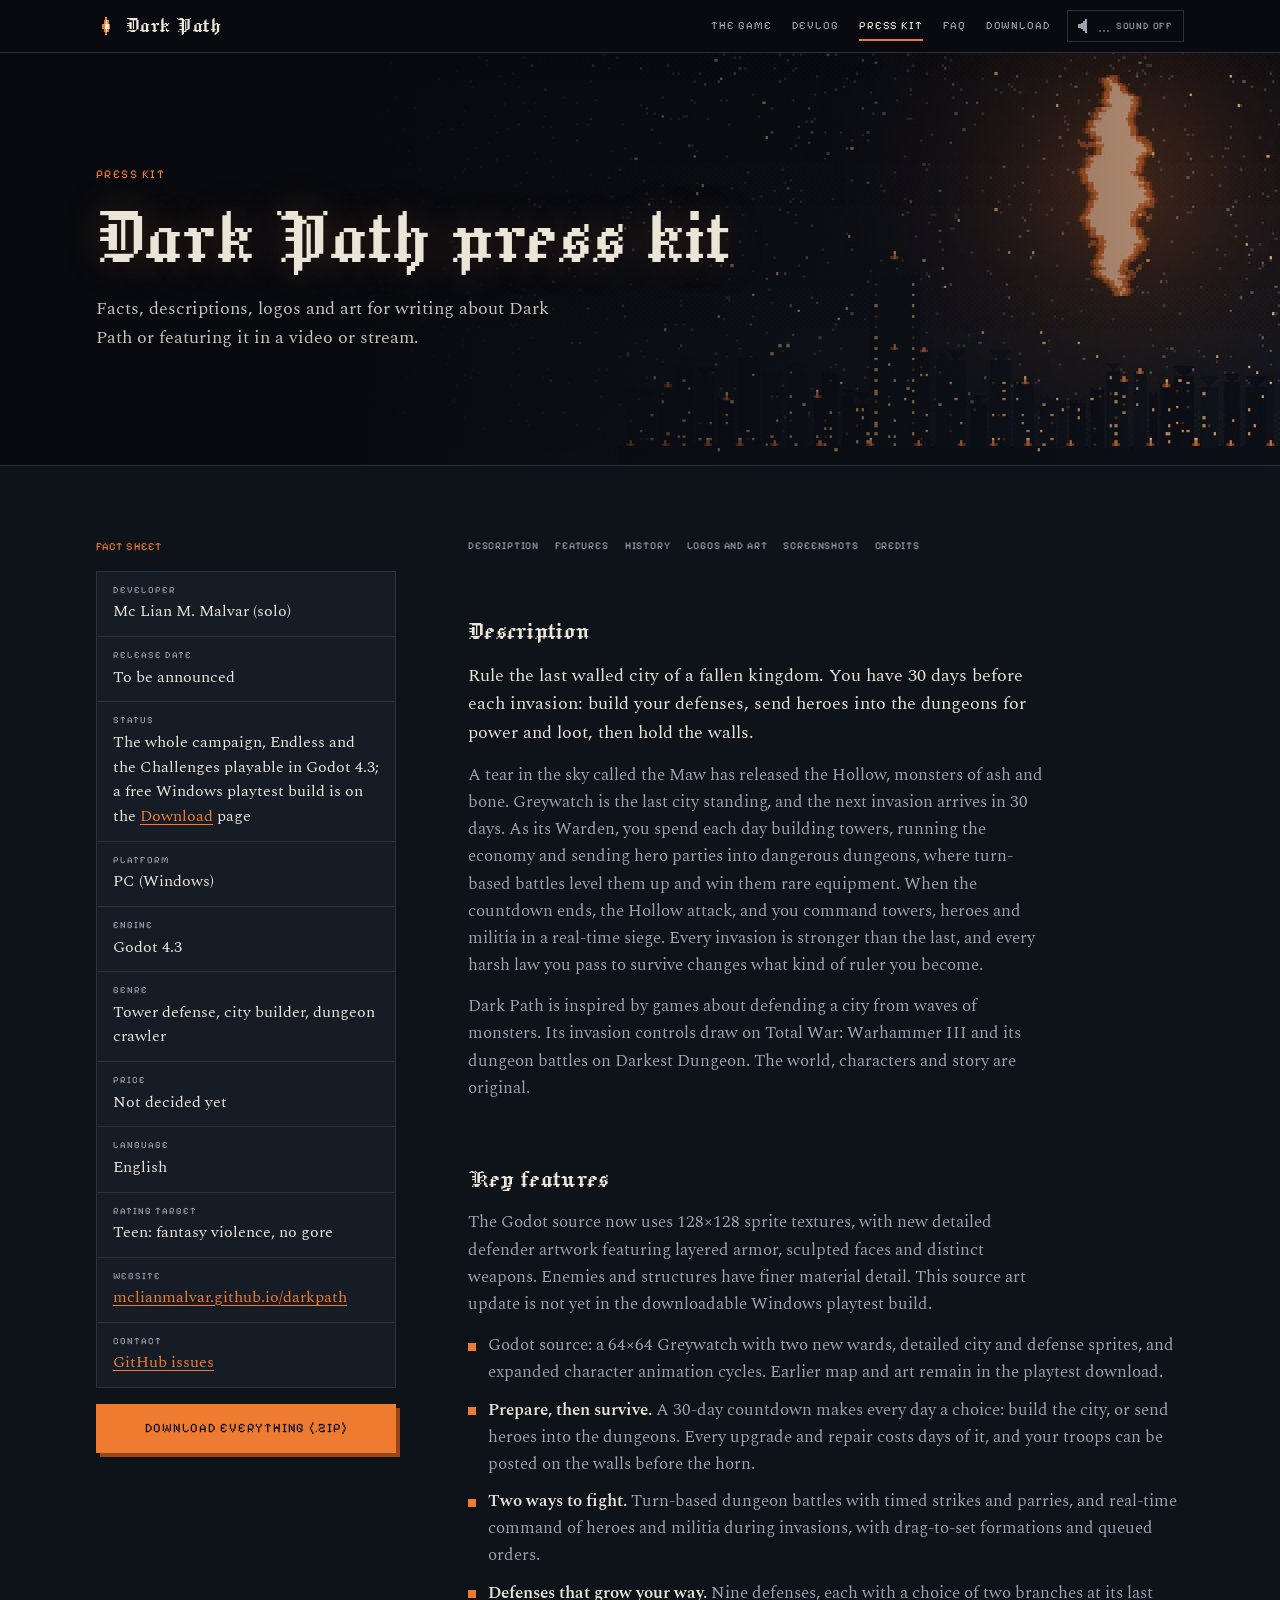
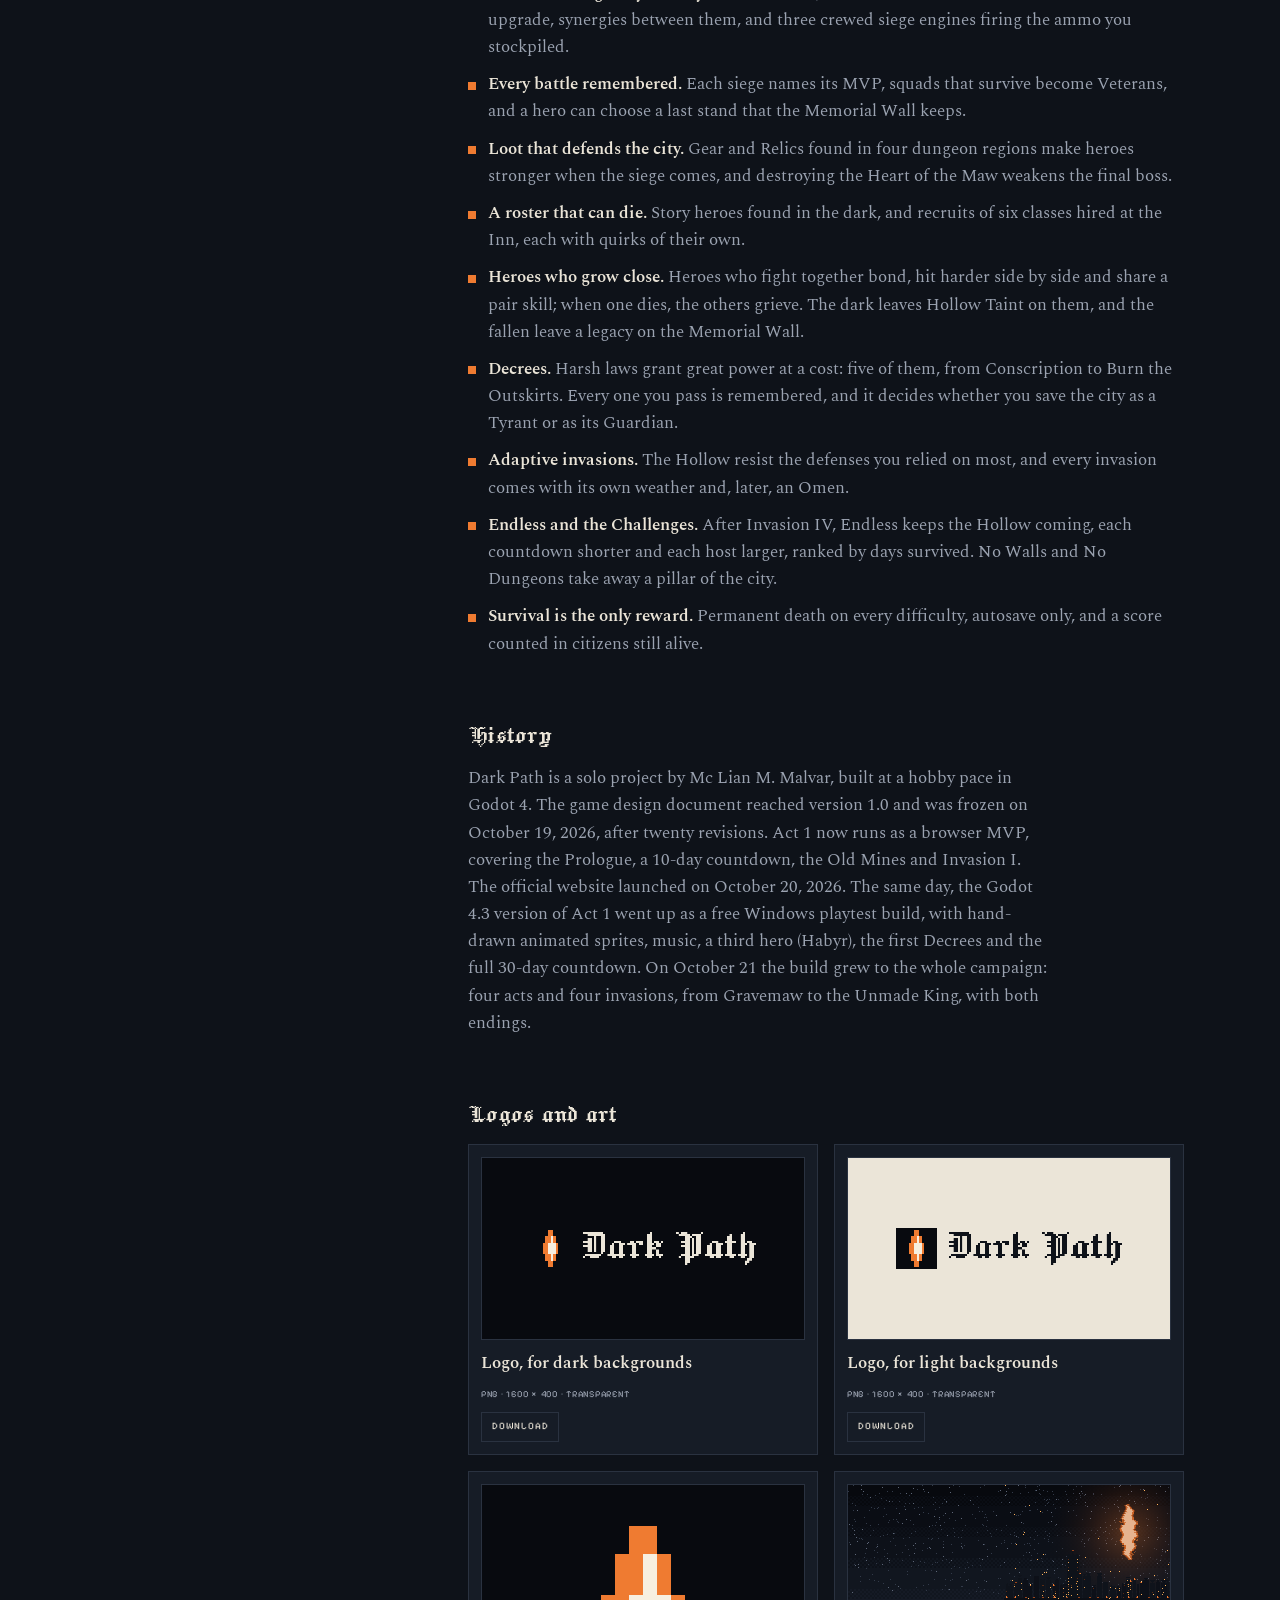
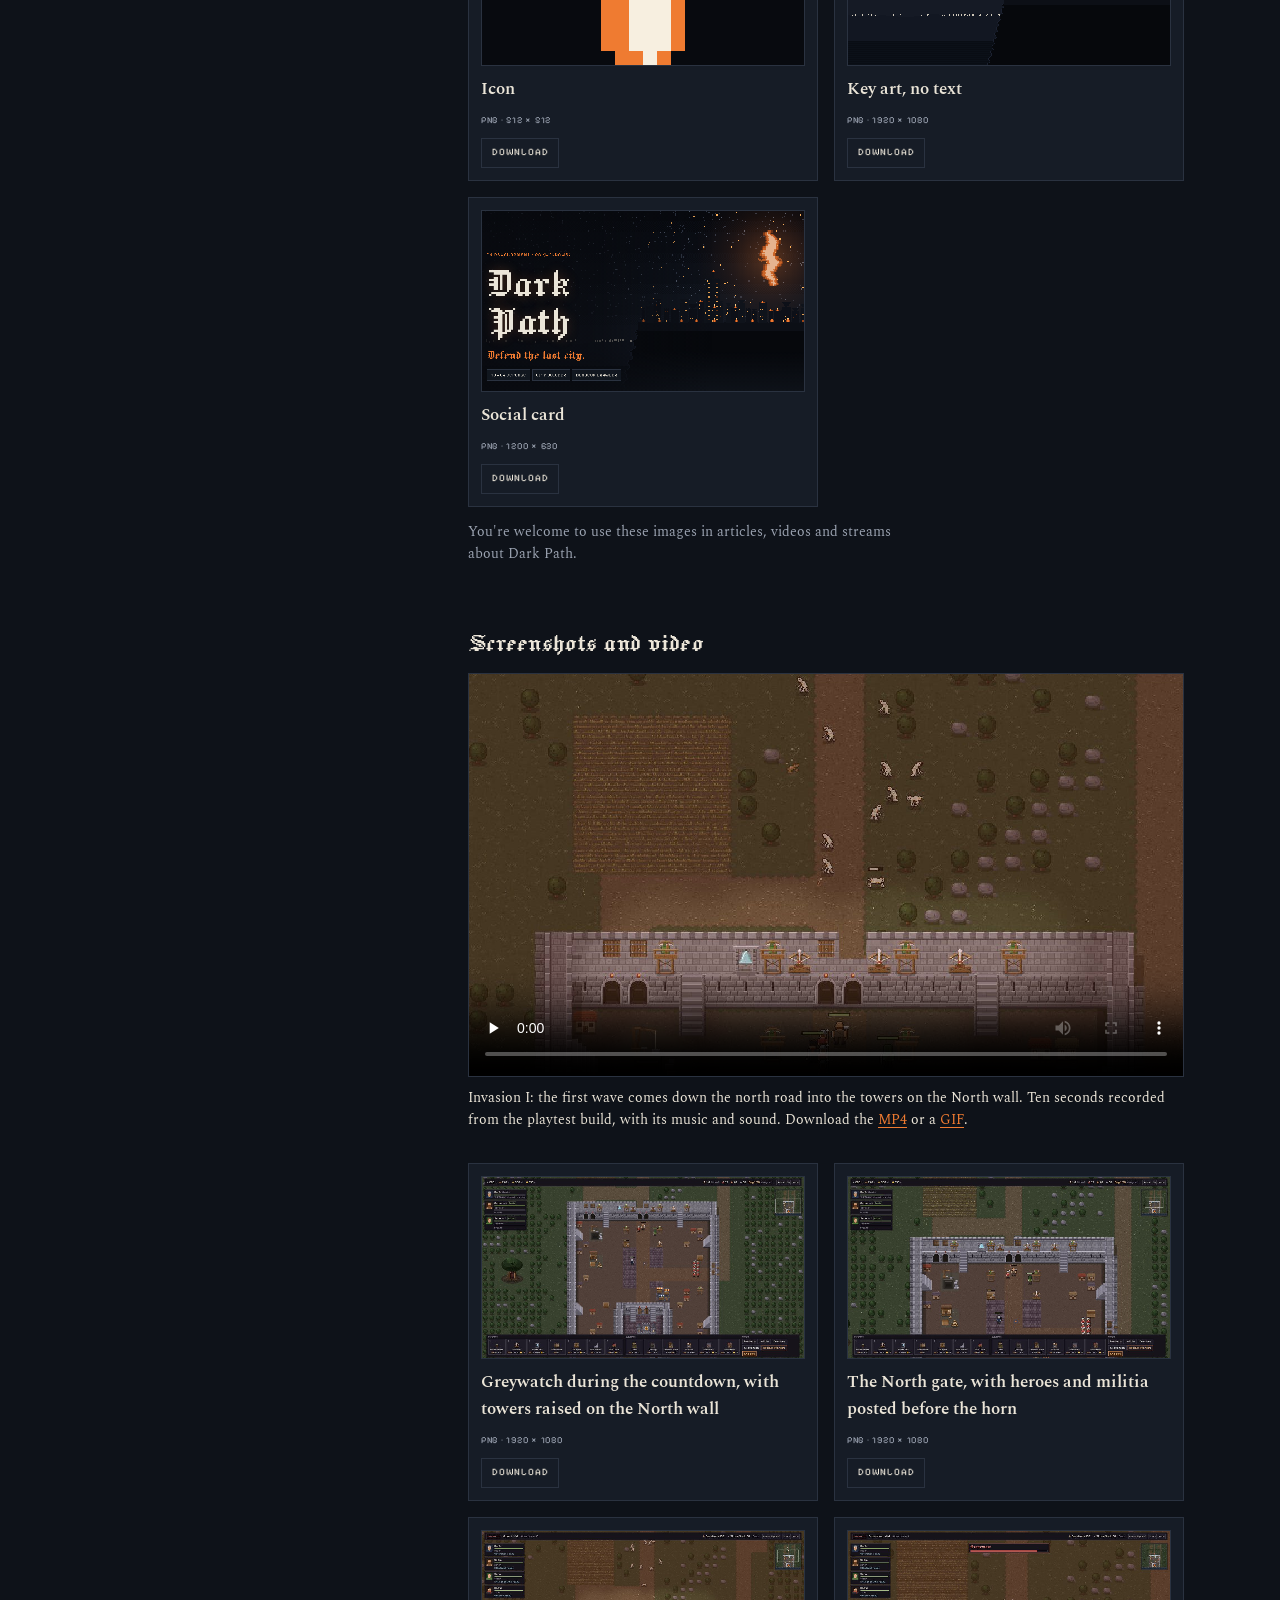
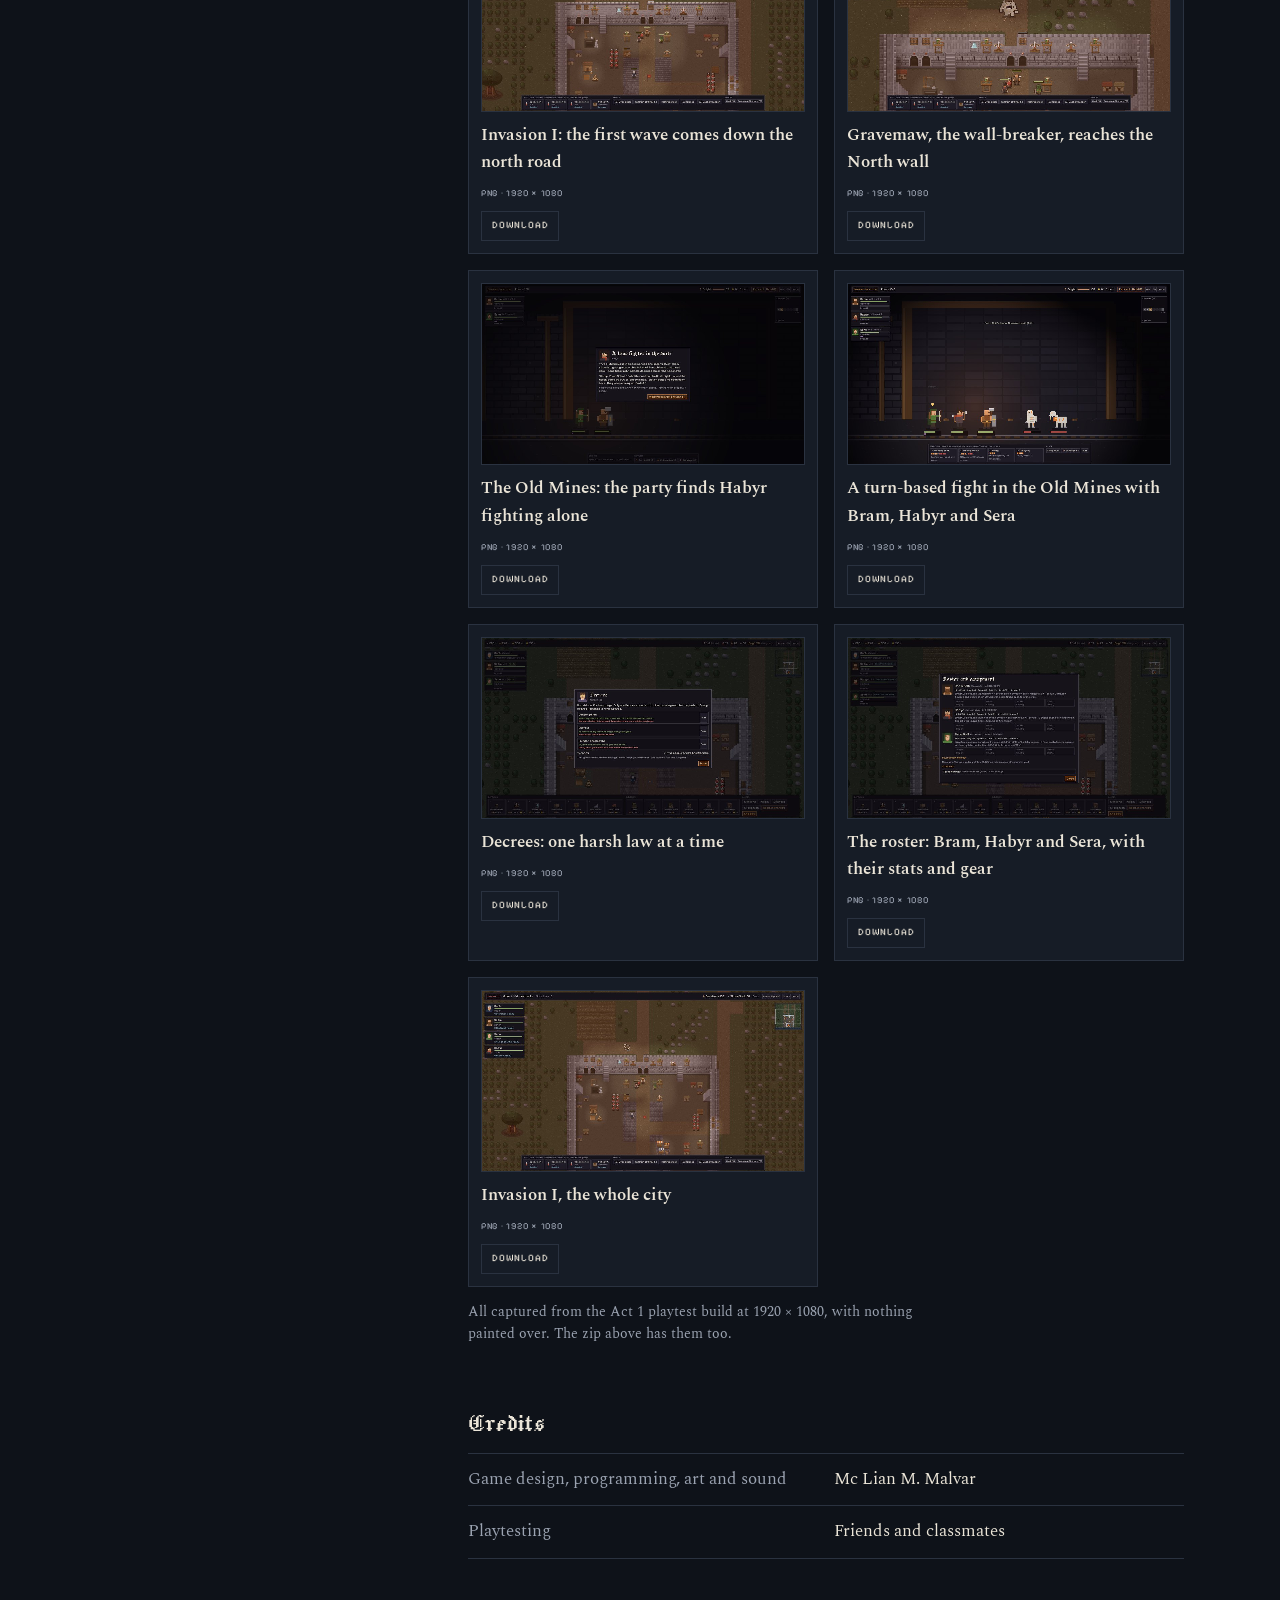
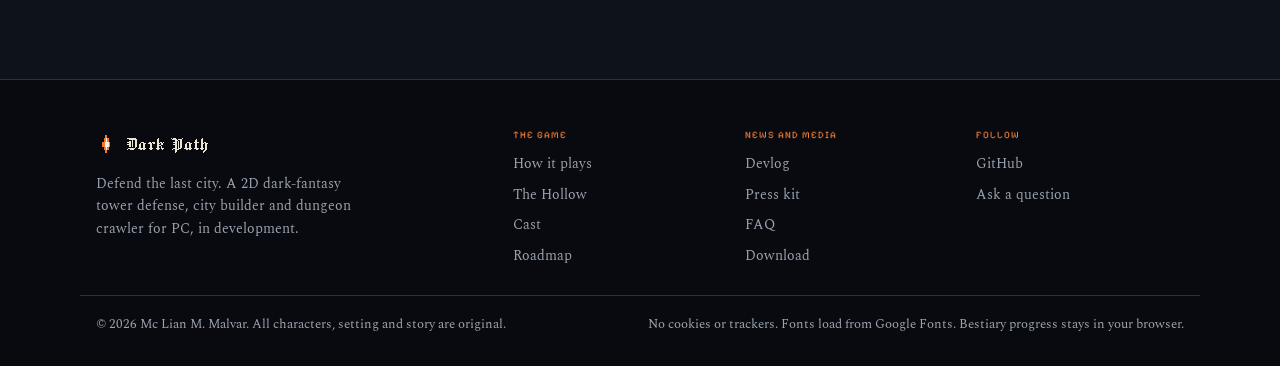
<file: presskit.html>
<!doctype html>
<html lang="en">
<head>
<meta charset="utf-8">
<meta name="viewport" content="width=device-width, initial-scale=1, viewport-fit=cover">
<title>Press kit | Dark Path</title>
<meta name="description" content="Fact sheet, description, logos and art for Dark Path, a dark-fantasy tower defense and dungeon crawler.">
<link rel="canonical" href="https://mclianmalvar.github.io/darkpath/presskit.html">
<meta name="theme-color" content="#080a0f">
<meta property="og:type" content="website">
<meta property="og:site_name" content="Dark Path">
<meta property="og:title" content="Press kit | Dark Path">
<meta property="og:description" content="Fact sheet, description, logos and art for Dark Path, a dark-fantasy tower defense and dungeon crawler.">
<meta property="og:url" content="https://mclianmalvar.github.io/darkpath/presskit.html">
<meta property="og:image" content="https://mclianmalvar.github.io/darkpath/og.png">
<meta property="og:image:width" content="1200">
<meta property="og:image:height" content="630">
<meta property="og:image:alt" content="Dark Path: the walled city of Greywatch on a sea cliff, under a glowing tear in the night sky.">
<meta name="twitter:card" content="summary_large_image">
<link rel="icon" type="image/svg+xml" href="assets/favicon.svg">
<link rel="preconnect" href="https://fonts.googleapis.com">
<link rel="preconnect" href="https://fonts.gstatic.com" crossorigin>
<link rel="stylesheet" href="https://fonts.googleapis.com/css2?family=Jacquard+12&family=Pixelify+Sans:wght@400..700&family=Spectral:ital,wght@0,400;0,600;1,400&display=swap">
<link rel="stylesheet" href="assets/site.css">
<script src="assets/site.js" defer></script>
</head>
<body>
<header class="topbar">
  <div class="wrap">
    <a class="mark" href="index.html"><svg viewBox="0 0 16 16" width="20" height="20" aria-hidden="true" shape-rendering="crispEdges"><rect width="16" height="16" fill="#080a0f"/><path fill="#ef7b31" d="M7 1h2v2h1v3h1v4h-1v3H9v2H7v-2H6v-3H5V6h1V3h1z"/><path fill="#f7efe0" d="M8 3h1v3h1v4H9v3H8v-3H7V6h1z"/></svg>Dark Path</a>
    <nav aria-label="Site">
      <a href="index.html">The game</a>
      <a href="devlog.html">Devlog</a>
      <a href="presskit.html" aria-current="page">Press kit</a>
      <a href="faq.html">FAQ</a>
      <a href="download.html">Download</a>
    </nav>
    <div class="bar-actions">
      <button type="button" class="sound-toggle" id="sound-toggle" aria-pressed="false" aria-label="Sound">
        <svg viewBox="0 0 14 14" width="14" height="14" aria-hidden="true" shape-rendering="crispEdges" fill="currentColor"><rect x="0" y="5" width="3" height="4"/><rect x="3" y="4" width="2" height="6"/><rect x="5" y="2" width="2" height="10"/><rect x="7" y="0" width="2" height="14"/></svg>
        <span class="bars" aria-hidden="true"><i></i><i></i><i></i></span>
        <span class="sound-label">Sound off</span>
      </button>
      <button type="button" class="menu-btn" id="menu-btn" aria-expanded="false" aria-controls="mmenu" aria-label="Open menu"><i></i><i></i><i></i></button>
    </div>
  </div>
  <span class="fuse" aria-hidden="true"></span>
</header>

<div class="mmenu" id="mmenu">
  <nav aria-label="All pages">
    <span class="menu-label">Pages</span>
    <a href="index.html" style="--i:0"><span>The game</span><small>Defend the last city</small></a>
    <a href="devlog.html" style="--i:1"><span>Devlog</span><small>News from Greywatch</small></a>
    <a href="presskit.html" aria-current="page" style="--i:2"><span>Press kit</span><small>Facts, logos and art</small></a>
    <a href="faq.html" style="--i:3"><span>FAQ</span><small>Common questions</small></a>
    <a href="download.html" style="--i:4"><span>Download</span><small>Play the playtest build</small></a>
  </nav>
</div>

<main id="top">
  <section class="page-hero" aria-label="Press kit">
    <div class="wrap">
      <p class="eyebrow">Press kit</p>
      <h1>Dark Path press kit</h1>
      <p class="lede">Facts, descriptions, logos and art for writing about Dark Path or featuring it in a video or stream.</p>
    </div>
  </section>

  <section class="section">
    <div class="wrap kit">
      <aside class="kit-side" aria-label="Fact sheet">
        <p class="side-label">Fact sheet</p>
        <dl class="fact-sheet">
          <div><dt>Developer</dt><dd>Mc Lian M. Malvar (solo)</dd></div>
          <div><dt>Release date</dt><dd>To be announced</dd></div>
          <div><dt>Status</dt><dd>The whole campaign, Endless and the Challenges playable in Godot 4.3; a free Windows playtest build is on the <a class="text-link" href="download.html">Download</a> page</dd></div>
          <div><dt>Platform</dt><dd>PC (Windows)</dd></div>
          <div><dt>Engine</dt><dd>Godot 4.3</dd></div>
          <div><dt>Genre</dt><dd>Tower defense, city builder, dungeon crawler</dd></div>
          <div><dt>Price</dt><dd>Not decided yet</dd></div>
          <div><dt>Language</dt><dd>English</dd></div>
          <div><dt>Rating target</dt><dd>Teen: fantasy violence, no gore</dd></div>
          <div><dt>Website</dt><dd><a class="text-link" href="https://mclianmalvar.github.io/darkpath/">mclianmalvar.github.io/darkpath</a></dd></div>
          <div><dt>Contact</dt><dd><a class="text-link" href="https://github.com/mclianmalvar/darkpath/issues" target="_blank" rel="noopener">GitHub issues</a></dd></div>
        </dl>
        <a class="btn" href="presskit/dark-path-press-kit.zip" download>Download everything (.zip)</a>
      </aside>

      <div class="kit-main">
        <nav class="kit-nav" aria-label="Press kit sections">
          <a href="#description">Description</a><a href="#features">Features</a><a href="#history">History</a>
          <a href="#images">Logos and art</a><a href="#screenshots">Screenshots</a><a href="#credits">Credits</a>
        </nav>

        <div class="kit-block" id="description">
          <h2>Description</h2>
          <p class="short">Rule the last walled city of a fallen kingdom. You have 30 days before each invasion: build your defenses, send heroes into the dungeons for power and loot, then hold the walls.</p>
          <p>A tear in the sky called the Maw has released the Hollow, monsters of ash and bone. Greywatch is the last city standing, and the next invasion arrives in 30 days. As its Warden, you spend each day building towers, running the economy and sending hero parties into dangerous dungeons, where turn-based battles level them up and win them rare equipment. When the countdown ends, the Hollow attack, and you command towers, heroes and militia in a real-time siege. Every invasion is stronger than the last, and every harsh law you pass to survive changes what kind of ruler you become.</p>
          <p>Dark Path is inspired by games about defending a city from waves of monsters. Its invasion controls draw on Total War: Warhammer III and its dungeon battles on Darkest Dungeon. The world, characters and story are original.</p>
        </div>

        <div class="kit-block" id="features">
          <h2>Key features</h2>
          <p>The Godot source now uses 128&times;128 sprite textures, with new detailed defender artwork featuring layered armor, sculpted faces and distinct weapons. Enemies and structures have finer material detail. This source art update is not yet in the downloadable Windows playtest build.</p>
          <ul class="ticks">
            <li>Godot source: a 64&times;64 Greywatch with two new wards, detailed city and defense sprites, and expanded character animation cycles. Earlier map and art remain in the playtest download.</li>
            <li><strong>Prepare, then survive.</strong> A 30-day countdown makes every day a choice: build the city, or send heroes into the dungeons. Every upgrade and repair costs days of it, and your troops can be posted on the walls before the horn.</li>
            <li><strong>Two ways to fight.</strong> Turn-based dungeon battles with timed strikes and parries, and real-time command of heroes and militia during invasions, with drag-to-set formations and queued orders.</li>
            <li><strong>Defenses that grow your way.</strong> Nine defenses, each with a choice of two branches at its last upgrade, synergies between them, and three crewed siege engines firing the ammo you stockpiled.</li>
            <li><strong>Every battle remembered.</strong> Each siege names its MVP, squads that survive become Veterans, and a hero can choose a last stand that the Memorial Wall keeps.</li>
            <li><strong>Loot that defends the city.</strong> Gear and Relics found in four dungeon regions make heroes stronger when the siege comes, and destroying the Heart of the Maw weakens the final boss.</li>
            <li><strong>A roster that can die.</strong> Story heroes found in the dark, and recruits of six classes hired at the Inn, each with quirks of their own.</li>
            <li><strong>Heroes who grow close.</strong> Heroes who fight together bond, hit harder side by side and share a pair skill; when one dies, the others grieve. The dark leaves Hollow Taint on them, and the fallen leave a legacy on the Memorial Wall.</li>
            <li><strong>Decrees.</strong> Harsh laws grant great power at a cost: five of them, from Conscription to Burn the Outskirts. Every one you pass is remembered, and it decides whether you save the city as a Tyrant or as its Guardian.</li>
            <li><strong>Adaptive invasions.</strong> The Hollow resist the defenses you relied on most, and every invasion comes with its own weather and, later, an Omen.</li>
            <li><strong>Endless and the Challenges.</strong> After Invasion IV, Endless keeps the Hollow coming, each countdown shorter and each host larger, ranked by days survived. No Walls and No Dungeons take away a pillar of the city.</li>
            <li><strong>Survival is the only reward.</strong> Permanent death on every difficulty, autosave only, and a score counted in citizens still alive.</li>
          </ul>
        </div>

        <div class="kit-block" id="history">
          <h2>History</h2>
          <p>Dark Path is a solo project by Mc Lian M. Malvar, built at a hobby pace in Godot 4. The game design document reached version 1.0 and was frozen on October 19, 2026, after twenty revisions. Act 1 now runs as a browser MVP, covering the Prologue, a 10-day countdown, the Old Mines and Invasion I. The official website launched on October 20, 2026. The same day, the Godot 4.3 version of Act 1 went up as a free Windows playtest build, with hand-drawn animated sprites, music, a third hero (Habyr), the first Decrees and the full 30-day countdown. On October 21 the build grew to the whole campaign: four acts and four invasions, from Gravemaw to the Unmade King, with both endings.</p>
        </div>

        <div class="kit-block" id="images">
          <h2>Logos and art</h2>
          <div class="assets-grid">
            <div class="asset">
              <div class="thumb"><img src="presskit/dark-path-logo.png" alt="Dark Path logo in light lettering" loading="lazy"></div>
              <span class="name">Logo, for dark backgrounds</span><span class="meta">PNG &middot; 1600 &times; 400 &middot; transparent</span>
              <a class="dl" href="presskit/dark-path-logo.png" download>Download</a>
            </div>
            <div class="asset">
              <div class="thumb light"><img src="presskit/dark-path-logo-dark.png" alt="Dark Path logo in dark lettering" loading="lazy"></div>
              <span class="name">Logo, for light backgrounds</span><span class="meta">PNG &middot; 1600 &times; 400 &middot; transparent</span>
              <a class="dl" href="presskit/dark-path-logo-dark.png" download>Download</a>
            </div>
            <div class="asset">
              <div class="thumb"><img src="presskit/dark-path-icon.png" alt="Dark Path icon: the glowing Maw" loading="lazy"></div>
              <span class="name">Icon</span><span class="meta">PNG &middot; 512 &times; 512</span>
              <a class="dl" href="presskit/dark-path-icon.png" download>Download</a>
            </div>
            <div class="asset">
              <div class="thumb"><img class="fill" src="presskit/dark-path-key-art.png" alt="Key art: Greywatch on its sea cliff under the Maw" loading="lazy"></div>
              <span class="name">Key art, no text</span><span class="meta">PNG &middot; 1920 &times; 1080</span>
              <a class="dl" href="presskit/dark-path-key-art.png" download>Download</a>
            </div>
            <div class="asset">
              <div class="thumb"><img class="fill" src="presskit/dark-path-social-card.png" alt="Social card with the Dark Path title over Greywatch" loading="lazy"></div>
              <span class="name">Social card</span><span class="meta">PNG &middot; 1200 &times; 630</span>
              <a class="dl" href="presskit/dark-path-social-card.png" download>Download</a>
            </div>
          </div>
          <p class="note">You're welcome to use these images in articles, videos and streams about Dark Path.</p>
        </div>

        <div class="kit-block" id="screenshots">
          <h2>Screenshots and video</h2>
          <figure class="kit-video">
            <video controls loop playsinline preload="none" poster="presskit/screens/thumbs/clip_poster.jpg" width="1280" height="720">
              <source src="presskit/dark-path-invasion.mp4" type="video/mp4">
            </video>
            <figcaption class="note">Invasion I: the first wave comes down the north road into the towers on the North wall. Ten seconds recorded from the playtest build, with its music and sound. Download the <a class="text-link" href="presskit/dark-path-invasion.mp4" download>MP4</a> or a <a class="text-link" href="presskit/dark-path-invasion.gif" download>GIF</a>.</figcaption>
          </figure>
          <div class="assets-grid">
            <div class="asset">
              <div class="thumb"><a href="presskit/screens/city_overview.png"><img class="fill" src="presskit/screens/thumbs/city_overview.jpg" alt="Greywatch during the countdown, with towers raised on the North wall" loading="lazy" width="960" height="540"></a></div>
              <span class="name">Greywatch during the countdown, with towers raised on the North wall</span><span class="meta">PNG &middot; 1920 &times; 1080</span>
              <a class="dl" href="presskit/screens/city_overview.png" download>Download</a>
            </div>
            <div class="asset">
              <div class="thumb"><a href="presskit/screens/city_north_gate.png"><img class="fill" src="presskit/screens/thumbs/city_north_gate.jpg" alt="The North gate, with heroes and militia posted before the horn" loading="lazy" width="960" height="540"></a></div>
              <span class="name">The North gate, with heroes and militia posted before the horn</span><span class="meta">PNG &middot; 1920 &times; 1080</span>
              <a class="dl" href="presskit/screens/city_north_gate.png" download>Download</a>
            </div>
            <div class="asset">
              <div class="thumb"><a href="presskit/screens/battle_north_gate.png"><img class="fill" src="presskit/screens/thumbs/battle_north_gate.jpg" alt="Invasion I: the first wave comes down the north road" loading="lazy" width="960" height="540"></a></div>
              <span class="name">Invasion I: the first wave comes down the north road</span><span class="meta">PNG &middot; 1920 &times; 1080</span>
              <a class="dl" href="presskit/screens/battle_north_gate.png" download>Download</a>
            </div>
            <div class="asset">
              <div class="thumb"><a href="presskit/screens/battle_gravemaw.png"><img class="fill" src="presskit/screens/thumbs/battle_gravemaw.jpg" alt="Gravemaw, the wall-breaker, reaches the North wall" loading="lazy" width="960" height="540"></a></div>
              <span class="name">Gravemaw, the wall-breaker, reaches the North wall</span><span class="meta">PNG &middot; 1920 &times; 1080</span>
              <a class="dl" href="presskit/screens/battle_gravemaw.png" download>Download</a>
            </div>
            <div class="asset">
              <div class="thumb"><a href="presskit/screens/dungeon_habyr.png"><img class="fill" src="presskit/screens/thumbs/dungeon_habyr.jpg" alt="The Old Mines: the party finds Habyr fighting alone" loading="lazy" width="960" height="540"></a></div>
              <span class="name">The Old Mines: the party finds Habyr fighting alone</span><span class="meta">PNG &middot; 1920 &times; 1080</span>
              <a class="dl" href="presskit/screens/dungeon_habyr.png" download>Download</a>
            </div>
            <div class="asset">
              <div class="thumb"><a href="presskit/screens/dungeon_battle.png"><img class="fill" src="presskit/screens/thumbs/dungeon_battle.jpg" alt="A turn-based fight in the Old Mines with Bram, Habyr and Sera" loading="lazy" width="960" height="540"></a></div>
              <span class="name">A turn-based fight in the Old Mines with Bram, Habyr and Sera</span><span class="meta">PNG &middot; 1920 &times; 1080</span>
              <a class="dl" href="presskit/screens/dungeon_battle.png" download>Download</a>
            </div>
            <div class="asset">
              <div class="thumb"><a href="presskit/screens/decrees.png"><img class="fill" src="presskit/screens/thumbs/decrees.jpg" alt="Decrees: one harsh law at a time" loading="lazy" width="960" height="540"></a></div>
              <span class="name">Decrees: one harsh law at a time</span><span class="meta">PNG &middot; 1920 &times; 1080</span>
              <a class="dl" href="presskit/screens/decrees.png" download>Download</a>
            </div>
            <div class="asset">
              <div class="thumb"><a href="presskit/screens/roster.png"><img class="fill" src="presskit/screens/thumbs/roster.jpg" alt="The roster: Bram, Habyr and Sera, with their stats and gear" loading="lazy" width="960" height="540"></a></div>
              <span class="name">The roster: Bram, Habyr and Sera, with their stats and gear</span><span class="meta">PNG &middot; 1920 &times; 1080</span>
              <a class="dl" href="presskit/screens/roster.png" download>Download</a>
            </div>
            <div class="asset">
              <div class="thumb"><a href="presskit/screens/battle_overview.png"><img class="fill" src="presskit/screens/thumbs/battle_overview.jpg" alt="Invasion I, the whole city" loading="lazy" width="960" height="540"></a></div>
              <span class="name">Invasion I, the whole city</span><span class="meta">PNG &middot; 1920 &times; 1080</span>
              <a class="dl" href="presskit/screens/battle_overview.png" download>Download</a>
            </div>
          </div>
          <p class="note">All captured from the Act 1 playtest build at 1920 &times; 1080, with nothing painted over. The zip above has them too.</p>
        </div>

        <div class="kit-block" id="credits">
          <h2>Credits</h2>
          <dl class="credits">
            <div><dt>Game design, programming, art and sound</dt><dd>Mc Lian M. Malvar</dd></div>
            <div><dt>Playtesting</dt><dd>Friends and classmates</dd></div>
          </dl>
        </div>
      </div>
    </div>
  </section>
</main>

<a class="to-top" id="to-top" href="#top" aria-label="Back to top">
  <svg viewBox="0 0 12 12" width="14" height="14" aria-hidden="true" shape-rendering="crispEdges" fill="currentColor"><rect x="5" y="1" width="2" height="10"/><rect x="3" y="3" width="2" height="2"/><rect x="7" y="3" width="2" height="2"/><rect x="1" y="5" width="2" height="2"/><rect x="9" y="5" width="2" height="2"/></svg>
</a>

<footer>
  <div class="wrap footer-grid">
    <div class="footer-brand">
      <a class="mark" href="index.html"><svg viewBox="0 0 16 16" width="20" height="20" aria-hidden="true" shape-rendering="crispEdges"><rect width="16" height="16" fill="#080a0f"/><path fill="#ef7b31" d="M7 1h2v2h1v3h1v4h-1v3H9v2H7v-2H6v-3H5V6h1V3h1z"/><path fill="#f7efe0" d="M8 3h1v3h1v4H9v3H8v-3H7V6h1z"/></svg>Dark Path</a>
      <p>Defend the last city. A 2D dark-fantasy tower defense, city builder and dungeon crawler for PC, in development.</p>
    </div>
    <nav class="footer-links" aria-label="Footer">
      <div><span class="label">The game</span><a href="index.html#cycle">How it plays</a><a href="index.html#hollow">The Hollow</a><a href="index.html#cast">Cast</a><a href="index.html#roadmap">Roadmap</a></div>
      <div><span class="label">News and media</span><a href="devlog.html">Devlog</a><a href="presskit.html">Press kit</a><a href="faq.html">FAQ</a><a href="download.html">Download</a></div>
      <div><span class="label">Follow</span><a href="https://github.com/mclianmalvar/darkpath" target="_blank" rel="noopener">GitHub</a><a href="https://github.com/mclianmalvar/darkpath/issues" target="_blank" rel="noopener">Ask a question</a></div>
    </nav>
  </div>
  <div class="wrap footer-legal">
    <span>&copy; 2026 Mc Lian M. Malvar. All characters, setting and story are original.</span>
    <span>No cookies or trackers. Fonts load from Google Fonts. Bestiary progress stays in your browser.</span>
  </div>
</footer>
</body>
</html>
</file>
<file: assets/site.css>
/* Dark Path: shared styles for every page. */
/* Layout: a night descent. The page opens on Greywatch at the cliff's edge and
   gets darker section by section, down into the dungeons, ending at the Memorial Wall. */
:root {
  color-scheme: dark;
  --night: #0e1219;      /* page ground: night over the sea */
  --stone: #161c26;      /* raised surfaces: wall stone */
  --abyss: #080a0f;      /* dungeon depth */
  --mortar: #2a3240;     /* hairlines, borders */
  --ash: #ebe5d8;        /* text: Hollow ash-white */
  --fog: #9ba3b1;        /* secondary text */
  --ember: #ef7b31;      /* accent: firelight */
  --ember-deep: #9c4519;
  --frost: #93b6d8;      /* the Guardian's cold counterpoint */

  --display: "Jacquard 12", "UnifrakturMaguntia", Georgia, serif;
  --body: "Spectral", Georgia, "Times New Roman", serif;
  --pixel: "Pixelify Sans", ui-monospace, "Courier New", monospace;

  --step--1: 0.875rem;
  --step-0: 1.0625rem;
  --step-1: 1.3rem;
  --step-2: 1.75rem;
  --step-3: clamp(2.1rem, 4.5vw, 3rem);
  --step-4: clamp(3.6rem, 11vw, 7.5rem);
}

* { box-sizing: border-box; }
html { scroll-behavior: smooth; font-synthesis: none; }
@media (prefers-reduced-motion: reduce) { html { scroll-behavior: auto; } }
body {
  margin: 0;
  background: var(--night);
  color: var(--ash);
  font-family: var(--body);
  font-size: var(--step-0);
  line-height: 1.6;
  -webkit-font-smoothing: antialiased;
}
a { color: var(--ember); }
a:focus-visible, button:focus-visible, input:focus-visible {
  outline: 2px solid var(--ember); outline-offset: 3px;
}
h1, h2, h3 { text-wrap: balance; margin: 0; font-weight: 700; }
h2 { font-family: var(--display); font-size: var(--step-3); line-height: 1.05; letter-spacing: 0.01em; }
h3 { font-family: var(--body); font-size: var(--step-1); font-weight: 600; line-height: 1.25; }
p { margin: 0; }

.wrap {
  max-width: 1120px;
  margin: 0 auto;
  padding-left: max(16px, env(safe-area-inset-left, 0px));
  padding-right: max(16px, env(safe-area-inset-right, 0px));
}
.eyebrow {
  font-family: var(--pixel);
  font-size: 0.75rem;
  letter-spacing: 0.12em;
  text-transform: uppercase;
  color: var(--ember);
}
.lede { color: var(--fog); max-width: 62ch; }
.section { padding-block: clamp(64px, 10vw, 120px); }
.section-head { display: grid; gap: 14px; margin-bottom: clamp(32px, 5vw, 56px); max-width: 720px; }

/* ---------- Top bar ---------- */
body::before {
  content: ""; position: fixed; inset: 0 0 auto;
  height: env(safe-area-inset-top, 0px); z-index: 10; background: var(--abyss);
}
.topbar {
  position: sticky; top: env(safe-area-inset-top, 0px); z-index: 9;
  background: color-mix(in srgb, var(--abyss) 88%, transparent);
  backdrop-filter: blur(6px);
  border-bottom: 1px solid var(--mortar);
}
.topbar .wrap { display: flex; align-items: center; justify-content: space-between; gap: 16px; min-height: 52px; }
.mark { font-family: var(--display); font-size: 1.5rem; color: var(--ash); text-decoration: none; letter-spacing: 0.02em; }
.topbar nav { display: flex; gap: 20px; overflow-x: auto; scrollbar-width: none; }
.topbar nav a {
  font-family: var(--pixel); font-size: 0.7rem; letter-spacing: 0.08em; text-transform: uppercase;
  color: var(--fog); text-decoration: none; white-space: nowrap; padding-block: 6px;
}
.topbar nav a:hover { color: var(--ash); }
@media (max-width: 760px) { .topbar nav { display: none; } }
.topbar .mark { white-space: nowrap; flex: none; }

/* ---------- Hero ---------- */
.hero { position: relative; overflow: hidden; background: var(--abyss); isolation: isolate; }
#scene {
  position: absolute; inset: 0; width: 100%; height: 100%;
  image-rendering: pixelated; image-rendering: crisp-edges; z-index: -2;
}
.hero::after {
  content: ""; position: absolute; inset: 0; z-index: -1;
  background:
    linear-gradient(90deg, rgba(8,10,15,0.92) 0%, rgba(8,10,15,0.72) 38%, rgba(8,10,15,0) 70%),
    linear-gradient(0deg, var(--night) 0%, rgba(14,18,25,0) 22%);
}
.hero-inner { display: grid; gap: 22px; padding-block: clamp(72px, 12vw, 150px) clamp(96px, 14vw, 170px); max-width: 600px; }
.hero h1 {
  font-family: var(--display); font-size: var(--step-4); line-height: 0.82;
  letter-spacing: 0.01em; color: var(--ash);
  text-shadow: 0 0 40px rgba(239,123,49,0.25);
}
.hero .tagline { font-family: var(--display); font-size: var(--step-2); color: var(--ember); line-height: 1; }
.hero .pitch { font-size: 1.15rem; max-width: 46ch; }
.genres { display: flex; flex-wrap: wrap; gap: 8px; }
.genres span {
  font-family: var(--pixel); font-size: 0.7rem; letter-spacing: 0.06em; text-transform: uppercase;
  border: 1px solid var(--mortar); background: rgba(22,28,38,0.7); padding: 5px 10px; color: var(--ash);
}
.actions { display: flex; flex-wrap: wrap; gap: 12px; margin-top: 6px; }
.btn {
  font-family: var(--pixel); font-size: 0.8rem; letter-spacing: 0.06em; text-transform: uppercase;
  text-decoration: none; padding: 12px 18px; border: 2px solid var(--ember);
  color: var(--abyss); background: var(--ember);
  box-shadow: 4px 4px 0 var(--ember-deep);
  transition: transform .12s ease, box-shadow .12s ease;
}
.btn:hover { transform: translate(-1px,-1px); box-shadow: 5px 5px 0 var(--ember-deep); }
.btn.ghost { background: transparent; color: var(--ash); border-color: var(--mortar); box-shadow: none; }
.btn.ghost:hover { border-color: var(--ash); }
@media (max-width: 640px) {
  .hero::after {
    background: linear-gradient(180deg, rgba(8,10,15,0.9) 0%, rgba(8,10,15,0.75) 55%, rgba(8,10,15,0.15) 80%, var(--night) 100%);
  }
  .hero-inner { padding-bottom: 64vw; }
}

/* ---------- Pillar ---------- */
.pillar { border-block: 1px solid var(--mortar); background: var(--stone); }
.pillar .wrap { display: grid; grid-template-columns: 1.1fr 1fr; gap: clamp(32px, 6vw, 80px); padding-block: clamp(48px, 7vw, 80px); align-items: start; }
.pillar blockquote { margin: 0; font-family: var(--display); font-size: clamp(2rem, 5vw, 3.4rem); line-height: 1; }
.pillar blockquote em { font-style: normal; color: var(--ember); }
.pillar .copy { display: grid; gap: 16px; color: var(--fog); }
.facts { display: grid; grid-template-columns: repeat(2, minmax(0,1fr)); gap: 18px 24px; margin: 8px 0 0; }
.facts div { display: grid; gap: 2px; border-top: 1px solid var(--mortar); padding-top: 10px; }
.facts dt { font-family: var(--pixel); font-size: 0.65rem; letter-spacing: 0.1em; text-transform: uppercase; color: var(--fog); }
.facts dd { margin: 0; color: var(--ash); font-size: 0.98rem; }
@media (max-width: 820px) { .pillar .wrap { grid-template-columns: 1fr; } }

/* ---------- Countdown ---------- */
.countdown { display: grid; grid-template-columns: repeat(31, minmax(0,1fr)); gap: 3px; margin-bottom: 14px; }
.day {
  aspect-ratio: 1 / 1.5; max-width: 100%; background: var(--stone); border: 1px solid var(--mortar);
  display: grid; place-items: end center; padding-bottom: 3px;
  font-family: var(--pixel); font-size: 0.55rem; color: var(--fog);
}
.day.pro { background: color-mix(in srgb, var(--ember) 22%, var(--stone)); border-color: var(--ember-deep); }
.day.scout { background: color-mix(in srgb, var(--frost) 25%, var(--stone)); border-color: var(--frost); color: var(--ash); }
.day.inv { background: var(--ember); border-color: var(--ember); color: var(--abyss); place-items: center; font-size: 0.7rem; }
.legend { display: flex; flex-wrap: wrap; gap: 8px 22px; font-size: var(--step--1); color: var(--fog); margin-bottom: clamp(36px, 5vw, 56px); }
.legend span { display: inline-flex; align-items: center; gap: 8px; }
.legend i { width: 12px; height: 12px; display: inline-block; border: 1px solid var(--mortar); background: var(--stone); }
.legend i.pro { background: color-mix(in srgb, var(--ember) 22%, var(--stone)); border-color: var(--ember-deep); }
.legend i.scout { background: color-mix(in srgb, var(--frost) 25%, var(--stone)); border-color: var(--frost); }
.legend i.inv { background: var(--ember); border-color: var(--ember); }
@media (max-width: 640px) {
  .countdown { grid-template-columns: repeat(11, minmax(0,1fr)); }
  .day { aspect-ratio: 1; font-size: 0.6rem; }
}

.phases { list-style: none; margin: 0; padding: 0; display: grid; grid-template-columns: repeat(5, minmax(0,1fr)); gap: 0; border: 1px solid var(--mortar); }
.phases li { padding: 20px 18px 22px; display: grid; gap: 8px; align-content: start; border-right: 1px solid var(--mortar); min-width: 0; }
.phases li:last-child { border-right: 0; }
.phases .n { font-family: var(--pixel); font-size: 0.7rem; color: var(--fog); letter-spacing: 0.08em; }
.phases li.hot { background: color-mix(in srgb, var(--ember) 14%, transparent); }
.phases li.hot .n { color: var(--ember); }
.phases p { color: var(--fog); font-size: 0.95rem; }
@media (max-width: 900px) {
  .phases { grid-template-columns: 1fr; }
  .phases li { border-right: 0; border-bottom: 1px solid var(--mortar); }
  .phases li:last-child { border-bottom: 0; }
}
.acts-note { margin-top: 18px; font-size: var(--step--1); color: var(--fog); }

.prologue {
  margin-top: clamp(40px, 6vw, 64px); display: grid; grid-template-columns: auto 1fr; gap: 24px; align-items: start;
  border-left: 3px solid var(--ember); padding: 6px 0 6px 22px;
}
.prologue .horn { font-family: var(--display); font-size: 3.2rem; line-height: 0.8; color: var(--ember); }
.prologue div { display: grid; gap: 8px; max-width: 64ch; }
.prologue p { color: var(--fog); }

/* ---------- Two fronts ---------- */
.fronts { display: grid; grid-template-columns: 1fr 1fr; gap: clamp(24px, 4vw, 48px); }
.front { display: grid; gap: 18px; align-content: start; min-width: 0; }
.front .mode { font-family: var(--pixel); font-size: 0.7rem; letter-spacing: 0.1em; text-transform: uppercase; color: var(--fog); }
.front h3 { font-family: var(--display); font-size: var(--step-2); font-weight: 700; }
.front ul { margin: 0; padding: 0; list-style: none; display: grid; gap: 12px; }
.front li { padding-left: 22px; position: relative; color: var(--fog); }
.front li::before { content: ""; position: absolute; left: 0; top: 0.62em; width: 8px; height: 8px; background: var(--ember); }
.front li strong { color: var(--ash); font-weight: 600; }
.front.dungeon li::before { background: var(--frost); }
.keys { display: flex; flex-wrap: wrap; gap: 8px 16px; }
.keys .k { display: inline-flex; align-items: center; gap: 6px; white-space: nowrap; }
kbd {
  font-family: var(--pixel); font-size: 0.7rem; color: var(--ash);
  border: 1px solid var(--mortar); border-bottom-width: 3px; background: var(--stone); padding: 3px 7px;
}
.keys .k span { font-size: var(--step--1); color: var(--fog); }
@media (max-width: 820px) { .fronts { grid-template-columns: 1fr; } }

/* ---------- City ---------- */
.city-grid { display: grid; grid-template-columns: 1fr 1.15fr; gap: clamp(32px, 5vw, 64px); align-items: start; }
.city-grid > * { min-width: 0; }
.chips { display: flex; flex-wrap: wrap; gap: 8px; }
.chips span { border: 1px solid var(--mortar); padding: 5px 11px; font-size: 0.95rem; }
.chips.engines span { border-color: var(--ember-deep); color: var(--ash); }
.sub { display: grid; gap: 12px; }
.sub + .sub { margin-top: 30px; }
.sub .label { font-family: var(--pixel); font-size: 0.7rem; letter-spacing: 0.1em; text-transform: uppercase; color: var(--fog); }
.synergy { display: grid; gap: 10px; margin: 0; padding: 0; list-style: none; }
.synergy li { color: var(--fog); }
.synergy b { color: var(--ash); font-weight: 600; }

.table-scroll { overflow-x: auto; }
table { width: 100%; border-collapse: collapse; font-size: 0.97rem; }
caption { text-align: left; font-family: var(--display); font-size: var(--step-2); padding-bottom: 6px; }
.cap-note { text-align: left; color: var(--fog); font-size: var(--step--1); padding-bottom: 16px; caption-side: top; }
th { font-family: var(--pixel); font-size: 0.65rem; letter-spacing: 0.1em; text-transform: uppercase; color: var(--fog); font-weight: 400; text-align: left; padding: 8px 12px 8px 0; border-bottom: 1px solid var(--mortar); }
td { padding: 12px 12px 12px 0; border-bottom: 1px solid var(--mortar); vertical-align: top; }
td:first-child { font-weight: 600; white-space: nowrap; }
td.cost { color: var(--ember); }
@media (max-width: 900px) { .city-grid { grid-template-columns: 1fr; } }

/* ---------- Dungeon / torch ---------- */
.deep { background: linear-gradient(180deg, var(--night) 0%, var(--abyss) 18%); }
.torch-box { display: grid; grid-template-columns: 1.2fr 1fr; gap: 0; border: 1px solid var(--mortar); margin-bottom: clamp(40px, 6vw, 64px); }
.torch-box > * { min-width: 0; }
.corridor {
  --lit: 1; position: relative; min-height: 260px; overflow: hidden; background: var(--abyss);
  border-right: 1px solid var(--mortar);
}
.corridor canvas { position: absolute; inset: 0; width: 100%; height: 100%; image-rendering: pixelated; }
.torch-controls { display: grid; gap: 16px; padding: 24px; align-content: start; background: var(--stone); }
.torch-controls label { font-family: var(--pixel); font-size: 0.7rem; letter-spacing: 0.1em; text-transform: uppercase; color: var(--fog); display: flex; justify-content: space-between; }
.torch-controls output { color: var(--ash); font-variant-numeric: tabular-nums; }
input[type=range] { width: 100%; accent-color: var(--ember); }
.light-level { font-family: var(--display); font-size: var(--step-2); line-height: 1; }
.torch-readout { display: grid; gap: 10px; margin: 0; }
.torch-readout div { display: grid; grid-template-columns: 72px 1fr; gap: 10px; }
.torch-readout dt { font-family: var(--pixel); font-size: 0.65rem; text-transform: uppercase; letter-spacing: 0.08em; color: var(--fog); padding-top: 3px; }
.torch-readout dd { margin: 0; font-size: 0.97rem; }
.torch-hint { font-size: var(--step--1); color: var(--fog); }
@media (max-width: 820px) {
  .torch-box { grid-template-columns: 1fr; }
  .corridor { border-right: 0; border-bottom: 1px solid var(--mortar); min-height: 200px; }
}

.regions { display: grid; grid-template-columns: repeat(4, minmax(0,1fr)); border-top: 1px solid var(--mortar); }
.region { padding: 18px 18px 4px 0; display: grid; gap: 6px; align-content: start; min-width: 0; }
.region + .region { padding-left: 18px; border-left: 1px solid var(--mortar); }
.region .act { font-family: var(--pixel); font-size: 0.65rem; letter-spacing: 0.1em; text-transform: uppercase; color: var(--frost); }
.region p { color: var(--fog); font-size: 0.95rem; }
.region .boss { color: var(--ash); font-size: 0.95rem; }
.region .boss b { font-family: var(--pixel); font-size: 0.62rem; letter-spacing: 0.08em; text-transform: uppercase; color: var(--fog); font-weight: 400; margin-right: 6px; }
@media (max-width: 900px) {
  .regions { grid-template-columns: 1fr 1fr; }
  .region:nth-child(3) { padding-left: 0; border-left: 0; }
  .region:nth-child(n+3) { border-top: 1px solid var(--mortar); }
}
@media (max-width: 520px) {
  .regions { grid-template-columns: 1fr; }
  .region, .region + .region { padding-left: 0; border-left: 0; }
  .region + .region { border-top: 1px solid var(--mortar); }
}

/* ---------- Hollow ---------- */
.hollow { background: var(--abyss); }
.roster { display: grid; grid-template-columns: repeat(auto-fill, minmax(230px, 1fr)); gap: 0; border-top: 1px solid var(--mortar); border-left: 1px solid var(--mortar); }
.foe { padding: 16px 18px 18px; border-right: 1px solid var(--mortar); border-bottom: 1px solid var(--mortar); display: grid; gap: 6px; align-content: start; }
.foe header { display: flex; justify-content: space-between; align-items: baseline; gap: 10px; }
.foe h3 { font-family: var(--display); font-size: 1.6rem; font-weight: 500; color: var(--ash); }
.foe .type { font-family: var(--pixel); font-size: 0.6rem; letter-spacing: 0.1em; text-transform: uppercase; color: var(--fog); white-space: nowrap; }
.foe.beast .type { color: var(--ember); }
.foe p { color: var(--fog); font-size: 0.93rem; }
.foe .counter { font-size: 0.85rem; color: var(--ash); }
.foe .counter b { font-family: var(--pixel); font-size: 0.6rem; letter-spacing: 0.08em; font-weight: 400; color: var(--frost); margin-right: 6px; }
.bosses { margin-top: clamp(40px, 6vw, 64px); display: grid; grid-template-columns: repeat(4, minmax(0,1fr)); gap: 16px; }
.boss-card { border: 1px solid var(--ember-deep); padding: 18px; display: grid; gap: 8px; align-content: start; background: color-mix(in srgb, var(--ember) 6%, var(--abyss)); }
.boss-card .inv { font-family: var(--pixel); font-size: 0.65rem; letter-spacing: 0.1em; color: var(--ember); }
.boss-card h3 { font-family: var(--display); font-size: 1.9rem; font-weight: 700; line-height: 1; }
.boss-card p { color: var(--fog); font-size: 0.93rem; }
@media (max-width: 900px) { .bosses { grid-template-columns: 1fr 1fr; } }
@media (max-width: 480px) { .bosses { grid-template-columns: 1fr; } }

/* ---------- Story ---------- */
.story-grid { display: grid; grid-template-columns: 1fr 1.3fr; gap: clamp(32px, 5vw, 72px); align-items: start; }
.story-grid > * { min-width: 0; }
.setting { display: grid; gap: 16px; }
.setting p { color: var(--fog); }
.setting p.first { color: var(--ash); font-size: 1.15rem; }
.acts { list-style: none; margin: 0; padding: 0; display: grid; }
.acts li { display: grid; grid-template-columns: 64px 1fr; gap: 16px; padding: 18px 0; border-top: 1px solid var(--mortar); }
.acts li:last-child { border-bottom: 1px solid var(--mortar); }
.acts .roman { font-family: var(--display); font-size: 2.4rem; line-height: 0.9; color: var(--ember); }
.acts .days { font-family: var(--pixel); font-size: 0.62rem; letter-spacing: 0.08em; text-transform: uppercase; color: var(--fog); }
.acts p { color: var(--fog); font-size: 0.97rem; }
.acts div { display: grid; gap: 4px; }
.endings { margin-top: clamp(40px, 6vw, 64px); display: grid; grid-template-columns: 1fr 1fr; gap: 0; border: 1px solid var(--mortar); }
.ending { padding: clamp(22px, 3vw, 32px); display: grid; gap: 10px; }
.ending + .ending { border-left: 1px solid var(--mortar); }
.ending .label { font-family: var(--pixel); font-size: 0.65rem; letter-spacing: 0.1em; text-transform: uppercase; }
.ending.tyrant .label { color: var(--ember); }
.ending.guardian .label { color: var(--frost); }
.ending h3 { font-family: var(--display); font-size: var(--step-2); }
.ending p { color: var(--fog); }
@media (max-width: 820px) {
  .story-grid { grid-template-columns: 1fr; }
  .endings { grid-template-columns: 1fr; }
  .ending + .ending { border-left: 0; border-top: 1px solid var(--mortar); }
}

/* ---------- Cast ---------- */
.cast { display: grid; grid-template-columns: repeat(auto-fill, minmax(260px, 1fr)); gap: 16px; }
.hero-card { display: grid; grid-template-columns: 56px 1fr; gap: 16px; padding: 18px; background: var(--stone); border: 1px solid var(--mortar); align-items: start; }
.hero-card > div { display: grid; gap: 4px; min-width: 0; }
.sigil { width: 56px; height: 56px; image-rendering: pixelated; background: var(--abyss); border: 1px solid var(--mortar); }
.hero-card h3 { font-family: var(--display); font-size: 1.6rem; font-weight: 700; line-height: 1; }
.hero-card .role { font-family: var(--pixel); font-size: 0.62rem; letter-spacing: 0.08em; text-transform: uppercase; color: var(--fog); }
.hero-card .who { color: var(--fog); font-size: 0.93rem; }
.hero-card .ability { font-size: 0.9rem; color: var(--ash); }
.hero-card .ability b { color: var(--ember); font-weight: 600; }
.hero-card.foe-card { border-color: var(--ember-deep); }

/* ---------- Memorial ---------- */
.memorial { background: var(--abyss); border-top: 1px solid var(--mortar); }
.memorial-grid { display: grid; grid-template-columns: 1.1fr 1fr; gap: clamp(32px, 5vw, 72px); align-items: start; }
.memorial-grid > * { min-width: 0; }
.rules { list-style: none; margin: 0; padding: 0; display: grid; gap: 18px; }
.rules li { display: grid; gap: 4px; padding-left: 18px; border-left: 2px solid var(--mortar); }
.rules li b { font-weight: 600; }
.rules li span { color: var(--fog); font-size: 0.97rem; }
.bonds { display: grid; gap: 0; border: 1px solid var(--mortar); }
.bond { display: grid; grid-template-columns: 110px 1fr; gap: 14px; padding: 16px 18px; }
.bond + .bond { border-top: 1px solid var(--mortar); }
.bond .lvl { font-family: var(--display); font-size: 1.6rem; line-height: 1; }
.bond .lvl small { display: block; font-family: var(--pixel); font-size: 0.6rem; letter-spacing: 0.08em; color: var(--fog); text-transform: uppercase; margin-top: 6px; }
.bond p { color: var(--fog); font-size: 0.95rem; }
.bonds-title { font-family: var(--pixel); font-size: 0.7rem; letter-spacing: 0.1em; text-transform: uppercase; color: var(--fog); margin-bottom: 10px; }
@media (max-width: 820px) { .memorial-grid { grid-template-columns: 1fr; } }

/* ---------- Roadmap ---------- */
.roadmap { background: var(--abyss); }
.road { list-style: none; margin: 0; padding: 0; display: grid; grid-template-columns: repeat(3, minmax(0,1fr)); gap: 0; border-top: 1px solid var(--mortar); border-left: 1px solid var(--mortar); }
.road li { padding: 18px; border-right: 1px solid var(--mortar); border-bottom: 1px solid var(--mortar); display: grid; gap: 6px; align-content: start; min-width: 0; }
.road .n { font-family: var(--pixel); font-size: 0.65rem; letter-spacing: 0.08em; color: var(--fog); display: flex; justify-content: space-between; gap: 8px; }
.road .state { color: var(--fog); }
.road li.done { background: color-mix(in srgb, var(--ember) 12%, transparent); }
.road li.done .state { color: var(--ember); }
.road h3 { font-size: 1.1rem; }
.road p { color: var(--fog); font-size: 0.93rem; }
@media (max-width: 900px) { .road { grid-template-columns: 1fr 1fr; } }
@media (max-width: 520px) { .road { grid-template-columns: 1fr; } }
.specs { margin-top: clamp(32px, 5vw, 48px); display: grid; grid-template-columns: repeat(4, minmax(0,1fr)); gap: 18px 24px; }
.specs div { display: grid; gap: 2px; border-top: 1px solid var(--mortar); padding-top: 10px; }
.specs dt { font-family: var(--pixel); font-size: 0.62rem; letter-spacing: 0.1em; text-transform: uppercase; color: var(--fog); }
.specs dd { margin: 0; }
@media (max-width: 820px) { .specs { grid-template-columns: 1fr 1fr; } }

footer { background: var(--abyss); border-top: 1px solid var(--mortar); }
footer { color: var(--fog); font-size: var(--step--1); }
footer .mark { font-size: 1.3rem; }

/* ---------- Motion and interaction ---------- */
:root { --flame: #ffd28a; --ease: cubic-bezier(.2,.7,.2,1); }
section[id] { scroll-margin-top: 56px; }
.eyebrow { width: fit-content; max-width: 100%; }
.hero h1 .ch { display: inline-block; }

/* Top bar: a burning fuse tracks how far down the page you are */
.topbar { transition: box-shadow .3s ease, background-color .3s ease; }
.topbar.scrolled { box-shadow: 0 10px 28px -8px rgba(0,0,0,.7); }
.fuse { position: absolute; left: 0; bottom: -1px; height: 2px; width: 0; opacity: 0; transition: opacity .3s ease; background: linear-gradient(90deg, var(--ember-deep), var(--ember)); pointer-events: none; }
.fuse::after { content: ""; position: absolute; right: -3px; top: -2px; width: 6px; height: 6px; background: var(--flame); box-shadow: 0 0 10px 3px rgba(239,123,49,.75); }
.topbar nav a { position: relative; transition: color .2s ease; }
.topbar nav a::after { content: ""; position: absolute; left: 0; right: 0; bottom: 0; height: 2px; background: var(--ember); transform: scaleX(0); transform-origin: left; transition: transform .3s var(--ease); }
.topbar nav a:hover::after, .topbar nav a.active::after { transform: scaleX(1); }
.topbar nav a.active { color: var(--ash); }
.mark { transition: text-shadow .25s ease; }
.mark:hover { text-shadow: 0 0 16px rgba(239,123,49,.6); }

/* Buttons: a sheen of firelight on hover, a pixel press on click */
.btn { position: relative; overflow: hidden; transition: transform .12s ease, box-shadow .12s ease, border-color .2s ease, color .2s ease; }
.btn::after { content: ""; position: absolute; inset: 0; background: linear-gradient(110deg, transparent 30%, rgba(255,240,220,.5) 50%, transparent 70%); transform: translateX(-120%); transition: transform .6s var(--ease); pointer-events: none; }
.btn.ghost::after { background: linear-gradient(110deg, transparent 30%, rgba(239,123,49,.25) 50%, transparent 70%); }
.btn:hover::after { transform: translateX(120%); }
.btn:active { transform: translate(3px,3px); box-shadow: 1px 1px 0 var(--ember-deep); }
.btn.ghost:active { transform: translate(2px,2px); }
.spark { position: fixed; width: 4px; height: 4px; margin: -2px 0 0 -2px; pointer-events: none; z-index: 30; }

/* Tags and chips */
.chips span, .genres span { transition: border-color .2s ease, transform .2s var(--ease), box-shadow .2s ease, color .2s ease; cursor: default; }
.chips span:hover, .genres span:hover { border-color: var(--ember); transform: translateY(-2px); box-shadow: 0 3px 0 var(--ember-deep); color: var(--ash); }

/* Countdown: every day is a button that tells you what happens on it */
.day { appearance: none; -webkit-appearance: none; font-family: var(--pixel); padding: 0 0 3px; cursor: pointer; transition: transform .15s var(--ease), border-color .15s ease, color .15s ease; }
.day.inv { padding: 0; }
.day:hover, .day.sel { transform: translateY(-3px); border-color: var(--ember); color: var(--ash); }
.day.inv:hover, .day.inv.sel { color: var(--abyss); box-shadow: 0 0 16px rgba(239,123,49,.55); }
.day-readout { display: flex; flex-wrap: wrap; gap: 4px 12px; align-items: baseline; min-height: 3.4em; margin: 0 0 10px; font-size: .97rem; }
.day-readout b { font-family: var(--pixel); font-size: .7rem; font-weight: 400; letter-spacing: .08em; text-transform: uppercase; color: var(--ember); white-space: nowrap; }

/* Cycle phases */
.phases li { position: relative; transition: background-color .25s ease; }
.phases li::after { content: ""; position: absolute; left: 0; right: 0; bottom: 0; height: 2px; background: var(--ember); transform: scaleX(0); transform-origin: left; transition: transform .35s var(--ease); }
.phases li:hover::after { transform: scaleX(1); }
.phases li:hover { background-color: color-mix(in srgb, var(--ember) 8%, transparent); }
.phases li.hot:hover { background-color: color-mix(in srgb, var(--ember) 20%, transparent); }

/* Two fronts */
.front li { transition: transform .2s var(--ease), color .2s ease; }
.front li::before { transition: transform .25s var(--ease); }
.front li:hover { transform: translateX(4px); color: var(--ash); }
.front li:hover::before { transform: rotate(45deg) scale(1.2); }
kbd { display: inline-block; border-bottom-width: 1px; box-shadow: 0 2px 0 var(--mortar); transition: transform .08s ease, box-shadow .08s ease, border-color .15s ease, color .15s ease; }
kbd:hover { border-color: var(--ember-deep); }
kbd.down, kbd:active { transform: translateY(2px); box-shadow: 0 0 0 var(--mortar); border-color: var(--ember); color: var(--ember); }

/* City */
.synergy b { transition: color .2s ease; }
.synergy li:hover b { color: var(--ember); }
tbody tr { transition: background-color .2s ease; }
tbody tr:hover { background-color: color-mix(in srgb, var(--ember) 7%, transparent); }
td.cost { transition: text-shadow .2s ease; }
tbody tr:hover td.cost { text-shadow: 0 0 10px rgba(239,123,49,.75); }

/* Torch slider and corridor */
input[type=range] { -webkit-appearance: none; appearance: none; height: 24px; background: transparent; cursor: pointer; }
input[type=range]::-webkit-slider-runnable-track { height: 6px; background: linear-gradient(90deg, var(--abyss), var(--ember-deep) 45%, var(--ember)); border: 1px solid var(--mortar); }
input[type=range]::-webkit-slider-thumb { -webkit-appearance: none; width: 14px; height: 22px; margin-top: -9px; background: var(--ember); border: 2px solid var(--flame); box-shadow: 0 0 12px 2px rgba(239,123,49,.6); transition: transform .15s var(--ease); }
input[type=range]:active::-webkit-slider-thumb { transform: scale(1.2); }
input[type=range]::-moz-range-track { height: 6px; background: linear-gradient(90deg, var(--abyss), var(--ember-deep) 45%, var(--ember)); border: 1px solid var(--mortar); }
input[type=range]::-moz-range-thumb { width: 10px; height: 18px; border-radius: 0; background: var(--ember); border: 2px solid var(--flame); box-shadow: 0 0 12px 2px rgba(239,123,49,.6); }
.corridor::after { content: ""; position: absolute; inset: 0; pointer-events: none; box-shadow: inset 0 0 60px 10px rgba(0,0,0,0); transition: box-shadow .6s ease; }
.torch-box.is-dark .corridor::after { box-shadow: inset 0 0 80px 30px rgba(0,0,0,.85); }
.light-level { transition: color .3s ease; }

/* Dungeon regions: torchlight falls on the one you point at */
.region { transition: background-color .3s ease; }
.region:hover { background: radial-gradient(120% 90% at 50% 0%, color-mix(in srgb, var(--ember) 12%, transparent), transparent 70%); }
.region .act { transition: color .2s ease; }
.region:hover .act { color: var(--ember); }

/* The Hollow: cracks glow on hover; bosses shudder */
.foe { transition: background-color .25s ease, box-shadow .25s ease; }
.foe:hover { background-color: var(--stone); box-shadow: inset 0 0 0 1px var(--ember-deep); }
.foe h3 { transition: text-shadow .25s ease; }
.foe:hover h3 { text-shadow: 0 0 14px rgba(239,123,49,.8); }
.boss-card { transition: transform .25s var(--ease), border-color .25s ease, box-shadow .25s ease; }
.boss-card:hover { transform: translateY(-4px); border-color: var(--ember); box-shadow: 0 12px 30px -12px rgba(239,123,49,.5); }
.boss-card:hover h3 { animation: quake .4s steps(8) 1; }
@keyframes quake {
  0%, 100% { transform: none; } 20% { transform: translate(-2px, 1px); } 40% { transform: translate(2px, -1px); }
  60% { transform: translate(-1px, -1px); } 80% { transform: translate(1px, 1px); }
}

/* Story */
.acts li { transition: background-color .25s ease; }
.acts li:hover { background: linear-gradient(90deg, color-mix(in srgb, var(--ember) 8%, transparent), transparent 60%); }
.acts .roman { transition: text-shadow .25s ease, transform .25s var(--ease); transform-origin: left center; }
.acts li:hover .roman { text-shadow: 0 0 18px rgba(239,123,49,.8); transform: scale(1.1); }
.ending { transition: opacity .3s ease, background-color .3s ease; }
.endings:hover .ending:not(:hover) { opacity: .45; }
.ending.tyrant:hover { background-color: color-mix(in srgb, var(--ember) 9%, transparent); }
.ending.guardian:hover { background-color: color-mix(in srgb, var(--frost) 9%, transparent); }

/* Cast: cards tilt toward the pointer with a torchlight glare */
.hero-card { position: relative; transform: perspective(800px) rotateX(var(--rx, 0deg)) rotateY(var(--ry, 0deg)); transition: transform .4s var(--ease), border-color .25s ease, box-shadow .4s ease; }
.hero-card.tilting { transition: transform .08s linear, border-color .25s ease, box-shadow .4s ease; }
.hero-card::after { content: ""; position: absolute; inset: 0; pointer-events: none; background: radial-gradient(260px circle at var(--mx, 50%) var(--my, 50%), rgba(239,123,49,.14), transparent 60%); opacity: 0; transition: opacity .3s ease; }
.hero-card:hover { border-color: var(--ember-deep); box-shadow: 0 16px 32px -16px rgba(0,0,0,.9); }
.hero-card:hover::after { opacity: 1; }
.sigil { transition: transform .3s var(--ease), box-shadow .3s ease; }
.hero-card:hover .sigil { transform: scale(1.08); box-shadow: 0 0 0 1px var(--ember-deep), 0 0 16px rgba(239,123,49,.35); }

/* Memorial */
.rules li { transition: border-color .25s ease, transform .25s var(--ease); }
.rules li:hover { border-left-color: var(--ember); transform: translateX(4px); }
.bond { transition: background-color .25s ease; }
.bond:hover { background-color: var(--stone); }
.bond .meter { grid-column: 1 / -1; height: 4px; background: var(--stone); border: 1px solid var(--mortar); }
.bond .meter i { display: block; height: 100%; background: linear-gradient(90deg, var(--ember-deep), var(--ember)); transform-origin: left; }

/* Roadmap */
.road li { transition: background-color .25s ease; }
.road li:hover { background-color: var(--stone); }
.road li.done:hover { background-color: color-mix(in srgb, var(--ember) 18%, transparent); }
.road li.done .state::before { content: ""; display: inline-block; width: 6px; height: 6px; margin-right: 6px; background: var(--ember); animation: blink 1.6s steps(2) infinite; }
@keyframes blink { 50% { opacity: .2; } }

[hidden] { display: none !important; }

/* Top bar controls: sound toggle and the phone menu button */
.topbar nav { margin-left: auto; min-width: 0; }
.bar-actions { display: flex; align-items: center; gap: 10px; flex: none; }
.sound-toggle {
  appearance: none; -webkit-appearance: none; display: inline-flex; align-items: center; gap: 7px;
  height: 32px; padding: 0 10px; background: transparent; border: 1px solid var(--mortar); color: var(--fog);
  font-family: var(--pixel); font-size: 0.62rem; letter-spacing: 0.08em; text-transform: uppercase; cursor: pointer;
  transition: border-color .2s ease, color .2s ease, box-shadow .2s ease;
}
.sound-toggle:hover { border-color: var(--ember-deep); color: var(--ash); }
.sound-toggle[aria-pressed="true"] { border-color: var(--ember); color: var(--ember); box-shadow: 0 0 12px -2px rgba(239,123,49,.5); }
.sound-toggle svg { flex: none; }
.bars { display: inline-flex; align-items: flex-end; gap: 2px; height: 12px; }
.bars i { width: 2px; height: 2px; background: currentColor; opacity: .5; }
.sound-toggle[aria-pressed="true"] .bars i { height: 8px; opacity: 1; animation: eq .8s steps(4) infinite alternate; }
.sound-toggle[aria-pressed="true"] .bars i:nth-child(2) { animation-duration: .55s; }
.sound-toggle[aria-pressed="true"] .bars i:nth-child(3) { animation-duration: 1.05s; }
@keyframes eq { from { height: 2px; } to { height: 12px; } }
@media (max-width: 360px) { .sound-label { display: none; } }

.menu-btn { display: none; appearance: none; -webkit-appearance: none; position: relative; width: 40px; height: 32px; padding: 0; background: transparent; border: 1px solid var(--mortar); cursor: pointer; transition: border-color .2s ease; }
.menu-btn i { position: absolute; left: 10px; width: 18px; height: 2px; background: var(--ash); transition: transform .3s var(--ease), opacity .2s ease; }
.menu-btn i:nth-child(1) { top: 8px; }
.menu-btn i:nth-child(2) { top: 14px; }
.menu-btn i:nth-child(3) { top: 20px; }
.menu-btn[aria-expanded="true"] { border-color: var(--ember); }
.menu-btn[aria-expanded="true"] i:nth-child(1) { transform: translateY(6px) rotate(45deg); }
.menu-btn[aria-expanded="true"] i:nth-child(2) { opacity: 0; transform: scaleX(0); }
.menu-btn[aria-expanded="true"] i:nth-child(3) { transform: translateY(-6px) rotate(-45deg); }

/* Phone menu: drops down like a curtain under the top bar */
.mmenu { display: none; }
@media (max-width: 760px) {
  .menu-btn { display: block; }
  .mmenu {
    display: block; position: fixed; inset: 0; z-index: 8; overflow-y: auto; overscroll-behavior: contain;
    background: radial-gradient(120% 45% at 50% 100%, color-mix(in srgb, var(--ember) 14%, transparent), transparent 70%), var(--abyss);
    padding-top: calc(53px + env(safe-area-inset-top, 0px));
    padding-bottom: max(24px, env(safe-area-inset-bottom, 0px));
    padding-left: max(16px, env(safe-area-inset-left, 0px));
    padding-right: max(16px, env(safe-area-inset-right, 0px));
    visibility: hidden; clip-path: inset(0 0 100% 0);
    transition: clip-path .45s var(--ease), visibility 0s linear .45s;
  }
  .mmenu.open { visibility: visible; clip-path: inset(0 0 0 0); transition: clip-path .45s var(--ease); }
}
.mmenu nav { display: grid; padding-block: 8px; }
.mmenu a {
  display: grid; gap: 4px; padding: 14px 0; border-bottom: 1px solid var(--mortar); text-decoration: none; color: var(--ash);
  opacity: 0; transform: translateY(16px); transition: opacity .3s ease, transform .4s var(--ease);
}
.mmenu.open a { opacity: 1; transform: none; transition-delay: calc(120ms + var(--i) * 45ms); }
.mmenu a span { font-family: var(--display); font-size: 2rem; line-height: 1; transition: color .2s ease; }
.mmenu a small { font-family: var(--pixel); font-size: 0.62rem; letter-spacing: 0.08em; text-transform: uppercase; color: var(--fog); }
.mmenu a.active span, .mmenu a:active span { color: var(--ember); }

/* ---------- Greywatch map ---------- */
.ring-map { display: grid; grid-template-columns: minmax(0, 1.35fr) minmax(0, 1fr); border: 1px solid var(--mortar); margin-bottom: clamp(40px, 6vw, 64px); }
.map-frame { position: relative; aspect-ratio: 4 / 3; max-width: 100%; background: var(--abyss); border-right: 1px solid var(--mortar); overflow: hidden; }
#city-map { position: absolute; inset: 0; width: 100%; height: 100%; image-rendering: pixelated; image-rendering: crisp-edges; }
.map-tip {
  position: absolute; pointer-events: none; transform: translate(-50%, -170%); white-space: nowrap;
  font-family: var(--pixel); font-size: 0.6rem; letter-spacing: 0.08em; text-transform: uppercase;
  color: var(--ash); background: var(--abyss); border: 1px solid var(--ember-deep); padding: 3px 7px;
}
.ring-panel { display: grid; align-content: start; gap: 20px; padding: clamp(18px, 3vw, 28px); background: var(--stone); min-width: 0; }
.ring-tabs { display: flex; flex-wrap: wrap; gap: 6px; }
.ring-tab {
  appearance: none; -webkit-appearance: none; font-family: var(--pixel); font-size: 0.62rem; letter-spacing: 0.08em; text-transform: uppercase;
  padding: 7px 10px; background: transparent; color: var(--fog); border: 1px solid var(--mortar); cursor: pointer;
  transition: color .2s ease, border-color .2s ease, background-color .2s ease;
}
.ring-tab:hover { color: var(--ash); border-color: var(--ember-deep); }
.ring-tab[aria-selected="true"] { color: var(--abyss); background: var(--ember); border-color: var(--ember); }
.ring-info { display: grid; gap: 10px; }
.ring-pos { font-family: var(--pixel); font-size: 0.62rem; letter-spacing: 0.1em; text-transform: uppercase; color: var(--fog); }
.ring-info h3 { font-family: var(--display); font-size: var(--step-2); line-height: 1; }
.ring-text { color: var(--fog); }
.ring-fall { display: grid; gap: 4px; margin-top: 4px; padding-left: 12px; border-left: 2px solid var(--ember); font-size: 0.95rem; }
.ring-fall b { font-family: var(--pixel); font-size: 0.6rem; font-weight: 400; letter-spacing: 0.1em; text-transform: uppercase; color: var(--ember); }
@media (max-width: 820px) {
  .ring-map { grid-template-columns: 1fr; }
  .map-frame { border-right: 0; border-bottom: 1px solid var(--mortar); }
}

/* ---------- Bestiary ---------- */
.bestiary-bar { display: flex; flex-wrap: wrap; justify-content: space-between; align-items: end; gap: 14px 24px; margin-bottom: 18px; }
.bestiary-progress { display: grid; grid-template-columns: auto 1fr; gap: 6px 14px; align-items: baseline; width: min(340px, 100%); }
.bestiary-progress .label { font-family: var(--pixel); font-size: 0.7rem; letter-spacing: 0.1em; text-transform: uppercase; color: var(--ember); }
.bestiary-progress output { font-size: 0.97rem; font-variant-numeric: tabular-nums; }
.bestiary-progress .meter { grid-column: 1 / -1; height: 6px; background: var(--stone); border: 1px solid var(--mortar); }
.bestiary-progress .meter i { display: block; height: 100%; width: 0; background: linear-gradient(90deg, var(--ember-deep), var(--ember)); transition: width .5s var(--ease); }
.bestiary-actions { display: flex; flex-wrap: wrap; gap: 10px; }
.pixel-btn {
  appearance: none; -webkit-appearance: none; font-family: var(--pixel); font-size: 0.68rem; letter-spacing: 0.08em; text-transform: uppercase;
  padding: 9px 14px; cursor: pointer; color: var(--abyss); background: var(--ember); border: 2px solid var(--ember);
  box-shadow: 3px 3px 0 var(--ember-deep); transition: transform .12s ease, box-shadow .12s ease, opacity .2s ease;
}
.pixel-btn:hover { transform: translate(-1px, -1px); box-shadow: 4px 4px 0 var(--ember-deep); }
.pixel-btn:active { transform: translate(2px, 2px); box-shadow: 1px 1px 0 var(--ember-deep); }
.pixel-btn.ghost { background: transparent; color: var(--ash); border-color: var(--mortar); box-shadow: none; }
.pixel-btn.ghost:hover { border-color: var(--ash); }
.pixel-btn:disabled { opacity: .45; cursor: default; transform: none; box-shadow: none; }

.foe { position: relative; cursor: pointer; }
.foe.stage-3 { cursor: default; }
.foe-top { display: grid; grid-template-columns: 48px minmax(0, 1fr); gap: 12px; align-items: center; }
.foe-id { display: grid; gap: 3px; min-width: 0; }
.sprite { width: 48px; height: 48px; image-rendering: pixelated; image-rendering: crisp-edges; background: var(--abyss); border: 1px solid var(--mortar); transition: border-color .3s ease, box-shadow .3s ease; }
.foe.stage-3 .sprite { border-color: var(--ember-deep); box-shadow: 0 0 14px rgba(239,123,49,.35); }
.foe .unk { opacity: .55; }
.foe.beast .type.unk { color: var(--fog); }
.foe h3.unk { font-family: var(--pixel); font-size: 1.1rem; letter-spacing: 0.1em; }
.hunt { display: flex; align-items: center; gap: 10px; margin-top: 6px; }
.pips { display: flex; gap: 4px; }
.pips i { width: 10px; height: 6px; background: var(--stone); border: 1px solid var(--mortar); transition: background-color .3s ease, border-color .3s ease; }
.pips i.on { background: var(--ember); border-color: var(--ember); }
.kills { font-family: var(--pixel); font-size: 0.6rem; letter-spacing: 0.08em; text-transform: uppercase; color: var(--fog); font-variant-numeric: tabular-nums; }
.hunt-btn {
  appearance: none; -webkit-appearance: none; margin-left: auto; font-family: var(--pixel); font-size: 0.6rem; letter-spacing: 0.08em; text-transform: uppercase;
  padding: 6px 10px; background: transparent; color: var(--ash); border: 1px solid var(--mortar); cursor: pointer;
  transition: color .2s ease, border-color .2s ease, background-color .2s ease;
}
.foe:hover .hunt-btn:not(:disabled), .hunt-btn:focus-visible { border-color: var(--ember); color: var(--ember); }
.hunt-btn:disabled { color: var(--ember); border-color: var(--ember-deep); cursor: default; }
.kill-pop { position: absolute; z-index: 2; pointer-events: none; white-space: nowrap; font-family: var(--pixel); font-size: 0.7rem; color: var(--ember); text-shadow: 0 0 8px rgba(239,123,49,.7); }

/* ---------- Follow and back to top ---------- */
.follow { background: var(--abyss); border-top: 1px solid var(--mortar); }
.follow .wrap { display: flex; flex-wrap: wrap; align-items: center; justify-content: space-between; gap: 24px 48px; padding-block: clamp(48px, 7vw, 80px); }
.follow .wrap > div { display: grid; gap: 12px; max-width: 620px; min-width: 0; }
.to-top {
  position: fixed; z-index: 7; right: calc(16px + env(safe-area-inset-right, 0px)); bottom: calc(16px + env(safe-area-inset-bottom, 0px));
  width: 44px; height: 44px; display: grid; place-items: center; color: var(--ash); background: var(--stone);
  border: 1px solid var(--mortar); box-shadow: 3px 3px 0 var(--abyss);
  opacity: 0; visibility: hidden; transform: translateY(10px);
  transition: opacity .25s ease, transform .25s var(--ease), visibility 0s linear .25s, border-color .2s ease, color .2s ease;
}
.to-top.show { opacity: 1; visibility: visible; transform: none; transition: opacity .25s ease, transform .25s var(--ease), border-color .2s ease, color .2s ease; }
.to-top:hover { border-color: var(--ember); color: var(--ember); }

/* ---------- Current build vs planned ---------- */
.build-note { display: flex; flex-wrap: wrap; gap: 4px 10px; align-items: baseline; font-size: var(--step--1); color: var(--fog); }
.build-note b { font-family: var(--pixel); font-weight: 400; font-size: 0.68rem; letter-spacing: 0.1em; text-transform: uppercase; color: var(--frost); }
.countdown + .day-readout + .legend + .build-note { margin: -28px 0 clamp(36px, 5vw, 56px); }
.chips span { color: var(--fog); }
.chips span.built { border-color: var(--ember-deep); color: var(--ash); background: color-mix(in srgb, var(--ember) 10%, transparent); }
.chips-note { font-size: var(--step--1); color: var(--fog); }
.road li.now { background: color-mix(in srgb, var(--ember) 6%, transparent); box-shadow: inset 0 0 0 1px var(--ember-deep); }
.road li.now .state { color: var(--ember); }
.scope { margin-top: clamp(32px, 5vw, 48px); display: grid; grid-template-columns: 1fr 1fr; gap: 16px; }
.scope-col { display: grid; gap: 14px; align-content: start; padding: 22px; background: var(--stone); border: 1px solid var(--mortar); }
.scope-col.built { border-color: var(--ember-deep); }
.ticks.planned li::before { background: transparent; box-shadow: inset 0 0 0 1px var(--fog); }
.foe .state, .hero-card .state { font-family: var(--pixel); font-size: 0.58rem; letter-spacing: 0.08em; text-transform: uppercase; color: var(--frost); }
.foe .state.planned, .hero-card .state.planned { color: var(--fog); opacity: 0.8; }
.hero-card .city { font-size: 0.9rem; color: var(--fog); }
.hero-card .city:empty, .hero-card .ability b:empty { display: none; }
@media (max-width: 820px) { .scope { grid-template-columns: 1fr; } }

@media (prefers-reduced-motion: reduce) {
  *, *::before, *::after { transition-duration: 1ms !important; animation: none !important; }
  .hero-card { transform: none !important; }
}
/* ---------- Site chrome ---------- */
.mark { display: inline-flex; align-items: center; gap: 10px; }
.mark svg { width: 20px; height: 20px; flex: none; }
.topbar nav a[aria-current="page"] { color: var(--ash); }
.topbar nav a[aria-current="page"]::after { transform: scaleX(1); }
.mmenu .menu-label { font-family: var(--pixel); font-size: 0.62rem; letter-spacing: 0.1em; text-transform: uppercase; color: var(--ember); padding-top: 18px; }
.mmenu .menu-label:first-child { padding-top: 4px; }
.mmenu a[aria-current="page"] span { color: var(--ember); }
.side-label { font-family: var(--pixel); font-size: 0.68rem; letter-spacing: 0.1em; text-transform: uppercase; color: var(--ember); }
.text-link { color: var(--ember); text-underline-offset: 3px; width: fit-content; }
.text-link:hover { color: var(--flame); }

/* Footer */
.footer-grid { display: grid; grid-template-columns: minmax(0, 1.1fr) minmax(0, 2fr); gap: 32px 48px; padding-block: 48px 28px; }
.footer-brand { display: grid; gap: 12px; align-content: start; max-width: 40ch; }
.footer-links { display: grid; grid-template-columns: repeat(3, minmax(0, 1fr)); gap: 24px; }
.footer-links div { display: grid; gap: 8px; align-content: start; }
.footer-links .label { font-family: var(--pixel); font-size: 0.62rem; letter-spacing: 0.1em; text-transform: uppercase; color: var(--ember); margin-bottom: 2px; }
.footer-links a { color: var(--fog); text-decoration: none; width: fit-content; transition: color .2s ease; }
.footer-links a:hover { color: var(--ash); }
.footer-legal { display: flex; flex-wrap: wrap; justify-content: space-between; gap: 8px 24px; padding-block: 18px 32px; border-top: 1px solid var(--mortar); font-size: 0.8rem; }
@media (max-width: 820px) { .footer-grid { grid-template-columns: 1fr; } }
@media (max-width: 480px) { .footer-links { grid-template-columns: 1fr 1fr; } }

/* ---------- Page openings (Devlog, Press kit, FAQ) ---------- */
.page-hero { position: relative; overflow: hidden; isolation: isolate; background: var(--abyss); border-bottom: 1px solid var(--mortar); }
.page-hero::before {
  content: ""; position: absolute; inset: 0; z-index: -1;
  background: linear-gradient(90deg, var(--abyss) 28%, rgba(8,10,15,.55) 62%, rgba(8,10,15,.15)), url("page-hero.jpg") right 18% / cover no-repeat;
}
.page-hero + .section { padding-top: clamp(40px, 6vw, 72px); }
.page-hero .wrap { display: grid; gap: 16px; padding-block: clamp(56px, 9vw, 112px); }
.page-hero h1 { font-family: var(--display); font-size: clamp(3rem, 8vw, 5.5rem); line-height: 0.9; text-shadow: 0 0 40px rgba(239,123,49,.25); }
.page-hero .lede { color: var(--ash); opacity: 0.85; max-width: 52ch; font-size: 1.12rem; }
@media (max-width: 640px) {
  .page-hero::before { background: linear-gradient(180deg, rgba(8,10,15,.92) 30%, rgba(8,10,15,.6)), url("page-hero.jpg") 70% center / cover no-repeat; }
}
.post-body h2, .kit-block h2, .faq-group h2 { font-size: var(--step-2); }

/* ---------- Devlog ---------- */
.devlog { display: grid; grid-template-columns: minmax(0, 1fr) 280px; gap: clamp(32px, 6vw, 72px); align-items: start; }
.posts { display: grid; max-width: 760px; }
.post { display: grid; grid-template-columns: 130px minmax(0, 1fr); gap: 24px; padding-block: 40px; border-top: 1px solid var(--mortar); scroll-margin-top: 72px; }
.post:first-of-type { border-top: 0; padding-top: 0; }
.post-meta { display: grid; gap: 10px; align-content: start; }
.post-meta time { font-family: var(--pixel); font-size: 0.7rem; letter-spacing: 0.08em; text-transform: uppercase; color: var(--ember); }
.post-tags { display: flex; flex-wrap: wrap; gap: 6px; }
.post-tags span { font-family: var(--pixel); font-size: 0.58rem; letter-spacing: 0.08em; text-transform: uppercase; color: var(--fog); border: 1px solid var(--mortar); padding: 3px 7px; }
.post-body { display: grid; gap: 14px; min-width: 0; }
.post-body p, .post-body li { color: var(--fog); }
.post-body strong { color: var(--ash); font-weight: 600; }
.post-body ul, .ticks { margin: 0; padding: 0; list-style: none; display: grid; gap: 10px; }
.post-body li, .ticks li { position: relative; padding-left: 20px; color: var(--fog); }
.post-body li::before, .ticks li::before { content: ""; position: absolute; left: 0; top: 0.62em; width: 8px; height: 8px; background: var(--ember); }
.ticks li strong { color: var(--ash); font-weight: 600; }
.post-next { border-left: 2px solid var(--ember); padding-left: 14px; }
.devlog-aside { position: sticky; top: calc(76px + env(safe-area-inset-top, 0px)); display: grid; gap: 16px; padding: 22px; background: var(--stone); border: 1px solid var(--mortar); }
.status { list-style: none; margin: 0; padding: 0; display: grid; gap: 12px; }
.status li { display: grid; gap: 2px; padding-left: 12px; border-left: 2px solid var(--mortar); }
.status li b { font-weight: 600; font-size: 0.95rem; }
.status li span { font-family: var(--pixel); font-size: 0.6rem; letter-spacing: 0.08em; text-transform: uppercase; color: var(--fog); }
.status li.done { border-left-color: var(--ember); }
.status li.done span, .status li.next span { color: var(--ember); }
.status li.next { border-left-color: var(--ember-deep); }
@media (max-width: 900px) { .devlog { grid-template-columns: 1fr; } .devlog-aside { position: static; } }
@media (max-width: 640px) { .post { grid-template-columns: 1fr; gap: 12px; } }

/* ---------- Press kit ---------- */
.kit { display: grid; grid-template-columns: 300px minmax(0, 1fr); gap: clamp(32px, 6vw, 72px); align-items: start; }
.kit-side { position: sticky; top: calc(76px + env(safe-area-inset-top, 0px)); display: grid; gap: 16px; }
.fact-sheet { display: grid; margin: 0; background: var(--stone); border: 1px solid var(--mortar); }
.fact-sheet div { display: grid; gap: 2px; padding: 11px 16px; }
.fact-sheet div + div { border-top: 1px solid var(--mortar); }
.fact-sheet dt { font-family: var(--pixel); font-size: 0.6rem; letter-spacing: 0.1em; text-transform: uppercase; color: var(--fog); }
.fact-sheet dd { margin: 0; font-size: 0.97rem; overflow-wrap: anywhere; }
.kit-side .btn { text-align: center; }
.kit-main { display: grid; gap: clamp(44px, 6vw, 64px); min-width: 0; }
.kit-nav { display: flex; flex-wrap: wrap; gap: 6px 16px; }
.kit-nav a { font-family: var(--pixel); font-size: 0.65rem; letter-spacing: 0.08em; text-transform: uppercase; color: var(--fog); text-decoration: none; transition: color .2s ease; }
.kit-nav a:hover { color: var(--ember); }
.kit-block { display: grid; gap: 14px; scroll-margin-top: 72px; }
.kit-block > p { color: var(--fog); max-width: 65ch; }
.kit-block .short { color: var(--ash); font-size: 1.12rem; }
.assets-grid { display: grid; grid-template-columns: repeat(auto-fill, minmax(230px, 1fr)); gap: 16px; }
.asset { display: grid; gap: 10px; align-content: start; padding: 12px; background: var(--stone); border: 1px solid var(--mortar); transition: border-color .2s ease; }
.asset:hover { border-color: var(--ember-deep); }
.asset .thumb { aspect-ratio: 16 / 9; max-width: 100%; display: grid; place-items: center; overflow: hidden; background: var(--abyss); border: 1px solid var(--mortar); }
.asset .thumb.light { background: var(--ash); }
.asset .thumb img { max-width: 86%; max-height: 80%; object-fit: contain; image-rendering: pixelated; }
.asset .thumb img.fill { max-width: 100%; max-height: 100%; width: 100%; height: 100%; object-fit: cover; }
.asset .name { font-weight: 600; }
.asset .meta { font-family: var(--pixel); font-size: 0.58rem; letter-spacing: 0.08em; text-transform: uppercase; color: var(--fog); }
.asset .dl {
  justify-self: start; font-family: var(--pixel); font-size: 0.62rem; letter-spacing: 0.08em; text-transform: uppercase; text-decoration: none;
  color: var(--ash); border: 1px solid var(--mortar); padding: 6px 10px; transition: color .2s ease, border-color .2s ease;
}
.asset .dl:hover { color: var(--ember); border-color: var(--ember); }
.note { font-size: var(--step--1); }
.kit-video { display: grid; gap: 10px; margin: 0 0 18px; }
.kit-video video { width: 100%; height: auto; display: block; background: var(--abyss); border: 1px solid var(--mortar); image-rendering: pixelated; }
.shot { margin: 18px 0; display: grid; gap: 8px; }
.shot img { width: 100%; height: auto; display: block; border: 1px solid var(--mortar); image-rendering: pixelated; }
.shot figcaption { font-size: var(--step--1); color: var(--fog); }
.credits { display: grid; margin: 0; border-top: 1px solid var(--mortar); }
.credits div { display: grid; grid-template-columns: minmax(0, 1fr) minmax(0, 1fr); gap: 16px; padding-block: 12px; border-bottom: 1px solid var(--mortar); }
.credits dt { color: var(--fog); }
.credits dd { margin: 0; }
@media (max-width: 900px) { .kit { grid-template-columns: 1fr; } .kit-side { position: static; } }

/* ---------- FAQ ---------- */
.faq { display: grid; grid-template-columns: 220px minmax(0, 1fr); gap: clamp(32px, 6vw, 72px); align-items: start; }
.faq-nav { position: sticky; top: calc(76px + env(safe-area-inset-top, 0px)); display: grid; gap: 10px; }
.faq-nav a { font-family: var(--pixel); font-size: 0.68rem; letter-spacing: 0.08em; text-transform: uppercase; color: var(--fog); text-decoration: none; transition: color .2s ease; }
.faq-nav a:hover { color: var(--ember); }
.faq-groups { display: grid; gap: clamp(40px, 6vw, 56px); min-width: 0; max-width: 780px; }
.faq-group { display: grid; scroll-margin-top: 72px; }
.faq-group h2 { margin-bottom: 14px; }
.faq-item { border-top: 1px solid var(--mortar); }
.faq-item:last-child { border-bottom: 1px solid var(--mortar); }
.faq-item summary {
  list-style: none; cursor: pointer; display: flex; justify-content: space-between; align-items: center; gap: 16px;
  padding-block: 18px; font-size: 1.12rem; font-weight: 600; transition: color .2s ease;
}
.faq-item summary::-webkit-details-marker { display: none; }
.faq-item summary:hover { color: var(--ember); }
.faq-item summary:focus-visible { outline: 2px solid var(--ember); outline-offset: 2px; }
.plus { position: relative; flex: none; width: 14px; height: 14px; transition: transform .3s var(--ease); }
.plus::before, .plus::after { content: ""; position: absolute; background: currentColor; }
.plus::before { left: 0; right: 0; top: 6px; height: 2px; }
.plus::after { top: 0; bottom: 0; left: 6px; width: 2px; }
.faq-item[open] summary { color: var(--ember); }
.faq-item[open] .plus { transform: rotate(45deg); }
.answer { display: grid; gap: 10px; padding-bottom: 22px; color: var(--fog); max-width: 65ch; }
.answer strong { color: var(--ash); font-weight: 600; }
.faq-item[open] .answer { animation: answer-in .35s var(--ease); }
@keyframes answer-in { from { opacity: 0; transform: translateY(-6px); } }
.faq-more { margin-top: clamp(40px, 6vw, 56px); padding: 22px; display: flex; flex-wrap: wrap; justify-content: space-between; align-items: center; gap: 16px 24px; background: var(--stone); border: 1px solid var(--mortar); }
@media (max-width: 820px) { .faq { grid-template-columns: 1fr; } .faq-nav { position: static; display: flex; flex-wrap: wrap; gap: 8px 18px; } }
</file>
